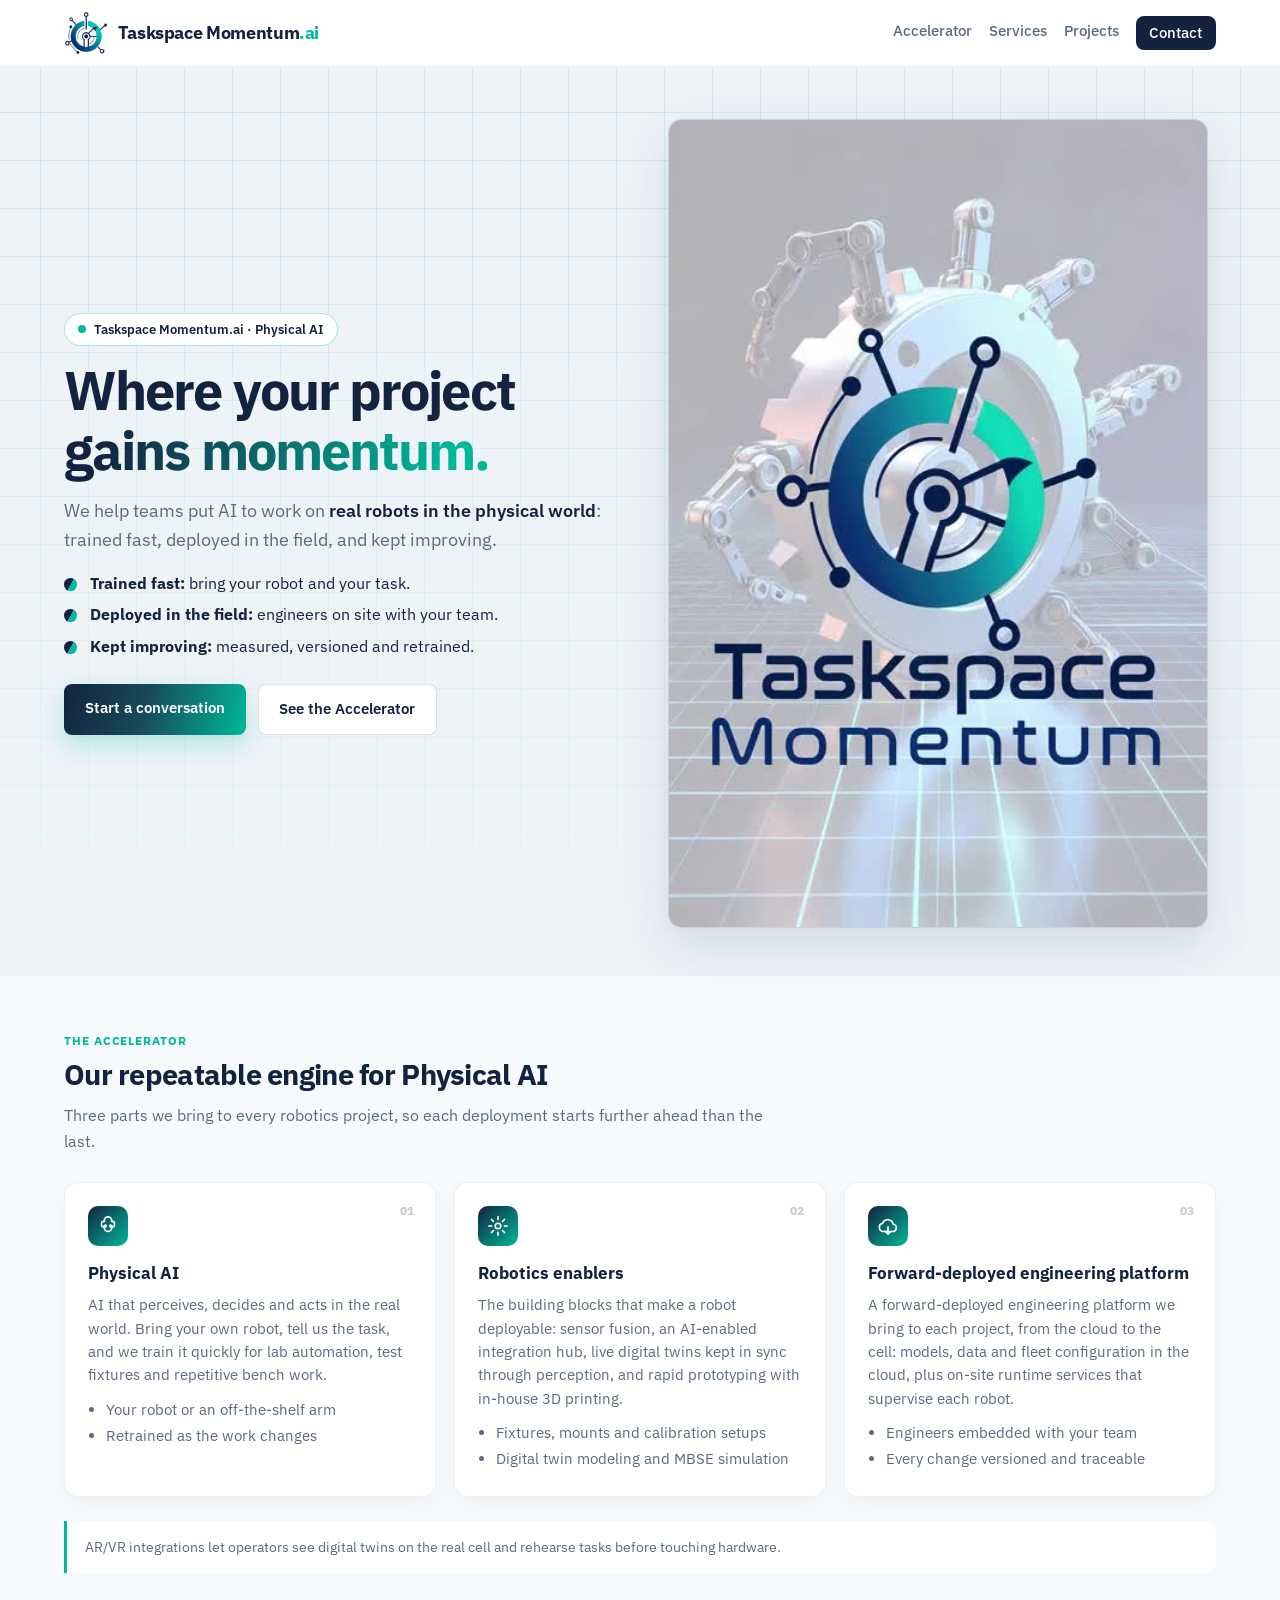
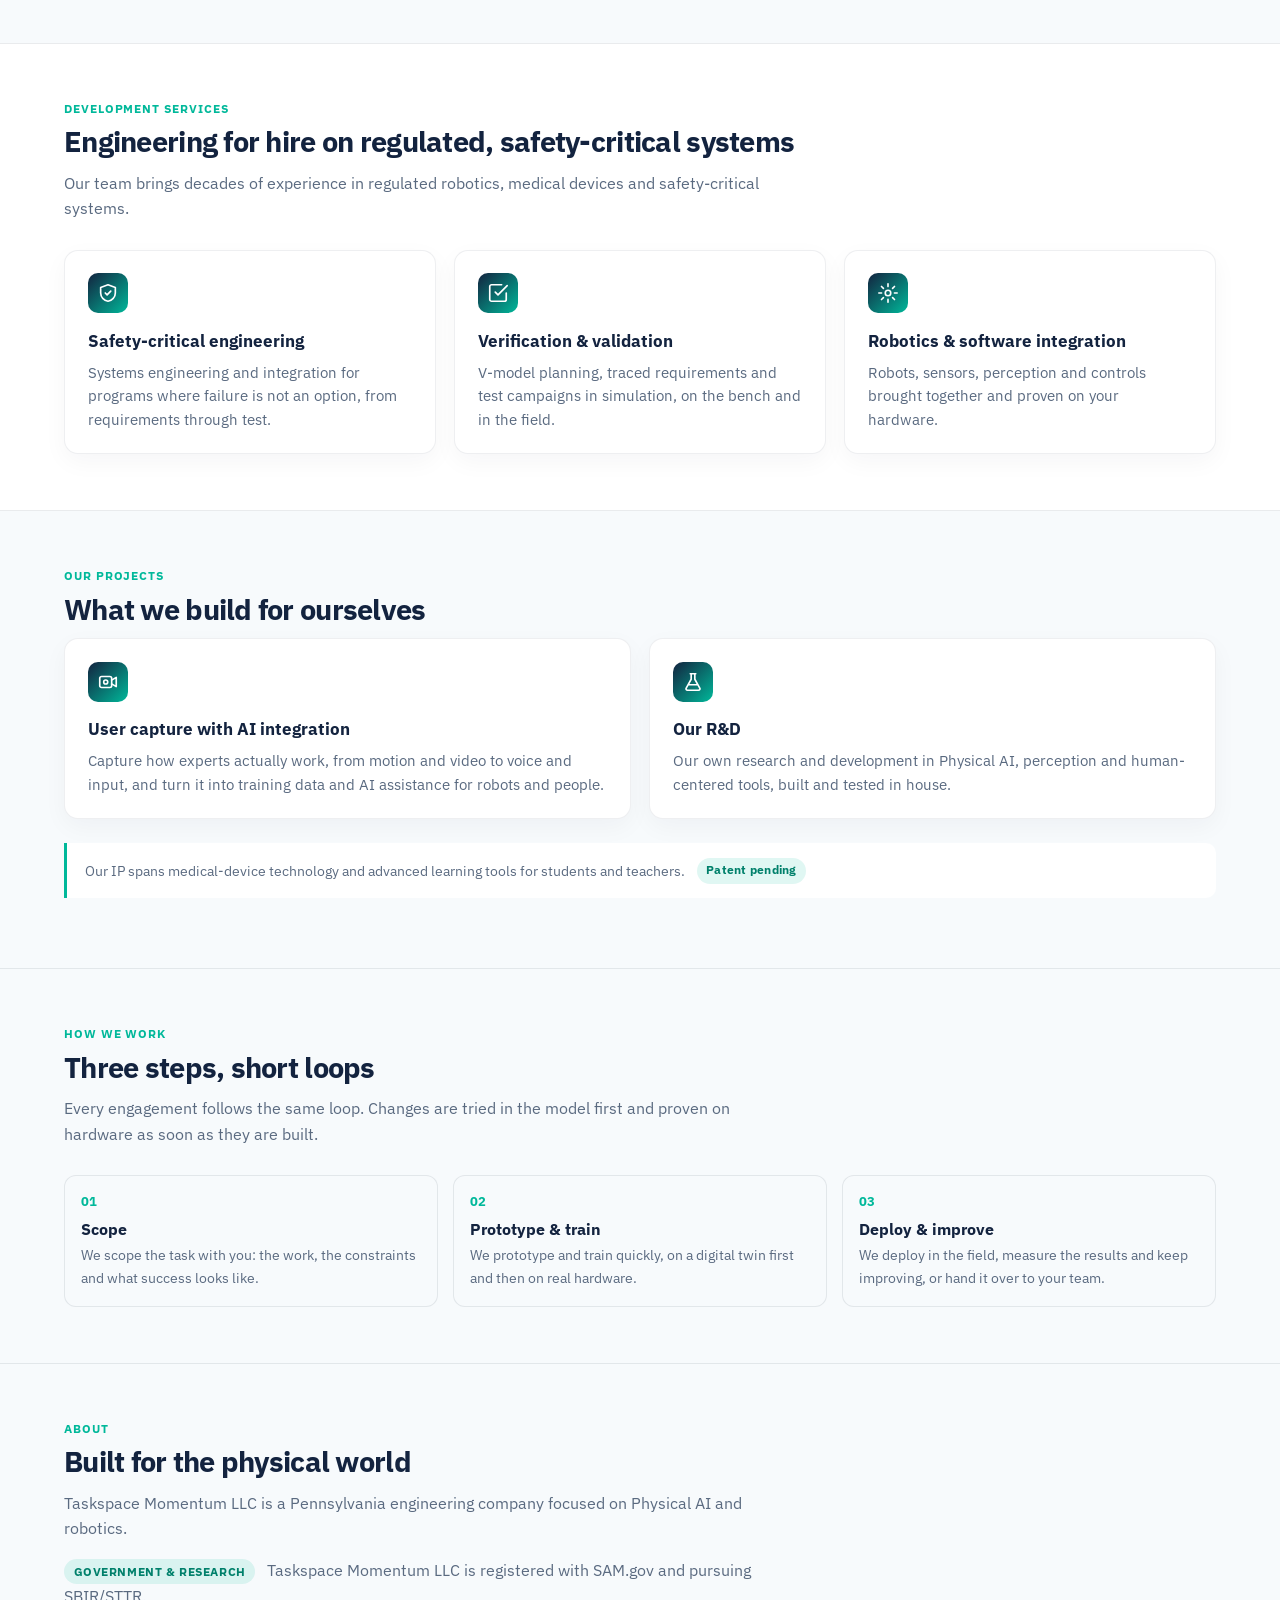
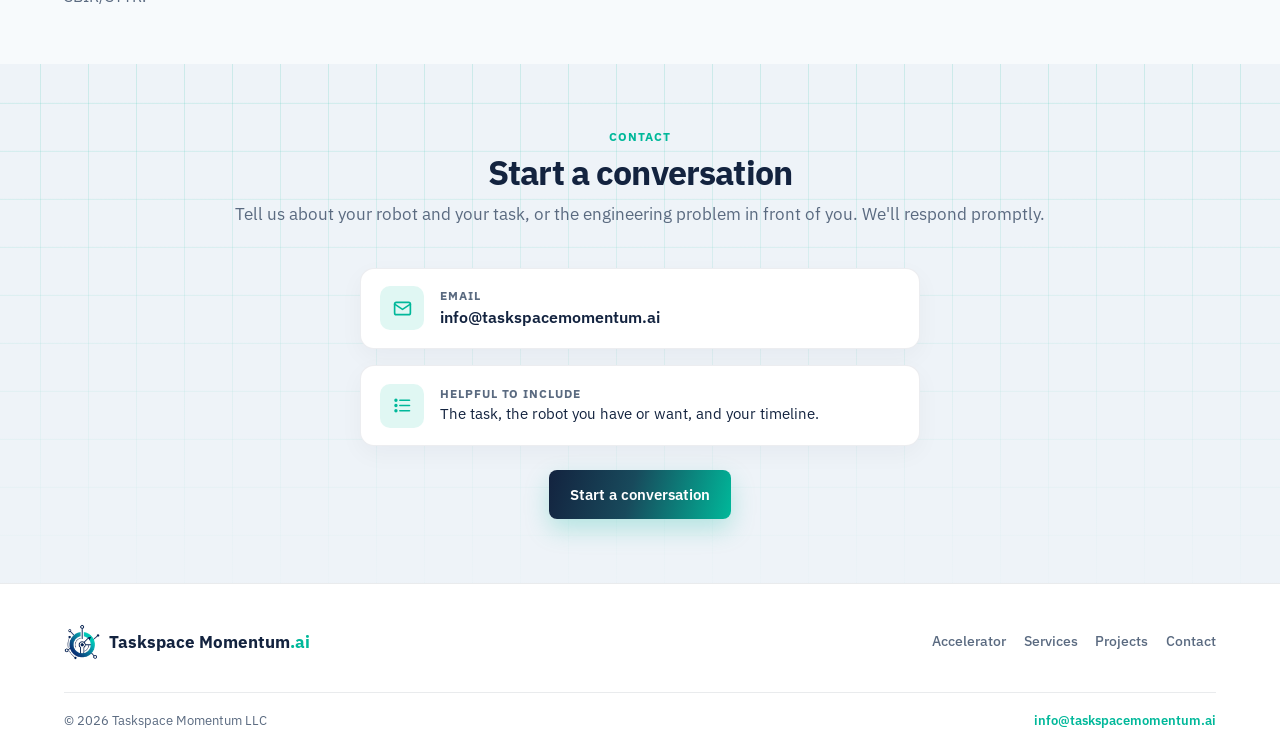
<file: index.html>
<!DOCTYPE html>
<html lang="en">
<head>
  <meta charset="utf-8" />
  <meta name="viewport" content="width=device-width, initial-scale=1" />
  <title>Taskspace Momentum.ai | Physical AI &amp; Robotics</title>
  <meta name="description" content="Where your project gains momentum. Taskspace Momentum puts AI to work on real robots in the physical world: trained fast, deployed in the field, and kept improving." />
  <link rel="canonical" href="https://taskspacemomentum.ai/" />
  <meta property="og:title" content="Taskspace Momentum.ai | Physical AI &amp; Robotics" />
  <meta property="og:description" content="Where your project gains momentum. Taskspace Momentum puts AI to work on real robots in the physical world: trained fast, deployed in the field, and kept improving." />
  <meta property="og:url" content="https://taskspacemomentum.ai/" />
  <meta property="og:image" content="https://taskspacemomentum.ai/assets/logo-icon.png" />
  <link rel="icon" href="assets/favicon.ico" sizes="any" />
  <link rel="icon" type="image/png" sizes="32x32" href="assets/favicon-32.png" />
  <link rel="icon" type="image/png" sizes="64x64" href="assets/logo-icon-64.png" />
  <link rel="apple-touch-icon" href="assets/apple-touch-icon.png" />
  <link rel="preconnect" href="https://fonts.googleapis.com" />
  <link rel="preconnect" href="https://fonts.gstatic.com" crossorigin />
  <link href="https://fonts.googleapis.com/css2?family=IBM+Plex+Sans:wght@400;500;600;700&amp;display=swap" rel="stylesheet" />
  <link rel="stylesheet" href="assets/site.css" />
</head>
<body>
  <header class="site-header">
    <a class="brand" href="#top" aria-label="Taskspace Momentum.ai home">
      <img class="brand-icon" src="assets/logo-icon-256.png" width="44" height="44" alt="" />
      <span>Taskspace Momentum<span class="dot-ai">.ai</span></span>
    </a>
    <nav class="site-nav" aria-label="Main">
      <a href="#accelerator">Accelerator</a>
      <a href="#services">Services</a>
      <a href="#projects">Projects</a>
      <a href="#contact" class="nav-cta">Contact</a>
    </nav>
  </header>
  <div class="hero grid-bg" id="top">
    <div>
      <span class="hero-badge">Taskspace Momentum.ai &middot; Physical AI</span>
      <h1>Where your project <span class="gradient-text">gains momentum.</span></h1>
      <p class="sub">We help teams put AI to work on <strong>real robots in the physical world</strong>: trained fast, deployed in the field, and kept improving.</p>
      <ul class="hero-points">
        <li><strong>Trained fast:</strong> bring your robot and your task.</li>
        <li><strong>Deployed in the field:</strong> engineers on site with your team.</li>
        <li><strong>Kept improving:</strong> measured, versioned and retrained.</li>
      </ul>
      <div class="cta-row">
        <a class="cta cta-primary" href="#contact">Start a conversation</a>
        <a class="cta cta-secondary" href="#accelerator">See the Accelerator</a>
      </div>
    </div>
    <div class="hero-media">
      <div class="media-card hero-video-card">
        <video autoplay muted loop playsinline preload="metadata" poster="assets/poster-physical-ai.jpg" aria-label="Taskspace Momentum logo over a rotating gear and robot-arm visualization">
          <source src="assets/hero-physical-ai.mp4" type="video/mp4" />
        </video>
      </div>
    </div>
  </div>
  <section id="accelerator" class="themes">
    <span class="section-tag">The Accelerator</span>
    <h2>Our repeatable engine for Physical AI</h2>
    <p class="lead">Three parts we bring to every robotics project, so each deployment starts further ahead than the last.</p>
    <div class="grid-3">
      <article class="card tile theme" id="physical-ai"><span id="robotics-raas" class="anchor-alias"></span><span class="tile-num">01</span><div class="ico"><svg viewBox="0 0 24 24" aria-hidden="true"><path d="M12 2a4 4 0 0 1 4 4v1h1a2 2 0 0 1 2 2v2a2 2 0 0 1-2 2h-1v1a4 4 0 0 1-8 0v-1H7a2 2 0 0 1-2-2V9a2 2 0 0 1 2-2h1V6a4 4 0 0 1 4-4z"/><circle cx="9" cy="12" r="1"/><circle cx="15" cy="12" r="1"/></svg></div><h3>Physical AI</h3><p>AI that perceives, decides and acts in the real world. Bring your own robot, tell us the task, and we train it quickly for lab automation, test fixtures and repetitive bench work.</p><ul><li>Your robot or an off-the-shelf arm</li><li>Retrained as the work changes</li></ul></article>
      <article class="card tile theme" id="enablers"><span id="tools" class="anchor-alias"></span><span class="tile-num">02</span><div class="ico"><svg viewBox="0 0 24 24" aria-hidden="true"><circle cx="12" cy="12" r="3"/><path d="M12 2v3M12 19v3M2 12h3M19 12h3M4.9 4.9 7 7M17 17l2.1 2.1M4.9 19.1 7 17M17 7l2.1-2.1"/></svg></div><h3>Robotics enablers</h3><p>The building blocks that make a robot deployable: sensor fusion, an AI-enabled integration hub, live digital twins kept in sync through perception, and rapid prototyping with in-house 3D printing.</p><ul><li>Fixtures, mounts and calibration setups</li><li>Digital twin modeling and MBSE simulation</li></ul></article>
      <article class="card tile theme" id="platform"><span class="tile-num">03</span><div class="ico"><svg viewBox="0 0 24 24" aria-hidden="true"><path d="M7 18h10a4 4 0 0 0 .6-7.96A6 6 0 0 0 6.1 9.1 4.5 4.5 0 0 0 7 18z"/><path d="M12 13v8M9 18l3 3 3-3"/></svg></div><h3>Forward-deployed engineering platform</h3><p>A forward-deployed engineering platform we bring to each project, from the cloud to the cell: models, data and fleet configuration in the cloud, plus on-site runtime services that supervise each robot.</p><ul><li>Engineers embedded with your team</li><li>Every change versioned and traceable</li></ul></article>
    </div>
    <p class="note" id="ar-vr">AR/VR integrations let operators see digital twins on the real cell and rehearse tasks before touching hardware.</p>
  </section>
  <section id="services" class="services-short">
    <span class="section-tag">Development Services</span>
    <h2>Engineering for hire on regulated, safety-critical systems</h2>
    <p class="lead">Our team brings decades of experience in regulated robotics, medical devices and safety-critical systems.</p>
    <div class="grid-3">
      <article class="card tile theme"><div class="ico"><svg viewBox="0 0 24 24" aria-hidden="true"><path d="M12 3 4 6v6c0 4.5 3.4 8.2 8 9 4.6-.8 8-4.5 8-9V6l-8-3z"/><path d="m9 12 2 2 4-4"/></svg></div><h3>Safety-critical engineering</h3><p>Systems engineering and integration for programs where failure is not an option, from requirements through test.</p></article>
      <article class="card tile theme"><div class="ico"><svg viewBox="0 0 24 24" aria-hidden="true"><path d="M9 11l3 3L22 4"/><path d="M21 12v7a2 2 0 0 1-2 2H5a2 2 0 0 1-2-2V5a2 2 0 0 1 2-2h11"/></svg></div><h3>Verification &amp; validation</h3><p>V-model planning, traced requirements and test campaigns in simulation, on the bench and in the field.</p></article>
      <article class="card tile theme"><div class="ico"><svg viewBox="0 0 24 24" aria-hidden="true"><circle cx="12" cy="12" r="3"/><path d="M12 2v3M12 19v3M2 12h3M19 12h3M4.9 4.9 7 7M17 17l2.1 2.1M4.9 19.1 7 17M17 7l2.1-2.1"/></svg></div><h3>Robotics &amp; software integration</h3><p>Robots, sensors, perception and controls brought together and proven on your hardware.</p></article>
    </div>
  </section>
  <section id="projects" class="themes">
    <span class="section-tag">Our Projects</span>
    <h2>What we build for ourselves</h2>
    <div class="grid-2">
      <article class="card tile theme" id="user-capture"><div class="ico"><svg viewBox="0 0 24 24" aria-hidden="true"><rect x="3" y="6" width="13" height="12" rx="2"/><path d="m16 10 5-3v10l-5-3"/><circle cx="9.5" cy="12" r="2.2"/></svg></div><h3>User capture with AI integration</h3><p>Capture how experts actually work, from motion and video to voice and input, and turn it into training data and AI assistance for robots and people.</p></article>
      <article class="card tile theme" id="research"><div class="ico"><svg viewBox="0 0 24 24" aria-hidden="true"><path d="M9 3h6M10 3v6L4.6 18.6A1.6 1.6 0 0 0 6 21h12a1.6 1.6 0 0 0 1.4-2.4L14 9V3"/><path d="M7.5 15h9"/></svg></div><h3>Our R&amp;D</h3><p>Our own research and development in Physical AI, perception and human-centered tools, built and tested in house.</p></article>
    </div>
    <p class="note ip-line">Our IP spans medical-device technology and advanced learning tools for students and teachers. <span class="status">Patent pending</span></p>
  </section>
  <section id="how" class="how">
    <span class="section-tag">How we work</span>
    <h2>Three steps, short loops</h2>
    <p class="lead">Every engagement follows the same loop. Changes are tried in the model first and proven on hardware as soon as they are built.</p>
    <ol class="accel-steps steps-3">
      <li><strong>Scope</strong>We scope the task with you: the work, the constraints and what success looks like.</li>
      <li><strong>Prototype &amp; train</strong>We prototype and train quickly, on a digital twin first and then on real hardware.</li>
      <li><strong>Deploy &amp; improve</strong>We deploy in the field, measure the results and keep improving, or hand it over to your team.</li>
    </ol>
  </section>
  <section id="about" class="about-short">
    <span class="section-tag">About</span>
    <h2>Built for the physical world</h2>
    <p class="lead">Taskspace Momentum LLC is a Pennsylvania engineering company focused on Physical AI and robotics.</p>
    <p class="gov-line"><span class="gov-tag">Government &amp; research</span> Taskspace Momentum LLC is registered with SAM.gov and pursuing SBIR/STTR.</p>
  </section>
  <section id="contact" class="contact grid-bg">
    <div class="contact-head">
      <span class="section-tag">Contact</span>
      <h2>Start a conversation</h2>
      <p>Tell us about your robot and your task, or the engineering problem in front of you. We'll respond promptly.</p>
    </div>
    <div class="contact-list contact-simple">
      <div class="contact-item"><div class="contact-ico"><svg viewBox="0 0 24 24" aria-hidden="true"><rect x="3" y="5" width="18" height="14" rx="2"/><path d="m3 7 9 6 9-6"/></svg></div><div><span class="contact-label">Email</span><a class="contact-value" href="mailto:info@taskspacemomentum.ai">info@taskspacemomentum.ai</a></div></div>
      <div class="contact-item"><div class="contact-ico"><svg viewBox="0 0 24 24" aria-hidden="true"><path d="M9 6h11M9 12h11M9 18h11"/><circle cx="4.5" cy="6" r="1"/><circle cx="4.5" cy="12" r="1"/><circle cx="4.5" cy="18" r="1"/></svg></div><div><span class="contact-label">Helpful to include</span><span class="contact-text">The task, the robot you have or want, and your timeline.</span></div></div>
      <div class="cta-row contact-cta"><a class="cta cta-primary" href="mailto:info@taskspacemomentum.ai">Start a conversation</a></div>
    </div>
  </section>
  <footer class="site-footer footer-simple">
    <div class="footer-row">
      <a class="footer-brand" href="#top"><img src="assets/logo-icon-64.png" width="36" height="36" alt="" /><span>Taskspace Momentum<span class="dot-ai">.ai</span></span></a>
      <nav class="footer-links" aria-label="Footer"><a href="#accelerator">Accelerator</a> <a href="#services">Services</a> <a href="#projects">Projects</a> <a href="#contact">Contact</a></nav>
    </div>
    <div class="footer-legal">
      <span>&copy; 2026 Taskspace Momentum LLC</span>
      <a class="footer-email" href="mailto:info@taskspacemomentum.ai">info@taskspacemomentum.ai</a>
    </div>
  </footer>
</body>
</html>
</file>
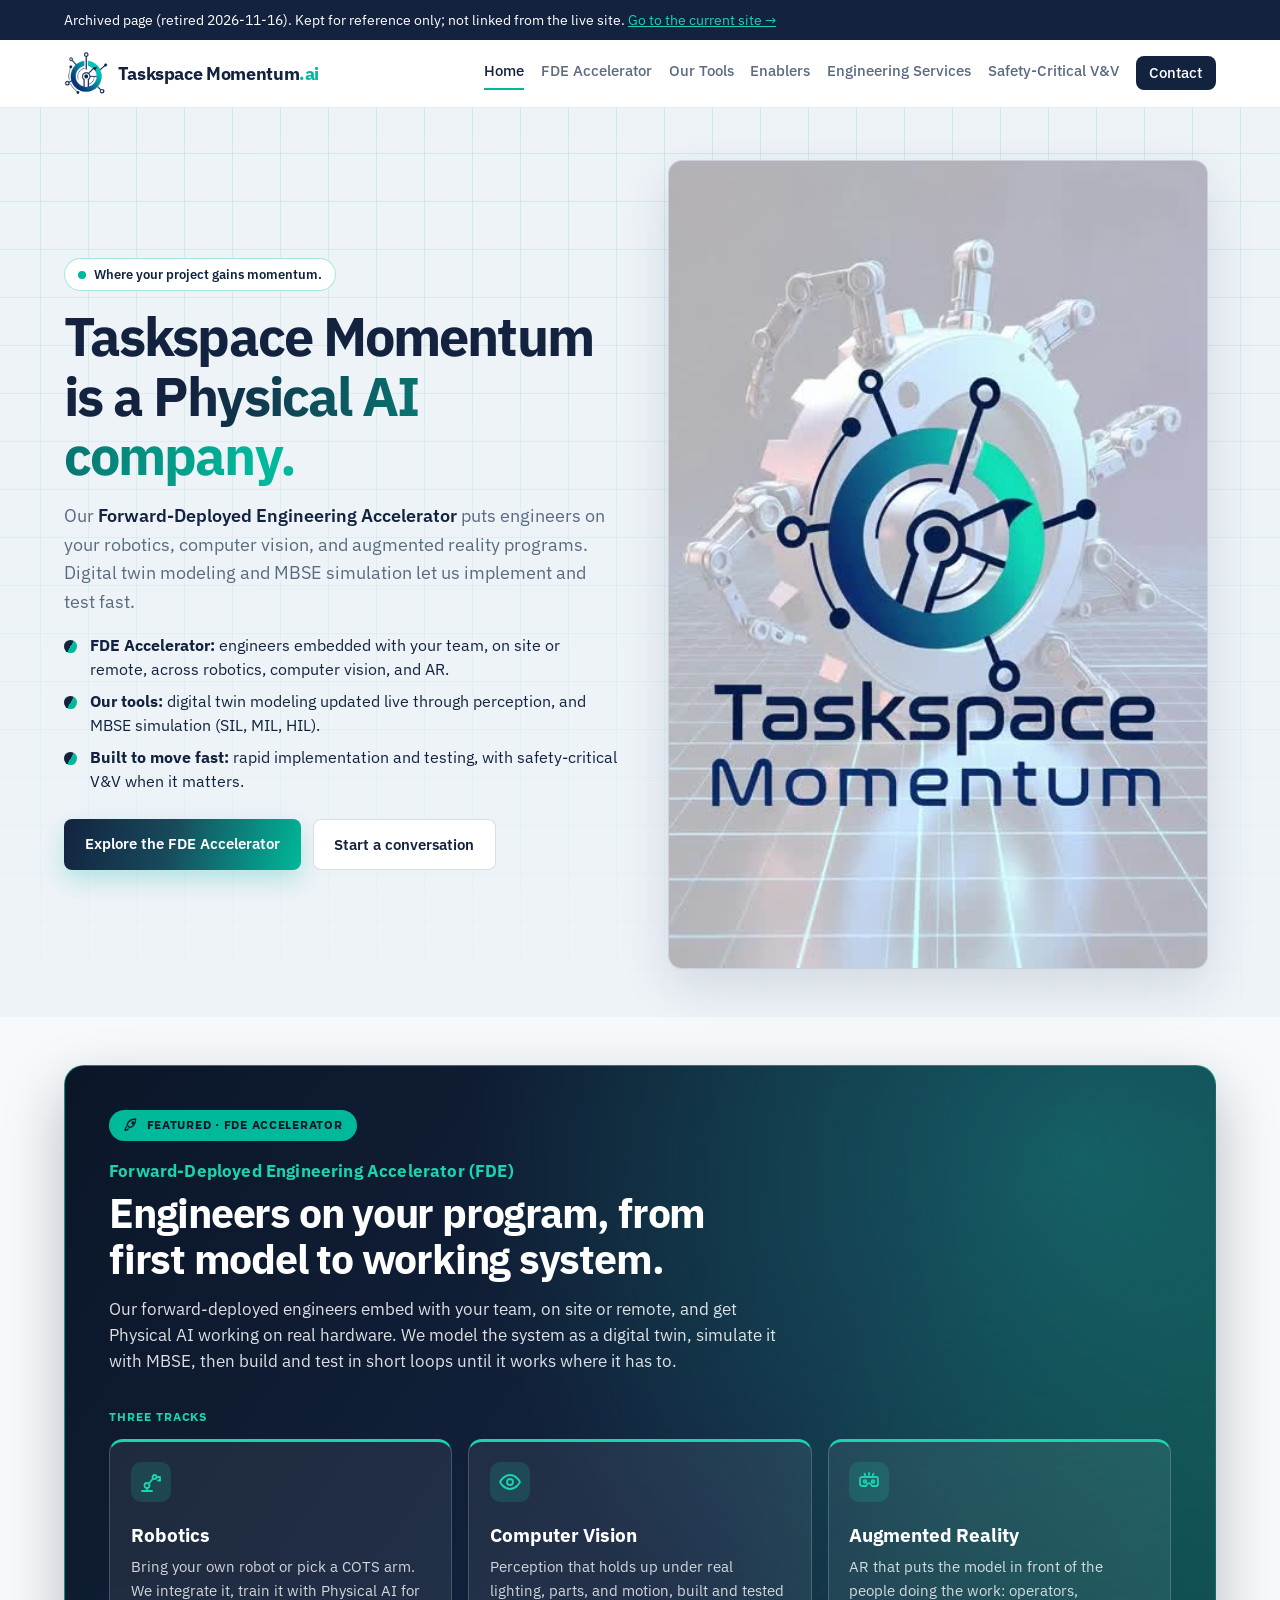
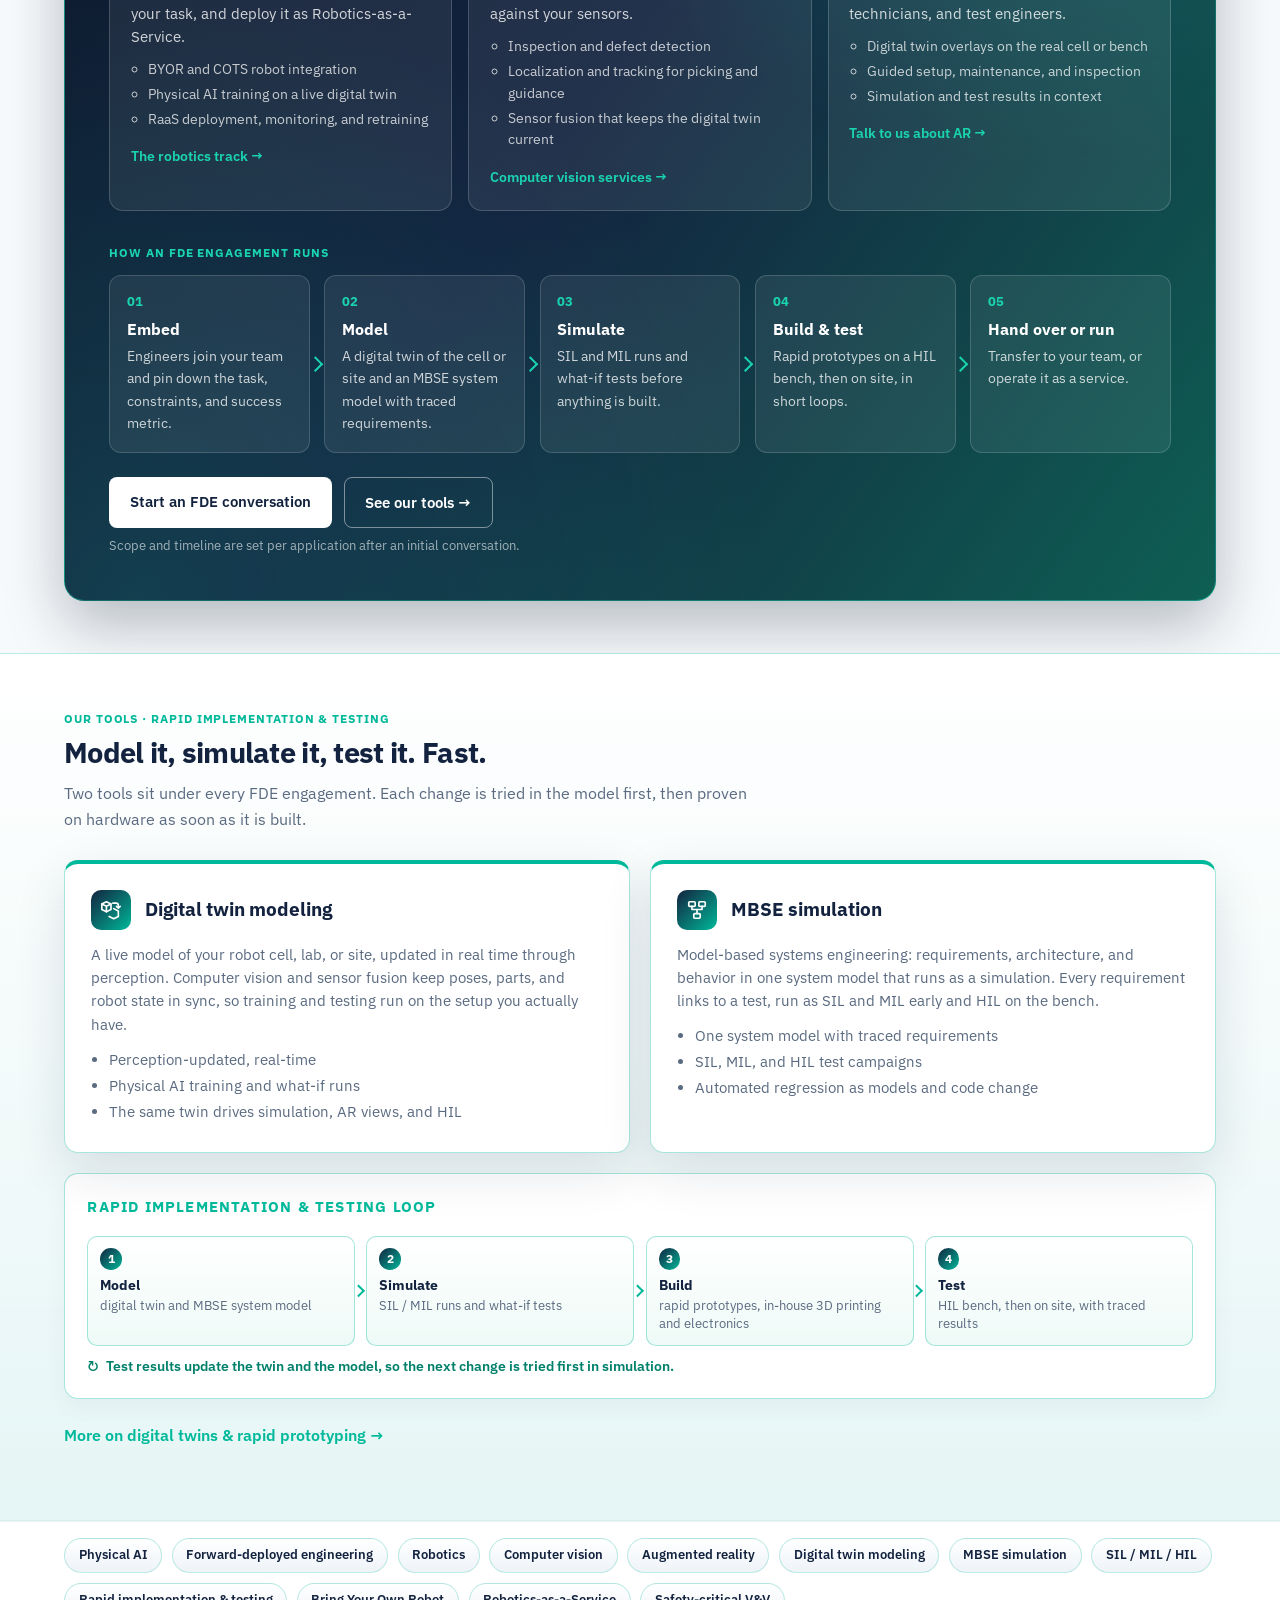
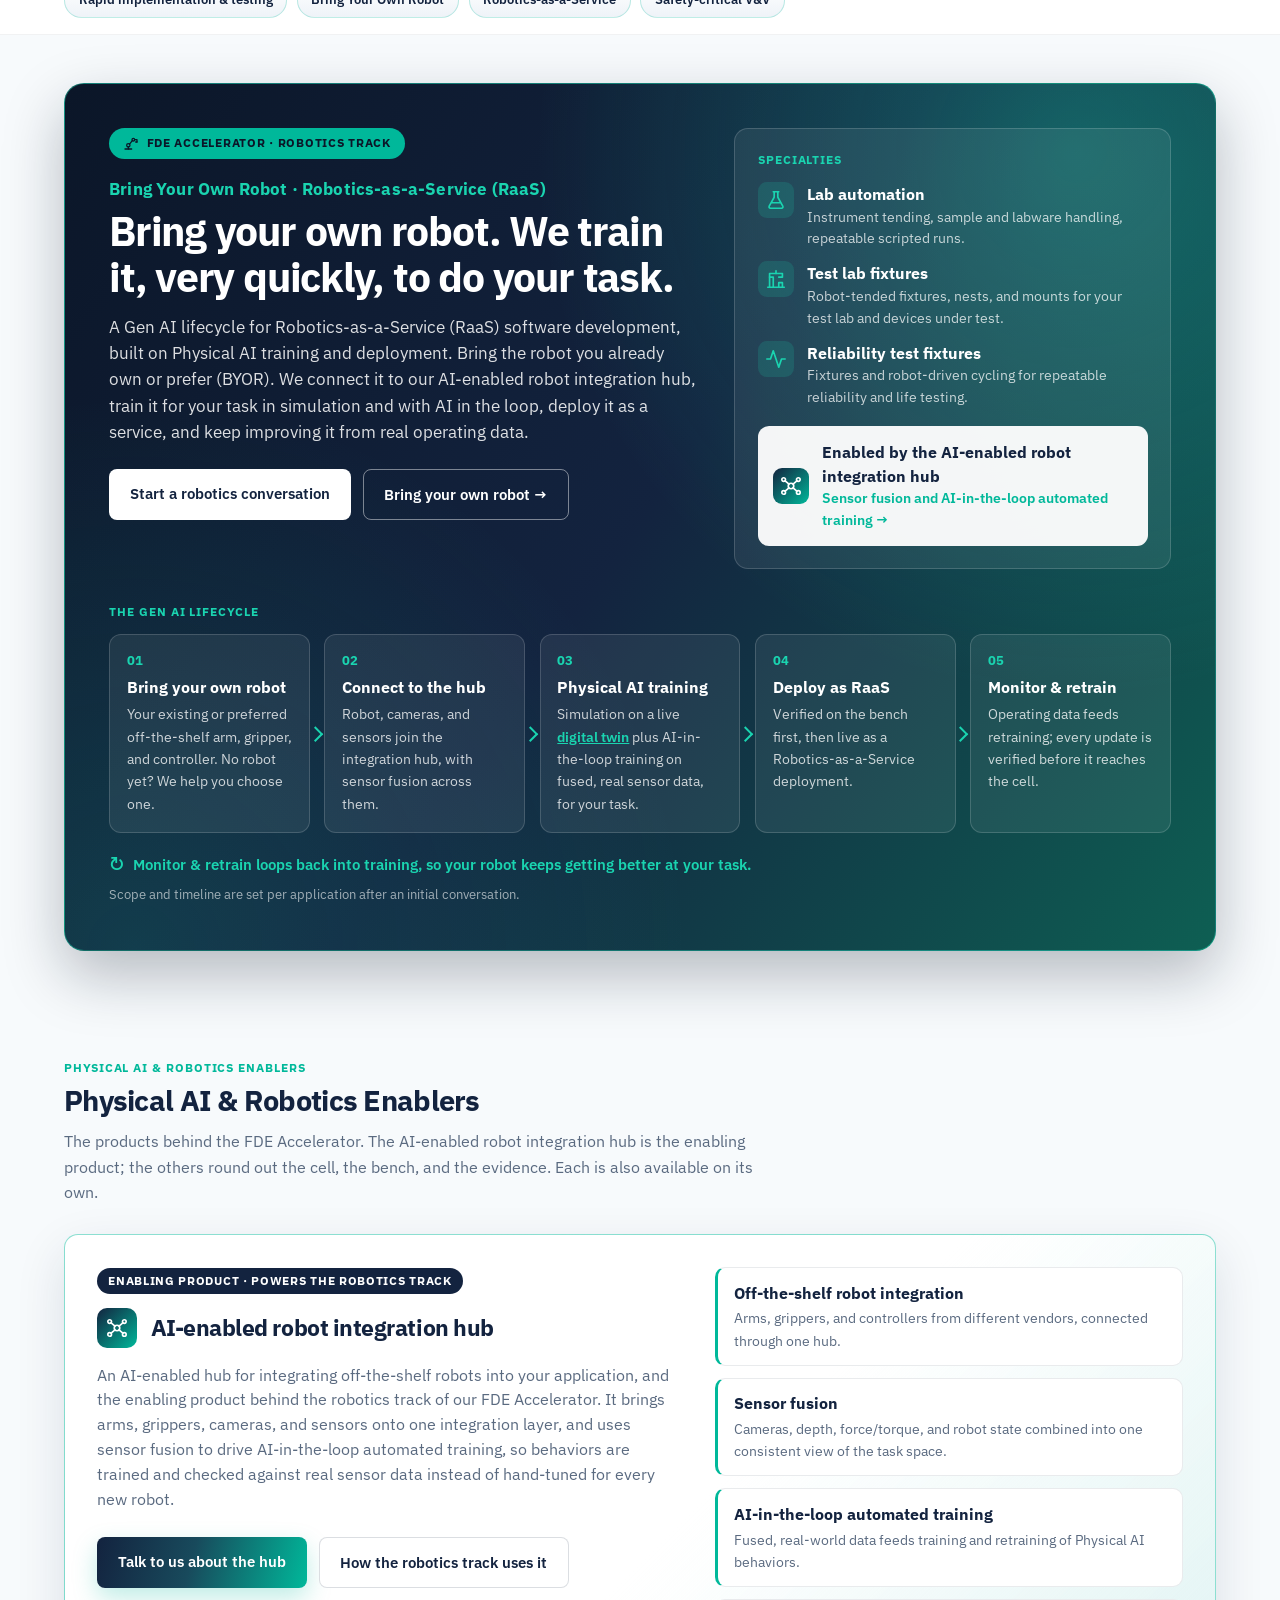
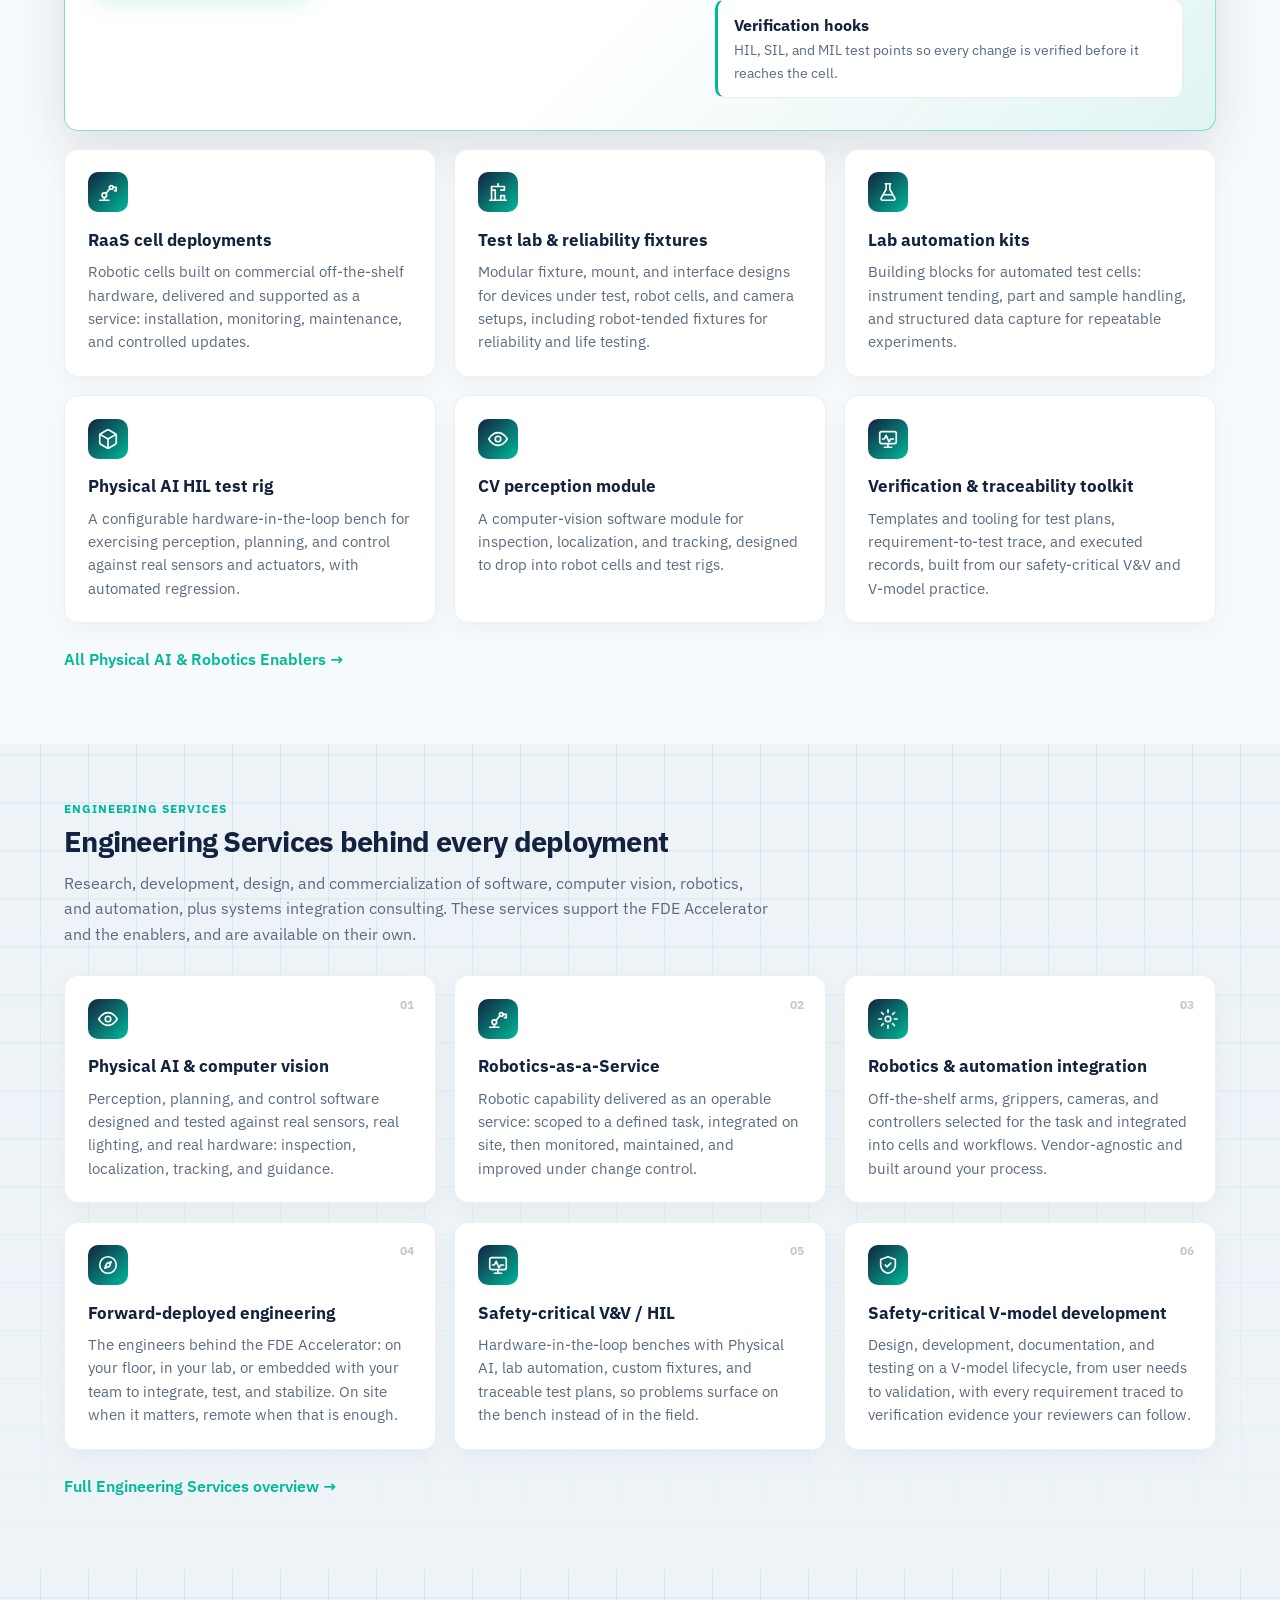
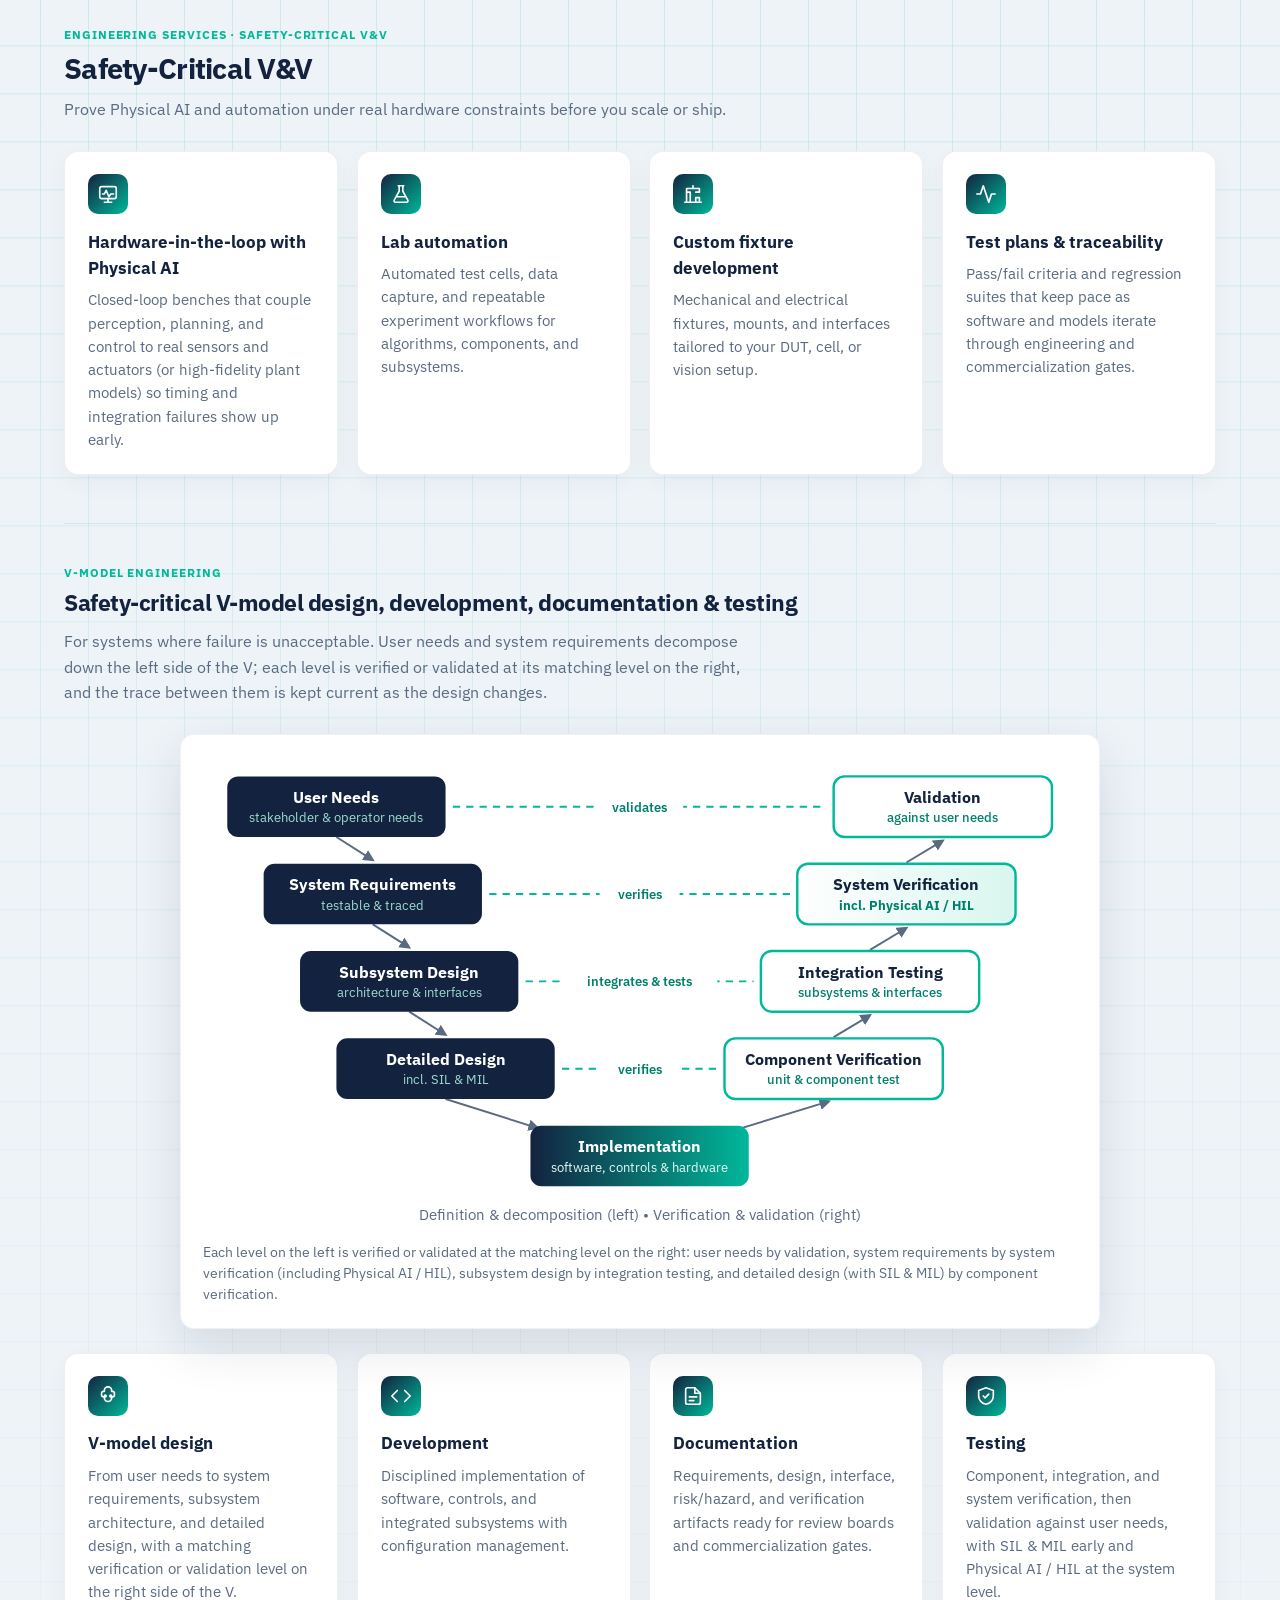
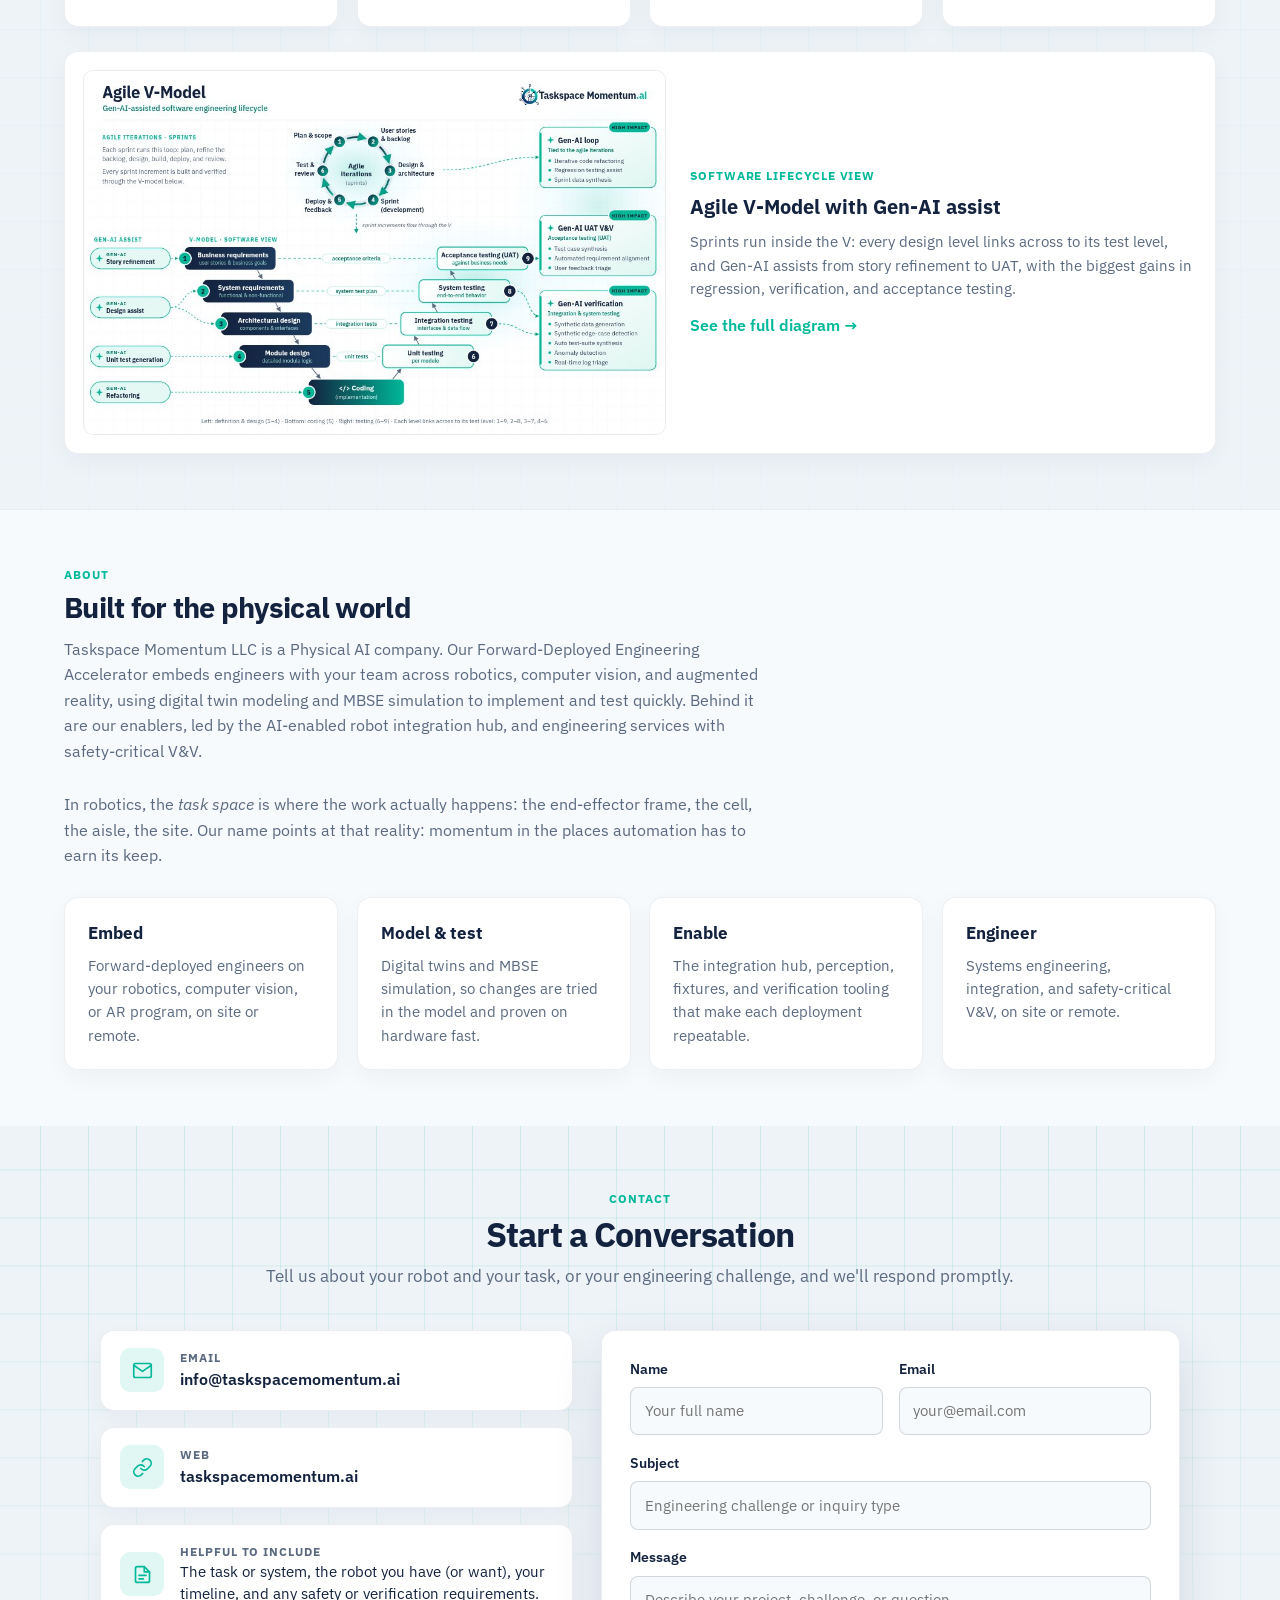
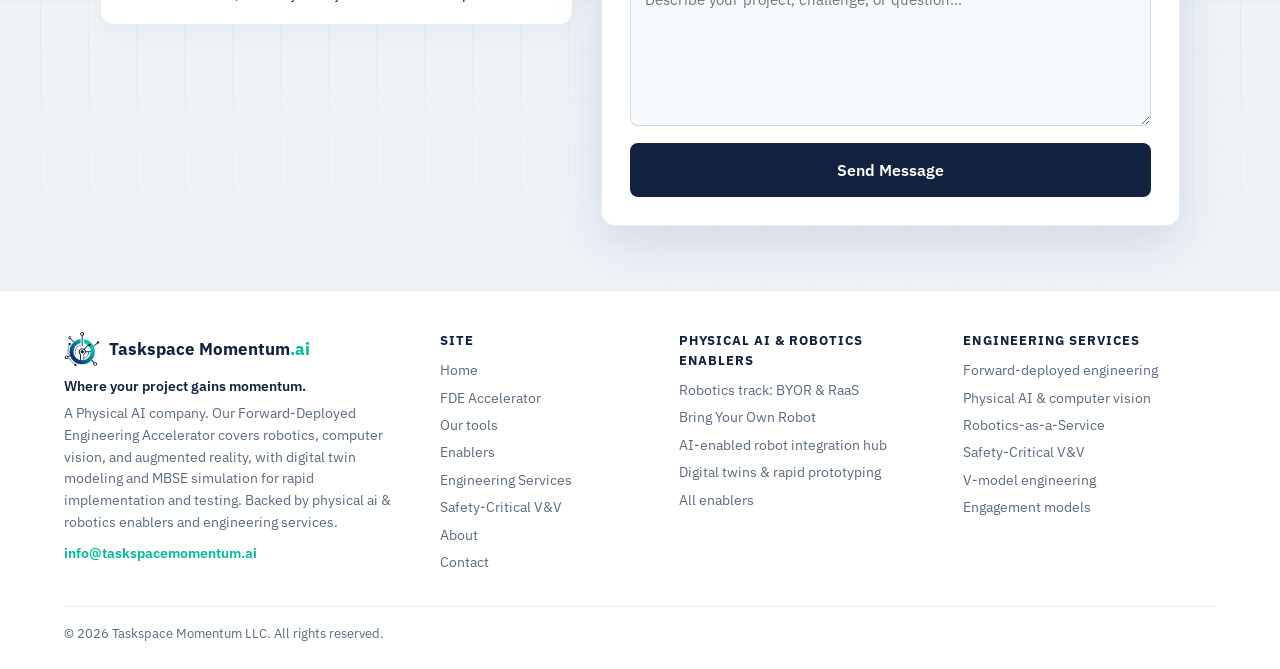
<file: archive/index.html>
<!DOCTYPE html>
<html lang="en">
<head>
  <meta charset="utf-8" />
  <meta name="robots" content="noindex, nofollow" />
  <meta name="viewport" content="width=device-width, initial-scale=1" />
  <title>Taskspace Momentum.ai | Physical AI Company &middot; Forward-Deployed Engineering Accelerator</title>
  <meta name="description" content="Where your project gains momentum. Taskspace Momentum is a Physical AI company. Our Forward-Deployed Engineering Accelerator covers robotics, computer vision, and augmented reality, with digital twin modeling and MBSE simulation for rapid implementation and testing." />
  <meta property="og:title" content="Taskspace Momentum.ai | Physical AI Company &middot; Forward-Deployed Engineering Accelerator" />
  <meta property="og:description" content="Where your project gains momentum. Taskspace Momentum is a Physical AI company. Our Forward-Deployed Engineering Accelerator covers robotics, computer vision, and augmented reality, with digital twin modeling and MBSE simulation for rapid implementation and testing." />
  <meta property="og:image" content="assets/logo-icon.png" />
  <link rel="icon" href="../assets/favicon.ico" sizes="any" />
  <link rel="icon" type="image/png" sizes="32x32" href="../assets/favicon-32.png" />
  <link rel="icon" type="image/png" sizes="64x64" href="../assets/logo-icon-64.png" />
  <link rel="apple-touch-icon" href="../assets/apple-touch-icon.png" />
  <link rel="preconnect" href="https://fonts.googleapis.com" />
  <link rel="preconnect" href="https://fonts.gstatic.com" crossorigin />
  <link href="https://fonts.googleapis.com/css2?family=IBM+Plex+Sans:wght@400;500;600;700&amp;display=swap" rel="stylesheet" />
  <link rel="stylesheet" href="../assets/site.css" />
</head>
<body>
<div style="background:#13233f;color:#fff;padding:.6rem 5%;font-size:.85rem">Archived page (retired 2026-11-16). Kept for reference only; not linked from the live site. <a href="../index.html" style="color:#1ad4b0">Go to the current site &rarr;</a></div>
  <header class="site-header">
    <a class="brand" href="index.html" aria-label="Taskspace Momentum.ai home">
      <img class="brand-icon" src="../assets/logo-icon-256.png" width="44" height="44" alt="" />
      <span>Taskspace Momentum<span class="dot-ai">.ai</span></span>
    </a>
    <nav class="site-nav" aria-label="Main">
      <a href="index.html" aria-current="page">Home</a>
      <a href="index.html#accelerator">FDE Accelerator</a>
      <a href="index.html#tools">Our Tools</a>
      <a href="products.html">Enablers</a>
      <a href="services.html">Engineering Services</a>
      <a href="index.html#vv">Safety-Critical V&amp;V</a>
      <a href="index.html#contact" class="nav-cta">Contact</a>
    </nav>
  </header>

  <div class="hero grid-bg">
    <div>
      <span class="hero-badge">Where your project gains momentum.</span>
      <h1>Taskspace Momentum is a <span class="gradient-text">Physical AI company.</span></h1>
      <p class="sub">Our <strong>Forward-Deployed Engineering Accelerator</strong> puts engineers on your robotics, computer vision, and augmented reality programs. Digital twin modeling and MBSE simulation let us implement and test fast.</p>
      <ul class="hero-points">
        <li><strong>FDE Accelerator:</strong> engineers embedded with your team, on site or remote, across robotics, computer vision, and AR.</li>
        <li><strong>Our tools:</strong> digital twin modeling updated live through perception, and MBSE simulation (SIL, MIL, HIL).</li>
        <li><strong>Built to move fast:</strong> rapid implementation and testing, with safety-critical V&amp;V when it matters.</li>
      </ul>
      <div class="cta-row">
        <a class="cta cta-primary" href="#accelerator">Explore the FDE Accelerator</a>
        <a class="cta cta-secondary" href="#contact">Start a conversation</a>
      </div>
    </div>
    <div class="hero-media">
      <div class="media-card hero-video-card">
        <video autoplay muted loop playsinline preload="metadata" poster="../assets/poster-physical-ai.jpg" aria-label="Taskspace Momentum logo over a rotating gear and robot-arm visualization">
          <source src="../assets/hero-physical-ai.mp4" type="video/mp4" />
        </video>
      </div>
    </div>
  </div>

  <section id="accelerator" class="af-wrap">
    <div class="af">
      <span class="af-badge"><svg viewBox="0 0 24 24" aria-hidden="true"><path d="M5 15c-1.5 1.5-2 5-2 5s3.5-.5 5-2"/><path d="M9 15 6 12c1.5-5 6-9 13-9 0 7-4 11.5-9 13l-1-1z"/><circle cx="15" cy="9" r="1.6"/></svg> Featured &middot; FDE Accelerator</span>
      <p class="af-name">Forward-Deployed Engineering Accelerator (FDE)</p>
      <h2>Engineers on your program, from first model to working system.</h2>
      <p class="af-lead">Our forward-deployed engineers embed with your team, on site or remote, and get Physical AI working on real hardware. We model the system as a digital twin, simulate it with MBSE, then build and test in short loops until it works where it has to.</p>
      <p class="af-steps-h">Three tracks</p>
      <ul class="fde-tracks">
          <li class="fde-track"><div class="fde-ico"><svg viewBox="0 0 24 24" aria-hidden="true"><path d="M3 21h10"/><path d="M8 21v-3"/><circle cx="8" cy="15.5" r="2.5"/><path d="M9.8 13.7 14 8.5"/><circle cx="15.5" cy="7" r="2"/><path d="M17.5 7H21v3.5"/><path d="M21 10.5h-2"/></svg></div><h3>Robotics</h3><p>Bring your own robot or pick a COTS arm. We integrate it, train it with Physical AI for your task, and deploy it as Robotics-as-a-Service.</p><ul><li>BYOR and COTS robot integration</li><li>Physical AI training on a live digital twin</li><li>RaaS deployment, monitoring, and retraining</li></ul><a class="af-link" href="#robotics-raas">The robotics track &rarr;</a></li>
          <li class="fde-track"><div class="fde-ico"><svg viewBox="0 0 24 24" aria-hidden="true"><path d="M2 12s3.6-7 10-7 10 7 10 7-3.6 7-10 7S2 12 2 12z"/><circle cx="12" cy="12" r="3"/></svg></div><h3>Computer Vision</h3><p>Perception that holds up under real lighting, parts, and motion, built and tested against your sensors.</p><ul><li>Inspection and defect detection</li><li>Localization and tracking for picking and guidance</li><li>Sensor fusion that keeps the digital twin current</li></ul><a class="af-link" href="services.html#offerings">Computer vision services &rarr;</a></li>
          <li class="fde-track"><div class="fde-ico"><svg viewBox="0 0 24 24" aria-hidden="true"><path d="M3 9a2 2 0 0 1 2-2h14a2 2 0 0 1 2 2v5a2 2 0 0 1-2 2h-4l-1.6-2.2a1.8 1.8 0 0 0-2.8 0L9 16H5a2 2 0 0 1-2-2V9z"/><circle cx="8" cy="11.5" r="1.4"/><circle cx="16" cy="11.5" r="1.4"/><path d="M12 3v2M7.5 3.8l.8 1.4M16.5 3.8l-.8 1.4"/></svg></div><h3>Augmented Reality</h3><p>AR that puts the model in front of the people doing the work: operators, technicians, and test engineers.</p><ul><li>Digital twin overlays on the real cell or bench</li><li>Guided setup, maintenance, and inspection</li><li>Simulation and test results in context</li></ul><a class="af-link" href="#contact">Talk to us about AR &rarr;</a></li>
      </ul>
      <p class="af-steps-h">How an FDE engagement runs</p>
      <ol class="af-steps">
        <li><strong>Embed</strong>Engineers join your team and pin down the task, constraints, and success metric.</li>
        <li><strong>Model</strong>A digital twin of the cell or site and an MBSE system model with traced requirements.</li>
        <li><strong>Simulate</strong>SIL and MIL runs and what-if tests before anything is built.</li>
        <li><strong>Build &amp; test</strong>Rapid prototypes on a HIL bench, then on site, in short loops.</li>
        <li><strong>Hand over or run</strong>Transfer to your team, or operate it as a service.</li>
      </ol>
      <div class="cta-row">
        <a class="cta cta-light" href="#contact">Start an FDE conversation</a>
        <a class="cta cta-ghost" href="#tools">See our tools &rarr;</a>
      </div>
      <p class="af-note">Scope and timeline are set per application after an initial conversation.</p>
    </div>
  </section>

  <section id="tools" class="dt-band">
    <span class="section-tag">Our tools &middot; rapid implementation &amp; testing</span>
    <h2>Model it, simulate it, test it. Fast.</h2>
    <p class="lead">Two tools sit under every FDE engagement. Each change is tried in the model first, then proven on hardware as soon as it is built.</p>
    <div class="dt-grid">
      <article class="card dt-card">
        <div class="dt-head"><div class="ico"><svg viewBox="0 0 24 24" aria-hidden="true"><path d="M7 3 2 5.5v6L7 14l5-2.5v-6L7 3z"/><path d="M2 5.5 7 8l5-2.5M7 8v6"/><path d="M15 10.5 20 13v6l-5 2.5-5-2.5"/><path d="M14 4.5h3.5A2.5 2.5 0 0 1 20 7v2.5"/><path d="m18 8 2 2 2-2"/></svg></div><h3>Digital twin modeling</h3></div>
        <p>A live model of your robot cell, lab, or site, updated in real time through perception. Computer vision and sensor fusion keep poses, parts, and robot state in sync, so training and testing run on the setup you actually have.</p>
        <ul><li>Perception-updated, real-time</li><li>Physical AI training and what-if runs</li><li>The same twin drives simulation, AR views, and HIL</li></ul>
      </article>
      <article class="card dt-card">
        <div class="dt-head"><div class="ico"><svg viewBox="0 0 24 24" aria-hidden="true"><rect x="3" y="3" width="7" height="5" rx="1"/><rect x="14" y="3" width="7" height="5" rx="1"/><rect x="8.5" y="16" width="7" height="5" rx="1"/><path d="M6.5 8v3.5h11V8M12 11.5V16"/></svg></div><h3>MBSE simulation</h3></div>
        <p>Model-based systems engineering: requirements, architecture, and behavior in one system model that runs as a simulation. Every requirement links to a test, run as SIL and MIL early and HIL on the bench.</p>
        <ul><li>One system model with traced requirements</li><li>SIL, MIL, and HIL test campaigns</li><li>Automated regression as models and code change</li></ul>
      </article>
    </div>
    <div class="card tools-loop"><p class="af-steps-h tools-loop-h">Rapid implementation &amp; testing loop</p><ol class="flow"><li><span class="flow-n">1</span><strong>Model</strong><span>digital twin and MBSE system model</span></li><li><span class="flow-n">2</span><strong>Simulate</strong><span>SIL / MIL runs and what-if tests</span></li><li><span class="flow-n">3</span><strong>Build</strong><span>rapid prototypes, in-house 3D printing and electronics</span></li><li><span class="flow-n">4</span><strong>Test</strong><span>HIL bench, then on site, with traced results</span></li></ol><p class="flow-loop"><span aria-hidden="true">&#8635;</span> Test results update the twin and the model, so the next change is tried first in simulation.</p></div>
    <p class="section-foot"><a class="text-link" href="products.html#digital-twin">More on digital twins &amp; rapid prototyping &rarr;</a></p>
  </section>

  <div class="strip">
    <span>Physical AI</span><span>Forward-deployed engineering</span><span>Robotics</span><span>Computer vision</span><span>Augmented reality</span><span>Digital twin modeling</span><span>MBSE simulation</span><span>SIL / MIL / HIL</span><span>Rapid implementation &amp; testing</span><span>Bring Your Own Robot</span><span>Robotics-as-a-Service</span><span>Safety-critical V&amp;V</span>
  </div>

  <section id="robotics-raas" class="af-wrap">
    <div class="af">
      <div class="af-top">
        <div class="af-intro">
          <span class="af-badge"><svg viewBox="0 0 24 24" aria-hidden="true"><path d="M3 21h10"/><path d="M8 21v-3"/><circle cx="8" cy="15.5" r="2.5"/><path d="M9.8 13.7 14 8.5"/><circle cx="15.5" cy="7" r="2"/><path d="M17.5 7H21v3.5"/><path d="M21 10.5h-2"/></svg> FDE Accelerator &middot; Robotics track</span>
          <p class="af-name">Bring Your Own Robot &middot; Robotics-as-a-Service (RaaS)</p>
          <h2>Bring your own robot. We train it, very quickly, to do your task.</h2>
          <p class="af-lead">A Gen AI lifecycle for Robotics-as-a-Service (RaaS) software development, built on Physical AI training and deployment. Bring the robot you already own or prefer (BYOR). We connect it to our AI-enabled robot integration hub, train it for your task in simulation and with AI in the loop, deploy it as a service, and keep improving it from real operating data.</p>
          <div class="cta-row">
            <a class="cta cta-light" href="#contact">Start a robotics conversation</a>
            <a class="cta cta-ghost" href="products.html#byor">Bring your own robot &rarr;</a>
          </div>
        </div>
        <aside class="af-side" aria-label="Robotics track specialties">
          <p class="af-side-h">Specialties</p>
          <ul class="af-spec">
            <li><svg viewBox="0 0 24 24" aria-hidden="true"><path d="M9 3h6M10 3v6L4.6 18.6A1.6 1.6 0 0 0 6 21h12a1.6 1.6 0 0 0 1.4-2.4L14 9V3"/><path d="M7.5 15h9"/></svg><div><strong>Lab automation</strong><span>Instrument tending, sample and labware handling, repeatable scripted runs.</span></div></li>
            <li><svg viewBox="0 0 24 24" aria-hidden="true"><path d="M3 21h18"/><path d="M5 21V10h4v11"/><path d="M15 21v-5h4v5"/><path d="M5 10V6h14v4h-4"/><path d="M12 6V3"/></svg><div><strong>Test lab fixtures</strong><span>Robot-tended fixtures, nests, and mounts for your test lab and devices under test.</span></div></li>
            <li><svg viewBox="0 0 24 24" aria-hidden="true"><path d="M22 12h-4l-3 9L9 3l-3 9H2"/></svg><div><strong>Reliability test fixtures</strong><span>Fixtures and robot-driven cycling for repeatable reliability and life testing.</span></div></li>
          </ul>
          <a class="af-hub" href="#integration-hub"><svg viewBox="0 0 24 24" aria-hidden="true"><circle cx="12" cy="12" r="3"/><circle cx="4" cy="5" r="2"/><circle cx="20" cy="5" r="2"/><circle cx="4" cy="19" r="2"/><circle cx="20" cy="19" r="2"/><path d="M5.6 6.4 9.8 10M18.4 6.4 14.2 10M5.6 17.6l4.2-3.6M18.4 17.6l-4.2-3.6"/></svg><div><strong>Enabled by the AI-enabled robot integration hub</strong><span>Sensor fusion and AI-in-the-loop automated training &rarr;</span></div></a>
        </aside>
      </div>
      <p class="af-steps-h">The Gen AI lifecycle</p>
      <ol class="af-steps">
        <li><strong>Bring your own robot</strong>Your existing or preferred off-the-shelf arm, gripper, and controller. No robot yet? We help you choose one.</li>
        <li><strong>Connect to the hub</strong>Robot, cameras, and sensors join the integration hub, with sensor fusion across them.</li>
        <li><strong>Physical AI training</strong>Simulation on a live <a class="af-link" href="#tools">digital twin</a> plus AI-in-the-loop training on fused, real sensor data, for your task.</li>
        <li><strong>Deploy as RaaS</strong>Verified on the bench first, then live as a Robotics-as-a-Service deployment.</li>
        <li><strong>Monitor &amp; retrain</strong>Operating data feeds retraining; every update is verified before it reaches the cell.</li>
      </ol>
      <p class="af-loop"><span aria-hidden="true">&#8635;</span> Monitor &amp; retrain loops back into training, so your robot keeps getting better at your task.</p>
      <p class="af-note">Scope and timeline are set per application after an initial conversation.</p>
    </div>
  </section>

  <section id="enablers">
    <span class="section-tag">Physical AI &amp; Robotics Enablers</span>
    <h2>Physical AI &amp; Robotics Enablers</h2>
    <p class="lead">The products behind the FDE Accelerator. The AI-enabled robot integration hub is the enabling product; the others round out the cell, the bench, and the evidence. Each is also available on its own.</p>
    <article class="card product-featured" id="integration-hub">
      <div class="pf-main">
        <span class="pf-badge">Enabling product &middot; powers the robotics track</span>
        <div class="pf-title"><div class="ico"><svg viewBox="0 0 24 24" aria-hidden="true"><circle cx="12" cy="12" r="3"/><circle cx="4" cy="5" r="2"/><circle cx="20" cy="5" r="2"/><circle cx="4" cy="19" r="2"/><circle cx="20" cy="19" r="2"/><path d="M5.6 6.4 9.8 10M18.4 6.4 14.2 10M5.6 17.6l4.2-3.6M18.4 17.6l-4.2-3.6"/></svg></div><h3>AI-enabled robot integration hub</h3></div>
        <p class="pf-lead">An AI-enabled hub for integrating off-the-shelf robots into your application, and the enabling product behind the robotics track of our FDE Accelerator. It brings arms, grippers, cameras, and sensors onto one integration layer, and uses sensor fusion to drive AI-in-the-loop automated training, so behaviors are trained and checked against real sensor data instead of hand-tuned for every new robot.</p>
        <div class="cta-row">
          <a class="cta cta-primary" href="#contact">Talk to us about the hub</a>
          <a class="cta cta-secondary" href="#robotics-raas">How the robotics track uses it</a>
        </div>
      </div>
      <ul class="pf-points">
        <li><strong>Off-the-shelf robot integration</strong>Arms, grippers, and controllers from different vendors, connected through one hub.</li>
        <li><strong>Sensor fusion</strong>Cameras, depth, force/torque, and robot state combined into one consistent view of the task space.</li>
        <li><strong>AI-in-the-loop automated training</strong>Fused, real-world data feeds training and retraining of Physical AI behaviors.</li>
        <li><strong>Verification hooks</strong>HIL, SIL, and MIL test points so every change is verified before it reaches the cell.</li>
      </ul>
    </article>
    <div class="grid-3" style="margin-top:1.15rem">
      <a class="card tile enabler-tile" href="products.html#product-lines"><div class="ico"><svg viewBox="0 0 24 24" aria-hidden="true"><path d="M3 21h10"/><path d="M8 21v-3"/><circle cx="8" cy="15.5" r="2.5"/><path d="M9.8 13.7 14 8.5"/><circle cx="15.5" cy="7" r="2"/><path d="M17.5 7H21v3.5"/><path d="M21 10.5h-2"/></svg></div><h3>RaaS cell deployments</h3><p>Robotic cells built on commercial off-the-shelf hardware, delivered and supported as a service: installation, monitoring, maintenance, and controlled updates.</p></a>
      <a class="card tile enabler-tile" href="products.html#product-lines"><div class="ico"><svg viewBox="0 0 24 24" aria-hidden="true"><path d="M3 21h18"/><path d="M5 21V10h4v11"/><path d="M15 21v-5h4v5"/><path d="M5 10V6h14v4h-4"/><path d="M12 6V3"/></svg></div><h3>Test lab &amp; reliability fixtures</h3><p>Modular fixture, mount, and interface designs for devices under test, robot cells, and camera setups, including robot-tended fixtures for reliability and life testing.</p></a>
      <a class="card tile enabler-tile" href="products.html#product-lines"><div class="ico"><svg viewBox="0 0 24 24" aria-hidden="true"><path d="M9 3h6M10 3v6L4.6 18.6A1.6 1.6 0 0 0 6 21h12a1.6 1.6 0 0 0 1.4-2.4L14 9V3"/><path d="M7.5 15h9"/></svg></div><h3>Lab automation kits</h3><p>Building blocks for automated test cells: instrument tending, part and sample handling, and structured data capture for repeatable experiments.</p></a>
      <a class="card tile enabler-tile" href="products.html#product-lines"><div class="ico"><svg viewBox="0 0 24 24" aria-hidden="true"><path d="M21 16V8a2 2 0 0 0-1-1.73l-7-4a2 2 0 0 0-2 0l-7 4A2 2 0 0 0 3 8v8a2 2 0 0 0 1 1.73l7 4a2 2 0 0 0 2 0l7-4A2 2 0 0 0 21 16z"/><polyline points="3.27 6.96 12 12.01 20.73 6.96"/><line x1="12" y1="22.08" x2="12" y2="12"/></svg></div><h3>Physical AI HIL test rig</h3><p>A configurable hardware-in-the-loop bench for exercising perception, planning, and control against real sensors and actuators, with automated regression.</p></a>
      <a class="card tile enabler-tile" href="products.html#product-lines"><div class="ico"><svg viewBox="0 0 24 24" aria-hidden="true"><path d="M2 12s3.6-7 10-7 10 7 10 7-3.6 7-10 7S2 12 2 12z"/><circle cx="12" cy="12" r="3"/></svg></div><h3>CV perception module</h3><p>A computer-vision software module for inspection, localization, and tracking, designed to drop into robot cells and test rigs.</p></a>
      <a class="card tile enabler-tile" href="products.html#product-lines"><div class="ico"><svg viewBox="0 0 24 24" aria-hidden="true"><rect x="3" y="4" width="18" height="13" rx="2"/><path d="M6 12h2l2-4 3 7 2-3h3"/><path d="M8 21h8M12 17v4"/></svg></div><h3>Verification &amp; traceability toolkit</h3><p>Templates and tooling for test plans, requirement-to-test trace, and executed records, built from our safety-critical V&amp;V and V-model practice.</p></a>
    </div>
    <p class="section-foot"><a class="text-link" href="products.html">All Physical AI &amp; Robotics Enablers &rarr;</a></p>
  </section>

  <section id="services" class="grid-bg">
    <span class="section-tag">Engineering Services</span>
    <h2>Engineering Services behind every deployment</h2>
    <p class="lead">Research, development, design, and commercialization of software, computer vision, robotics, and automation, plus systems integration consulting. These services support the FDE Accelerator and the enablers, and are available on their own.</p>
    <div class="grid-3">
      <div class="card tile"><span class="tile-num">01</span><div class="ico"><svg viewBox="0 0 24 24" aria-hidden="true"><path d="M2 12s3.6-7 10-7 10 7 10 7-3.6 7-10 7S2 12 2 12z"/><circle cx="12" cy="12" r="3"/></svg></div><h3>Physical AI &amp; computer vision</h3><p>Perception, planning, and control software designed and tested against real sensors, real lighting, and real hardware: inspection, localization, tracking, and guidance.</p></div>
      <div class="card tile"><span class="tile-num">02</span><div class="ico"><svg viewBox="0 0 24 24" aria-hidden="true"><path d="M3 21h10"/><path d="M8 21v-3"/><circle cx="8" cy="15.5" r="2.5"/><path d="M9.8 13.7 14 8.5"/><circle cx="15.5" cy="7" r="2"/><path d="M17.5 7H21v3.5"/><path d="M21 10.5h-2"/></svg></div><h3>Robotics-as-a-Service</h3><p>Robotic capability delivered as an operable service: scoped to a defined task, integrated on site, then monitored, maintained, and improved under change control.</p></div>
      <div class="card tile"><span class="tile-num">03</span><div class="ico"><svg viewBox="0 0 24 24" aria-hidden="true"><circle cx="12" cy="12" r="3"/><path d="M12 2v3M12 19v3M2 12h3M19 12h3M4.9 4.9 7 7M17 17l2.1 2.1M4.9 19.1 7 17M17 7l2.1-2.1"/></svg></div><h3>Robotics &amp; automation integration</h3><p>Off-the-shelf arms, grippers, cameras, and controllers selected for the task and integrated into cells and workflows. Vendor-agnostic and built around your process.</p></div>
      <div class="card tile"><span class="tile-num">04</span><div class="ico"><svg viewBox="0 0 24 24" aria-hidden="true"><circle cx="12" cy="12" r="9"/><path d="m15.5 8.5-2 5-5 2 2-5 5-2z"/></svg></div><h3>Forward-deployed engineering</h3><p>The engineers behind the FDE Accelerator: on your floor, in your lab, or embedded with your team to integrate, test, and stabilize. On site when it matters, remote when that is enough.</p></div>
      <div class="card tile"><span class="tile-num">05</span><div class="ico"><svg viewBox="0 0 24 24" aria-hidden="true"><rect x="3" y="4" width="18" height="13" rx="2"/><path d="M6 12h2l2-4 3 7 2-3h3"/><path d="M8 21h8M12 17v4"/></svg></div><h3>Safety-critical V&amp;V / HIL</h3><p>Hardware-in-the-loop benches with Physical AI, lab automation, custom fixtures, and traceable test plans, so problems surface on the bench instead of in the field.</p></div>
      <div class="card tile"><span class="tile-num">06</span><div class="ico"><svg viewBox="0 0 24 24" aria-hidden="true"><path d="M12 3 4 6v6c0 4.5 3.4 8.2 8 9 4.6-.8 8-4.5 8-9V6l-8-3z"/><path d="m9 12 2 2 4-4"/></svg></div><h3>Safety-critical V-model development</h3><p>Design, development, documentation, and testing on a V-model lifecycle, from user needs to validation, with every requirement traced to verification evidence your reviewers can follow.</p></div>
    </div>
    <p class="section-foot"><a class="text-link" href="services.html">Full Engineering Services overview &rarr;</a></p>
  </section>

  <section id="vv" class="grid-bg">
    <span class="section-tag">Engineering Services &middot; Safety-critical V&amp;V</span>
    <h2>Safety-Critical V&amp;V</h2>
    <p class="lead">Prove Physical AI and automation under real hardware constraints before you scale or ship.</p>
    <div class="grid">
      <div class="card"><div class="ico"><svg viewBox="0 0 24 24" aria-hidden="true"><rect x="3" y="4" width="18" height="13" rx="2"/><path d="M6 12h2l2-4 3 7 2-3h3"/><path d="M8 21h8M12 17v4"/></svg></div><h3>Hardware-in-the-loop with Physical AI</h3><p>Closed-loop benches that couple perception, planning, and control to real sensors and actuators (or high-fidelity plant models) so timing and integration failures show up early.</p></div>
      <div class="card"><div class="ico"><svg viewBox="0 0 24 24" aria-hidden="true"><path d="M9 3h6M10 3v6L4.6 18.6A1.6 1.6 0 0 0 6 21h12a1.6 1.6 0 0 0 1.4-2.4L14 9V3"/><path d="M7.5 15h9"/></svg></div><h3>Lab automation</h3><p>Automated test cells, data capture, and repeatable experiment workflows for algorithms, components, and subsystems.</p></div>
      <div class="card"><div class="ico"><svg viewBox="0 0 24 24" aria-hidden="true"><path d="M3 21h18"/><path d="M5 21V10h4v11"/><path d="M15 21v-5h4v5"/><path d="M5 10V6h14v4h-4"/><path d="M12 6V3"/></svg></div><h3>Custom fixture development</h3><p>Mechanical and electrical fixtures, mounts, and interfaces tailored to your DUT, cell, or vision setup.</p></div>
      <div class="card"><div class="ico"><svg viewBox="0 0 24 24" aria-hidden="true"><path d="M22 12h-4l-3 9L9 3l-3 9H2"/></svg></div><h3>Test plans &amp; traceability</h3><p>Pass/fail criteria and regression suites that keep pace as software and models iterate through engineering and commercialization gates.</p></div>
    </div>
    <div id="safety" class="subsection">
      <span class="section-tag">V-model engineering</span>
      <h3 class="sub-h">Safety-critical V-model design, development, documentation &amp; testing</h3>
      <p class="lead">For systems where failure is unacceptable. User needs and system requirements decompose down the left side of the V; each level is verified or validated at its matching level on the right, and the trace between them is kept current as the design changes.</p>
      <div class="vmodel-wrap"><figure class="media-card diagram-card" style="margin:0"><svg viewBox="0 0 720 392" role="img" aria-label="V-model. Left side, top to bottom: User Needs, System Requirements, Subsystem Design, Detailed Design including SIL and MIL, down to Implementation. Right side, bottom to top: Component Verification, Integration Testing, System Verification including Physical AI and HIL, and Validation against user needs. Each left level is linked across to its matching right level.">
  <defs>
    <linearGradient id="vg" x1="0" x2="1"><stop offset="0" stop-color="#13233f"/><stop offset="1" stop-color="#00b89a"/></linearGradient>
    <linearGradient id="vgh" x1="0" x2="1"><stop offset="0" stop-color="#ffffff"/><stop offset="1" stop-color="#d9f6ef"/></linearGradient>
    <marker id="ah" viewBox="0 0 10 10" refX="8" refY="5" markerWidth="6" markerHeight="6" orient="auto"><path d="M0 0 10 5 0 10z" fill="#5a6a80"/></marker>
  </defs>
  <g stroke="#00b89a" stroke-width="1.6" stroke-dasharray="6 5"><line x1="206" y1="41" x2="514" y2="41"/><line x1="236" y1="113" x2="484" y2="113"/><line x1="266" y1="185" x2="454" y2="185"/><line x1="296" y1="257" x2="424" y2="257"/></g>
  <g stroke="#5a6a80" stroke-width="1.6" fill="none" marker-end="url(#ah)"><path d="M110 66 L140 85"/><path d="M580 87 L610 69"/><path d="M140 138 L170 157"/><path d="M550 159 L580 141"/><path d="M170 210 L200 229"/><path d="M520 231 L550 213"/><path d="M200 282 L276 306"/><path d="M444 306 L516 284"/></g>
  <g font-family="IBM Plex Sans, sans-serif" font-size="11" font-weight="600" fill="#00806b" text-anchor="middle"><rect x="324" y="32" width="72" height="18" rx="9" fill="#fff"/><text x="360" y="45">validates</text><rect x="327" y="104" width="66" height="18" rx="9" fill="#fff"/><text x="360" y="117">verifies</text><rect x="296" y="176" width="128" height="18" rx="9" fill="#fff"/><text x="360" y="189">integrates &amp; tests</text><rect x="327" y="248" width="66" height="18" rx="9" fill="#fff"/><text x="360" y="261">verifies</text></g>
  <g font-family="IBM Plex Sans, sans-serif" text-anchor="middle"><rect x="20" y="16" width="180" height="50" rx="9" fill="#13233f"/><text x="110" y="38" fill="#fff" font-size="13.5" font-weight="700">User Needs</text><text x="110" y="54" fill="#9fdccf" font-size="11">stakeholder &amp; operator needs</text><rect x="520" y="16" width="180" height="50" rx="9" fill="#fff" stroke="#00b89a" stroke-width="2"/><text x="610" y="38" fill="#13233f" font-size="13.5" font-weight="700">Validation</text><text x="610" y="54" fill="#00806b" font-size="11" font-weight="500">against user needs</text><rect x="50" y="88" width="180" height="50" rx="9" fill="#13233f"/><text x="140" y="110" fill="#fff" font-size="13.5" font-weight="700">System Requirements</text><text x="140" y="126" fill="#9fdccf" font-size="11">testable &amp; traced</text><rect x="490" y="88" width="180" height="50" rx="9" fill="url(#vgh)" stroke="#00b89a" stroke-width="2"/><text x="580" y="110" fill="#13233f" font-size="13.5" font-weight="700">System Verification</text><text x="580" y="126" fill="#00806b" font-size="11" font-weight="700">incl. Physical AI / HIL</text><rect x="80" y="160" width="180" height="50" rx="9" fill="#13233f"/><text x="170" y="182" fill="#fff" font-size="13.5" font-weight="700">Subsystem Design</text><text x="170" y="198" fill="#9fdccf" font-size="11">architecture &amp; interfaces</text><rect x="460" y="160" width="180" height="50" rx="9" fill="#fff" stroke="#00b89a" stroke-width="2"/><text x="550" y="182" fill="#13233f" font-size="13.5" font-weight="700">Integration Testing</text><text x="550" y="198" fill="#00806b" font-size="11" font-weight="500">subsystems &amp; interfaces</text><rect x="110" y="232" width="180" height="50" rx="9" fill="#13233f"/><text x="200" y="254" fill="#fff" font-size="13.5" font-weight="700">Detailed Design</text><text x="200" y="270" fill="#9fdccf" font-size="11">incl. SIL &amp; MIL</text><rect x="430" y="232" width="180" height="50" rx="9" fill="#fff" stroke="#00b89a" stroke-width="2"/><text x="520" y="254" fill="#13233f" font-size="13.5" font-weight="700">Component Verification</text><text x="520" y="270" fill="#00806b" font-size="11" font-weight="500">unit &amp; component test</text><rect x="270" y="304" width="180" height="50" rx="9" fill="url(#vg)"/><text x="360" y="326" fill="#fff" font-size="13.5" font-weight="700">Implementation</text><text x="360" y="342" fill="#e6fbf6" font-size="11">software, controls &amp; hardware</text></g>
  <text x="360" y="382" font-family="IBM Plex Sans, sans-serif" font-size="12" fill="#5a6a80" text-anchor="middle">Definition &amp; decomposition (left) &#8226; Verification &amp; validation (right)</text>
</svg><figcaption>Each level on the left is verified or validated at the matching level on the right: user needs by validation, system requirements by system verification (including Physical AI / HIL), subsystem design by integration testing, and detailed design (with SIL &amp; MIL) by component verification.</figcaption></figure></div>
      <div style="margin-top:1.5rem">
    <div class="grid">
      <div class="card"><div class="ico"><svg viewBox="0 0 24 24" aria-hidden="true"><path d="M12 2a4 4 0 0 1 4 4v1h1a2 2 0 0 1 2 2v2a2 2 0 0 1-2 2h-1v1a4 4 0 0 1-8 0v-1H7a2 2 0 0 1-2-2V9a2 2 0 0 1 2-2h1V6a4 4 0 0 1 4-4z"/><circle cx="9" cy="12" r="1"/><circle cx="15" cy="12" r="1"/></svg></div><h3>V-model design</h3><p>From user needs to system requirements, subsystem architecture, and detailed design, with a matching verification or validation level on the right side of the V.</p></div>
      <div class="card"><div class="ico"><svg viewBox="0 0 24 24" aria-hidden="true"><polyline points="16 18 22 12 16 6"/><polyline points="8 6 2 12 8 18"/></svg></div><h3>Development</h3><p>Disciplined implementation of software, controls, and integrated subsystems with configuration management.</p></div>
      <div class="card"><div class="ico"><svg viewBox="0 0 24 24" aria-hidden="true"><path d="M14 3H6a2 2 0 0 0-2 2v14a2 2 0 0 0 2 2h12a2 2 0 0 0 2-2V9l-6-6z"/><path d="M14 3v6h6"/><path d="M8 13h8M8 17h5"/></svg></div><h3>Documentation</h3><p>Requirements, design, interface, risk/hazard, and verification artifacts ready for review boards and commercialization gates.</p></div>
      <div class="card"><div class="ico"><svg viewBox="0 0 24 24" aria-hidden="true"><path d="M12 3 4 6v6c0 4.5 3.4 8.2 8 9 4.6-.8 8-4.5 8-9V6l-8-3z"/><path d="m9 12 2 2 4-4"/></svg></div><h3>Testing</h3><p>Component, integration, and system verification, then validation against user needs, with SIL &amp; MIL early and Physical AI / HIL at the system level.</p></div>
    </div>
      </div>
      <a class="card agile-teaser" href="services.html#agile-v-model">
        <img src="assets/agile-v-model-960.jpg" width="960" height="600" loading="lazy" alt="Agile V-Model with Gen-AI assist: sprint loop feeding a software V-model with Gen-AI callouts" />
        <div>
          <span class="section-tag">Software lifecycle view</span>
          <h3>Agile V-Model with Gen-AI assist</h3>
          <p>Sprints run inside the V: every design level links across to its test level, and Gen-AI assists from story refinement to UAT, with the biggest gains in regression, verification, and acceptance testing.</p>
          <span class="text-link">See the full diagram &rarr;</span>
        </div>
      </a>
    </div>
  </section>

  <section id="about">
    <span class="section-tag">About</span>
    <h2>Built for the physical world</h2>
    <p class="lead">Taskspace Momentum LLC is a Physical AI company. Our Forward-Deployed Engineering Accelerator embeds engineers with your team across robotics, computer vision, and augmented reality, using digital twin modeling and MBSE simulation to implement and test quickly. Behind it are our enablers, led by the AI-enabled robot integration hub, and engineering services with safety-critical V&amp;V.</p>
    <p class="lead">In robotics, the <em>task space</em> is where the work actually happens: the end-effector frame, the cell, the aisle, the site. Our name points at that reality: momentum in the places automation has to earn its keep.</p>
    <div class="grid">
      <div class="card"><h3>Embed</h3><p>Forward-deployed engineers on your robotics, computer vision, or AR program, on site or remote.</p></div>
      <div class="card"><h3>Model &amp; test</h3><p>Digital twins and MBSE simulation, so changes are tried in the model and proven on hardware fast.</p></div>
      <div class="card"><h3>Enable</h3><p>The integration hub, perception, fixtures, and verification tooling that make each deployment repeatable.</p></div>
      <div class="card"><h3>Engineer</h3><p>Systems engineering, integration, and safety-critical V&amp;V, on site or remote.</p></div>
    </div>
  </section>

  <section id="contact" class="contact grid-bg">
    <div class="contact-head">
      <span class="section-tag">Contact</span>
      <h2>Start a Conversation</h2>
      <p>Tell us about your robot and your task, or your engineering challenge, and we'll respond promptly.</p>
    </div>
    <div class="contact-grid">
      <div class="contact-list">
        <div class="contact-item"><div class="contact-ico"><svg viewBox="0 0 24 24" aria-hidden="true"><path d="M4 4h16c1.1 0 2 .9 2 2v12c0 1.1-.9 2-2 2H4c-1.1 0-2-.9-2-2V6c0-1.1.9-2 2-2z"/><polyline points="22,6 12,13 2,6"/></svg></div><div><span class="contact-label">Email</span><a class="contact-value" href="mailto:info@taskspacemomentum.ai">info@taskspacemomentum.ai</a></div></div>
        <div class="contact-item"><div class="contact-ico"><svg viewBox="0 0 24 24" aria-hidden="true"><path d="M10 13a5 5 0 0 0 7.54.54l3-3a5 5 0 0 0-7.07-7.07l-1.72 1.71"/><path d="M14 11a5 5 0 0 0-7.54-.54l-3 3a5 5 0 0 0 7.07 7.07l1.71-1.71"/></svg></div><div><span class="contact-label">Web</span><a class="contact-value" href="index.html">taskspacemomentum.ai</a></div></div>
        <div class="contact-item contact-tips"><div class="contact-ico"><svg viewBox="0 0 24 24" aria-hidden="true"><path d="M14 3H6a2 2 0 0 0-2 2v14a2 2 0 0 0 2 2h12a2 2 0 0 0 2-2V9l-6-6z"/><path d="M14 3v6h6"/><path d="M8 13h8M8 17h5"/></svg></div><div><span class="contact-label">Helpful to include</span><span class="contact-text">The task or system, the robot you have (or want), your timeline, and any safety or verification requirements.</span></div></div>
        <!-- Placeholder contact cards: uncomment and fill in when the details are confirmed.
        <div class="contact-item"><div class="contact-ico">(phone icon)</div><div><span class="contact-label">Phone</span><span class="contact-value">[PLACEHOLDER phone number]</span></div></div>
        <div class="contact-item"><div class="contact-ico">(pin icon)</div><div><span class="contact-label">Location</span><span class="contact-value">[PLACEHOLDER address / city, state]</span></div></div>
        <div class="contact-item"><div class="contact-ico">(linkedin icon)</div><div><span class="contact-label">LinkedIn</span><span class="contact-value">[PLACEHOLDER LinkedIn URL]</span></div></div>
        -->
      </div>
      <!-- Static site: this form opens the visitor's mail client via mailto:.
           A form backend is needed before launch; no third-party form service is wired in. -->
      <form class="form-card" action="mailto:info@taskspacemomentum.ai" method="post" enctype="text/plain">
        <div class="field-row">
          <div class="field"><label for="name">Name</label><input id="name" name="name" type="text" placeholder="Your full name" autocomplete="name" required /></div>
          <div class="field"><label for="email">Email</label><input id="email" name="email" type="email" placeholder="your@email.com" autocomplete="email" required /></div>
        </div>
        <div class="field"><label for="subject">Subject</label><input id="subject" name="subject" type="text" placeholder="Engineering challenge or inquiry type" required /></div>
        <div class="field"><label for="message">Message</label><textarea id="message" name="message" placeholder="Describe your project, challenge, or question..." required></textarea></div>
        <button class="btn-submit" type="submit">Send Message</button>
      </form>
    </div>
  </section>
  <footer class="site-footer">
    <div class="footer-grid">
      <div>
        <a class="footer-brand" href="index.html"><img src="../assets/logo-icon-64.png" width="36" height="36" alt="" /><span>Taskspace Momentum<span class="dot-ai">.ai</span></span></a>
        <p class="footer-tagline">Where your project gains momentum.</p>
        <p style="margin:0">A Physical AI company. Our Forward-Deployed Engineering Accelerator covers robotics, computer vision, and augmented reality, with digital twin modeling and MBSE simulation for rapid implementation and testing. Backed by physical ai &amp; robotics enablers and engineering services.</p>
        <p style="margin:0.6rem 0 0"><a class="footer-email" href="mailto:info@taskspacemomentum.ai">info@taskspacemomentum.ai</a></p>
      </div>
      <div>
        <h4>Site</h4>
        <ul>
          <li><a href="index.html">Home</a></li>
          <li><a href="index.html#accelerator">FDE Accelerator</a></li>
          <li><a href="index.html#tools">Our tools</a></li>
          <li><a href="products.html">Enablers</a></li>
          <li><a href="services.html">Engineering Services</a></li>
          <li><a href="index.html#vv">Safety-Critical V&amp;V</a></li>
          <li><a href="index.html#about">About</a></li>
          <li><a href="index.html#contact">Contact</a></li>
        </ul>
      </div>
      <div>
        <h4>Physical AI &amp; Robotics Enablers</h4>
        <ul>
          <li><a href="products.html#robotics-raas">Robotics track: BYOR &amp; RaaS</a></li>
          <li><a href="products.html#byor">Bring Your Own Robot</a></li>
          <li><a href="products.html#integration-hub">AI-enabled robot integration hub</a></li>
          <li><a href="products.html#digital-twin">Digital twins &amp; rapid prototyping</a></li>
          <li><a href="products.html#product-lines">All enablers</a></li>
        </ul>
      </div>
      <div>
        <h4>Engineering Services</h4>
        <ul>
          <li><a href="services.html#offerings">Forward-deployed engineering</a></li>
          <li><a href="services.html#offerings">Physical AI &amp; computer vision</a></li>
          <li><a href="services.html#offerings">Robotics-as-a-Service</a></li>
          <li><a href="services.html#vv">Safety-Critical V&amp;V</a></li>
          <li><a href="services.html#safety">V-model engineering</a></li>
          <li><a href="services.html#engagement">Engagement models</a></li>
        </ul>
      </div>
    </div>
    <div class="footer-legal">
      <span>&copy; 2026 Taskspace Momentum LLC. All rights reserved.</span>
      <!-- Placeholder: add links once drafted. <span>Privacy policy · Terms</span> -->
    </div>
  </footer>
</body>
</html>
</file>
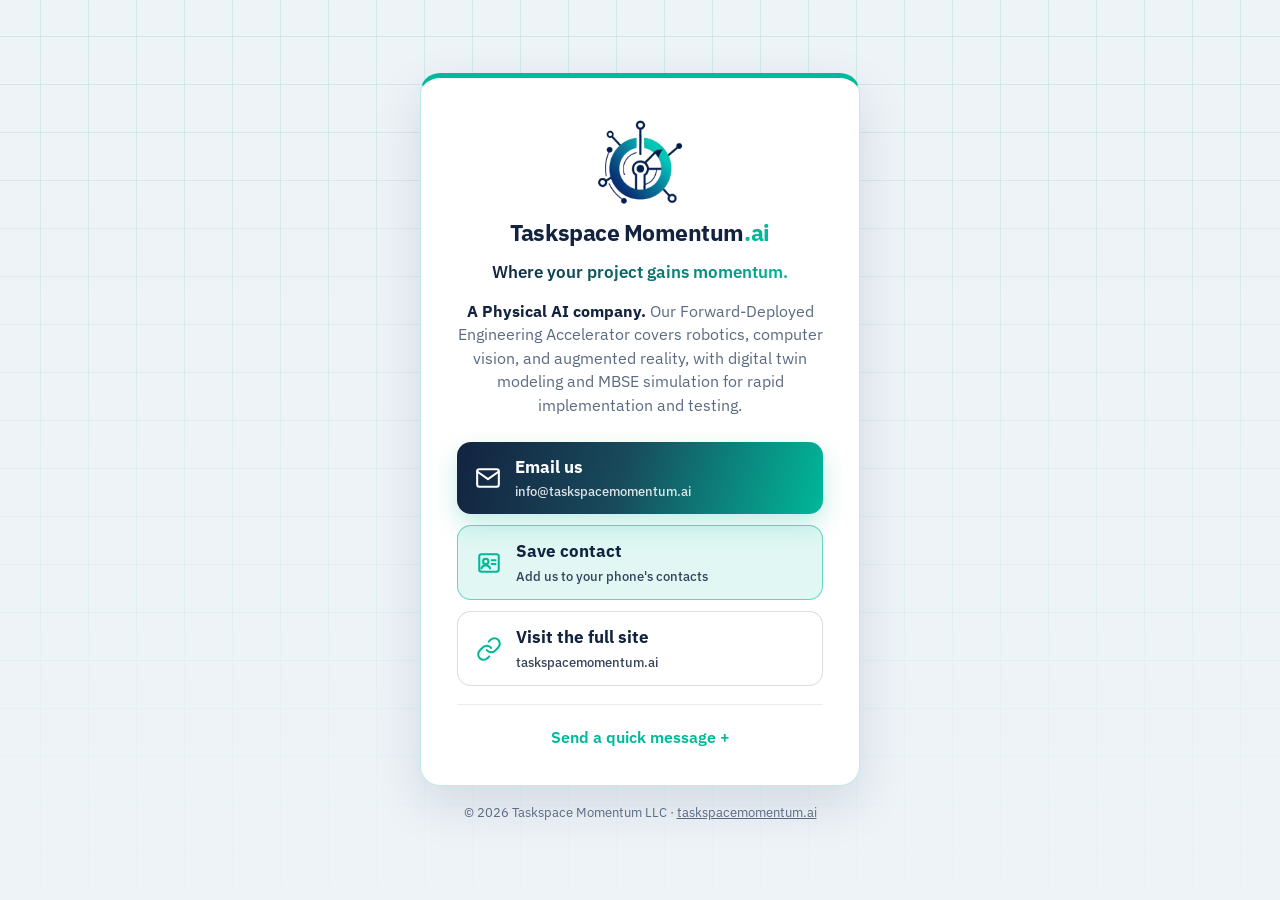
<file: connect/index.html>
<!DOCTYPE html>
<html lang="en">
<head>
  <meta charset="utf-8" />
  <meta name="viewport" content="width=device-width, initial-scale=1" />
  <title>Connect | Taskspace Momentum.ai</title>
  <meta name="description" content="Contact Taskspace Momentum.ai, a Physical AI company. Our Forward-Deployed Engineering Accelerator covers robotics, computer vision, and augmented reality. Email info@taskspacemomentum.ai." />
  <meta property="og:title" content="Connect | Taskspace Momentum.ai" />
  <meta property="og:description" content="Contact Taskspace Momentum.ai, a Physical AI company. Our Forward-Deployed Engineering Accelerator covers robotics, computer vision, and augmented reality. Email info@taskspacemomentum.ai." />
  <meta property="og:image" content="../assets/logo-icon.png" />
  <link rel="icon" href="../assets/favicon.ico" sizes="any" />
  <link rel="icon" type="image/png" sizes="32x32" href="../assets/favicon-32.png" />
  <link rel="icon" type="image/png" sizes="64x64" href="../assets/logo-icon-64.png" />
  <link rel="apple-touch-icon" href="../assets/apple-touch-icon.png" />
  <link rel="preconnect" href="https://fonts.googleapis.com" />
  <link rel="preconnect" href="https://fonts.gstatic.com" crossorigin />
  <link href="https://fonts.googleapis.com/css2?family=IBM+Plex+Sans:wght@400;500;600;700&amp;display=swap" rel="stylesheet" />
  <link rel="stylesheet" href="../assets/site.css" />
</head>
<body class="connect-body">
  <main class="connect grid-bg">
    <div class="connect-card">
      <a class="connect-brand" href="../index.html" aria-label="Taskspace Momentum.ai home">
        <img src="../assets/logo-icon-256.png" width="88" height="88" alt="" />
        <span>Taskspace Momentum<span class="dot-ai">.ai</span></span>
      </a>
      <p class="connect-tagline">Where your project gains momentum.</p>
      <p class="connect-value"><strong>A Physical AI company.</strong> Our Forward-Deployed Engineering Accelerator covers robotics, computer vision, and augmented reality, with digital twin modeling and MBSE simulation for rapid implementation and testing.</p>
      <div class="connect-actions">
        <a class="cbtn cbtn-primary" href="mailto:info@taskspacemomentum.ai"><svg viewBox="0 0 24 24" aria-hidden="true"><path d="M4 4h16c1.1 0 2 .9 2 2v12c0 1.1-.9 2-2 2H4c-1.1 0-2-.9-2-2V6c0-1.1.9-2 2-2z"/><polyline points="22,6 12,13 2,6"/></svg><span>Email us<small>info@taskspacemomentum.ai</small></span></a>
        <a class="cbtn cbtn-secondary" href="taskspace-momentum.vcf" download="Taskspace-Momentum.vcf" type="text/vcard"><svg viewBox="0 0 24 24" aria-hidden="true"><rect x="3" y="4" width="18" height="16" rx="2"/><circle cx="9" cy="10.5" r="2.5"/><path d="M5 17c.6-2 2.1-3 4-3s3.4 1 4 3"/><path d="M14.5 9.5H18M14.5 13H18"/></svg><span>Save contact<small>Add us to your phone's contacts</small></span></a>
        <a class="cbtn cbtn-ghost" href="../index.html"><svg viewBox="0 0 24 24" aria-hidden="true"><path d="M10 13a5 5 0 0 0 7.54.54l3-3a5 5 0 0 0-7.07-7.07l-1.72 1.71"/><path d="M14 11a5 5 0 0 0-7.54-.54l-3 3a5 5 0 0 0 7.07 7.07l1.71-1.71"/></svg><span>Visit the full site<small>taskspacemomentum.ai</small></span></a>
      </div>
      <details class="connect-form">
        <summary>Send a quick message</summary>
        <!-- Static site: this form opens the visitor's mail client via mailto: (same approach as the main site). -->
        <form action="mailto:info@taskspacemomentum.ai" method="post" enctype="text/plain">
          <div class="field"><label for="c-name">Name</label><input id="c-name" name="name" type="text" autocomplete="name" placeholder="Your name" required /></div>
          <div class="field"><label for="c-email">Email</label><input id="c-email" name="email" type="email" autocomplete="email" placeholder="your@email.com" required /></div>
          <div class="field"><label for="c-msg">Message</label><textarea id="c-msg" name="message" placeholder="Your robot, your task, or your engineering challenge" required></textarea></div>
          <button class="btn-submit" type="submit">Send message</button>
        </form>
      </details>
    </div>
    <p class="connect-foot">&copy; 2026 Taskspace Momentum LLC &middot; <a href="../index.html">taskspacemomentum.ai</a></p>
  </main>
</body>
</html>
</file>
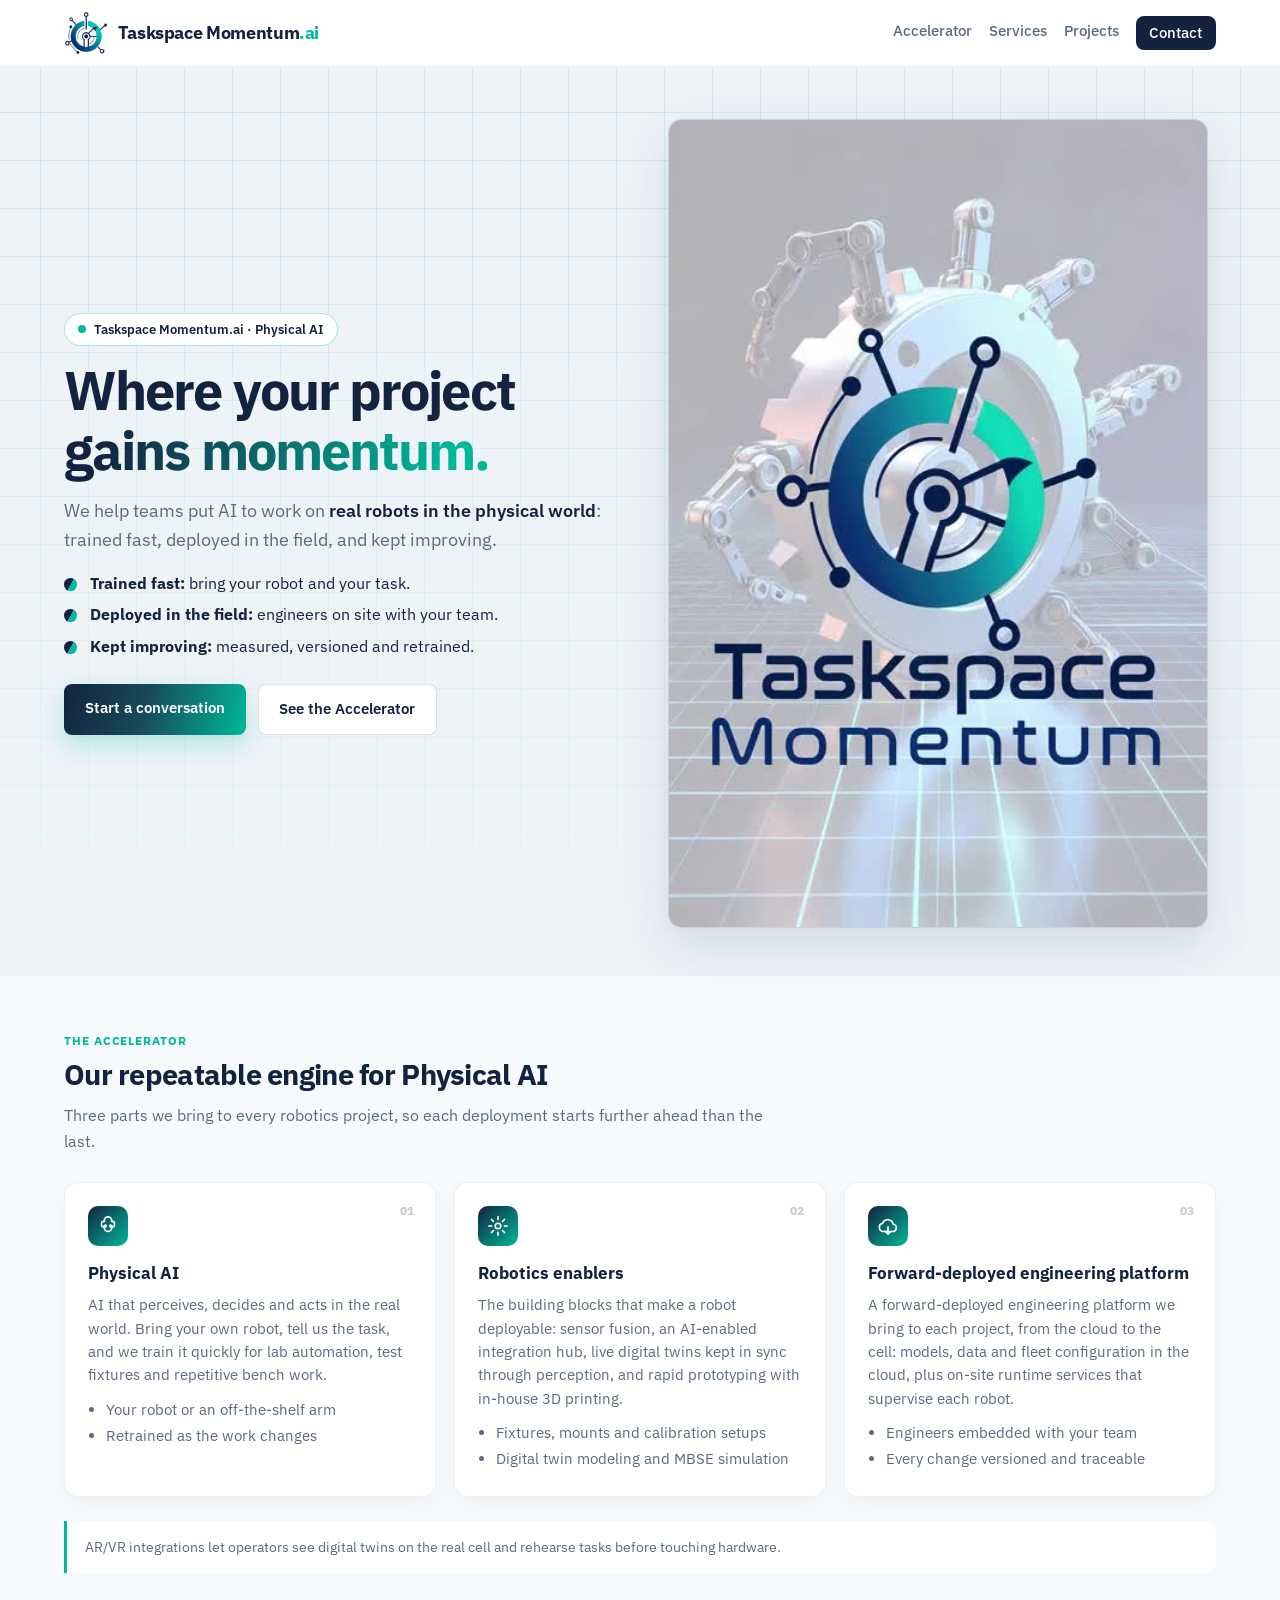
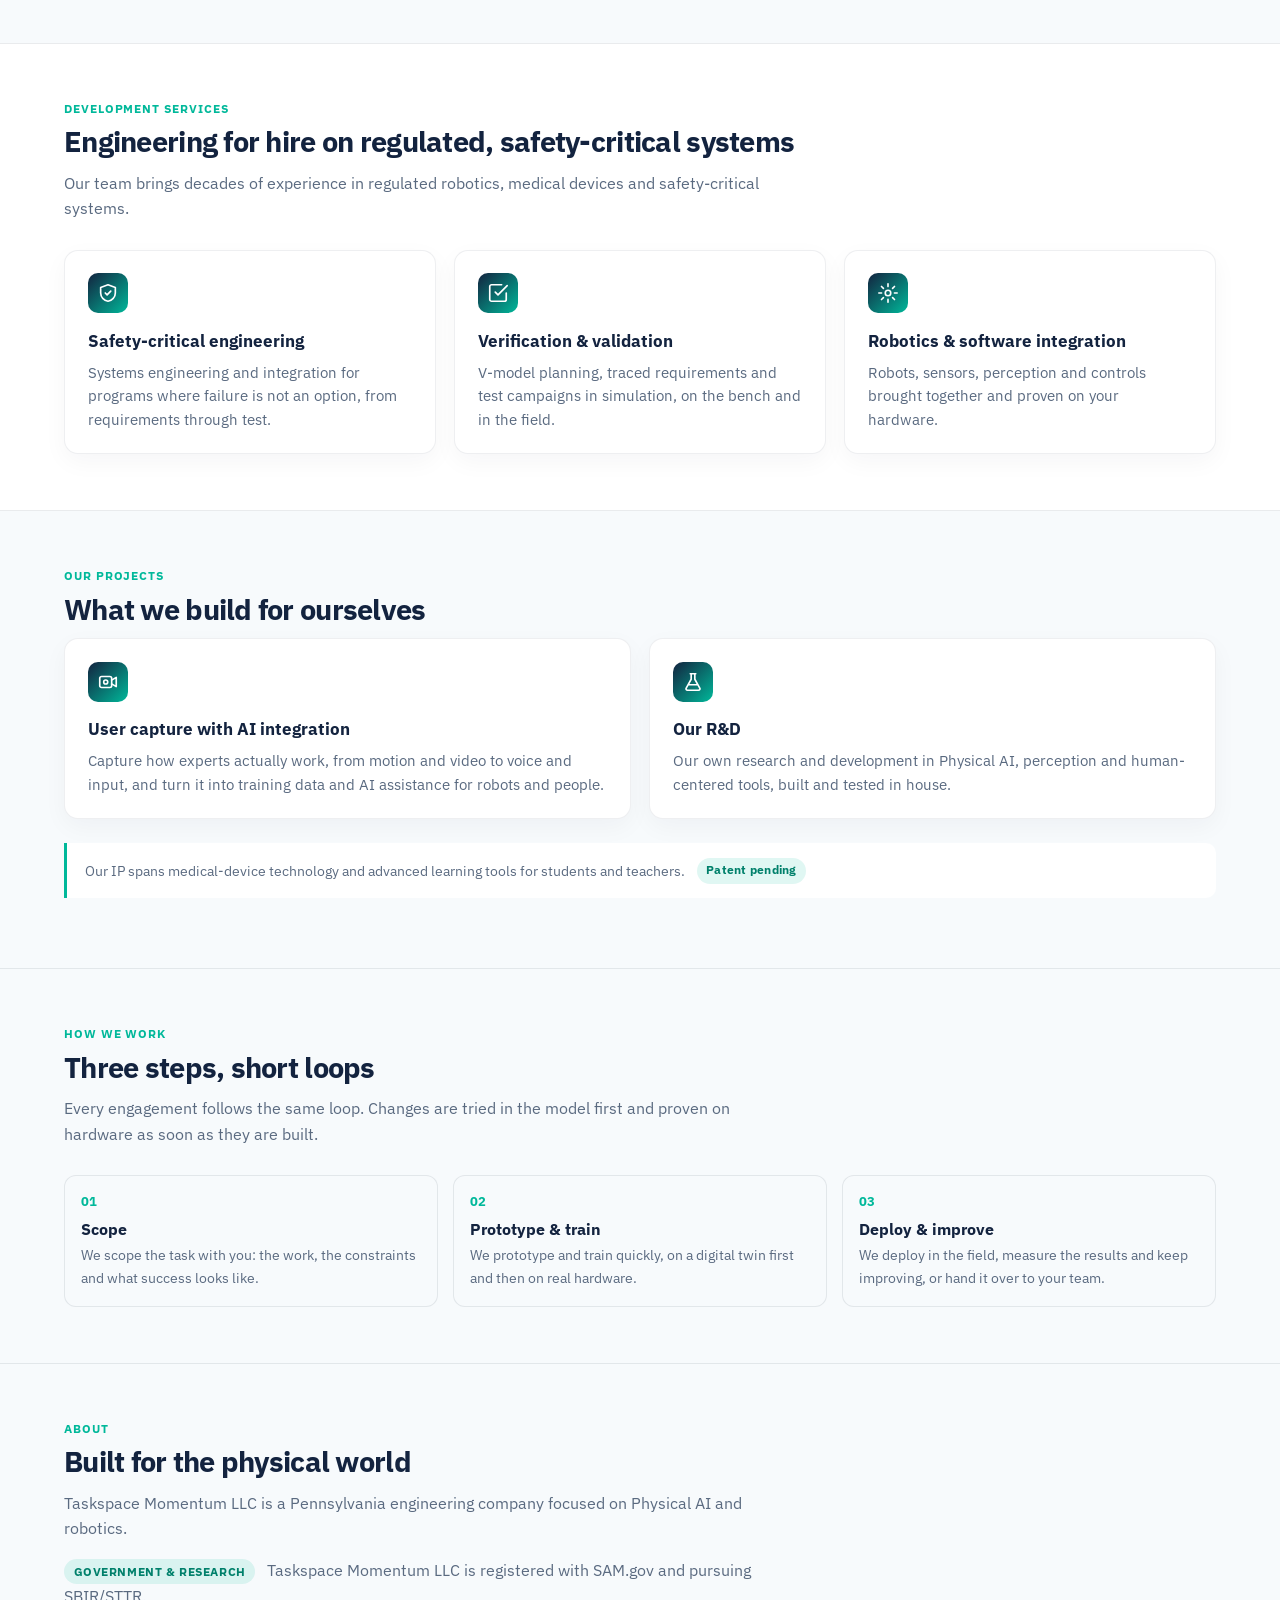
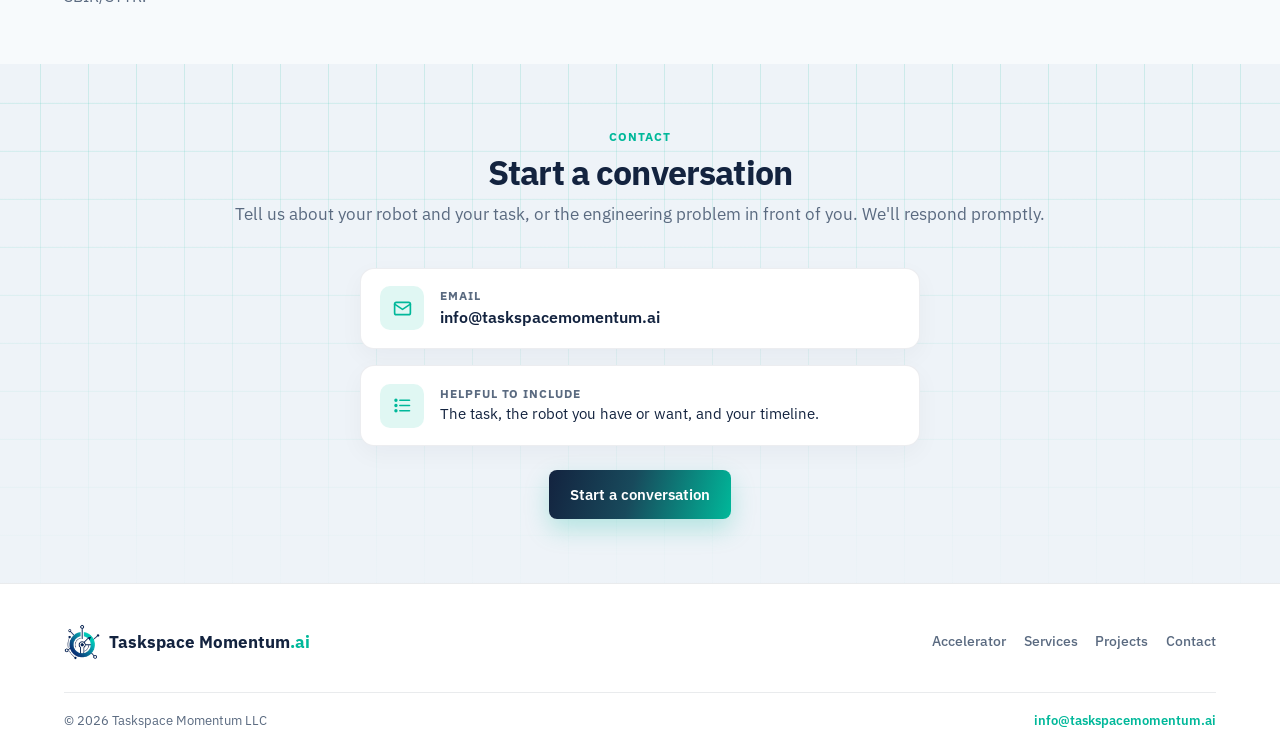
<file: products.html>
<!DOCTYPE html>
<html lang="en">
<head>
  <meta charset="utf-8" />
  <meta name="viewport" content="width=device-width, initial-scale=1" />
  <title>Taskspace Momentum.ai | Moved</title>
  <meta name="robots" content="noindex, follow" />
  <link rel="canonical" href="https://taskspacemomentum.ai/#accelerator" />
  <meta http-equiv="refresh" content="0; url=index.html#accelerator" />
  <link rel="icon" href="assets/favicon.ico" sizes="any" />
  <link rel="stylesheet" href="assets/site.css" />
  <script>
    (function () {
      var map = {"robotics-raas": "physical-ai", "byor": "physical-ai", "integration-hub": "enablers", "digital-twin": "enablers", "product-lines": "accelerator"};
      var h = (location.hash || "").replace("#", "");
      location.replace("index.html#" + (map[h] || "accelerator"));
    })();
  </script>
</head>
<body>
  <main class="redirect-stub">
    <p>This page has moved. <a href="index.html#accelerator">Continue to Taskspace Momentum.ai &rarr;</a></p>
  </main>
</body>
</html>
</file>
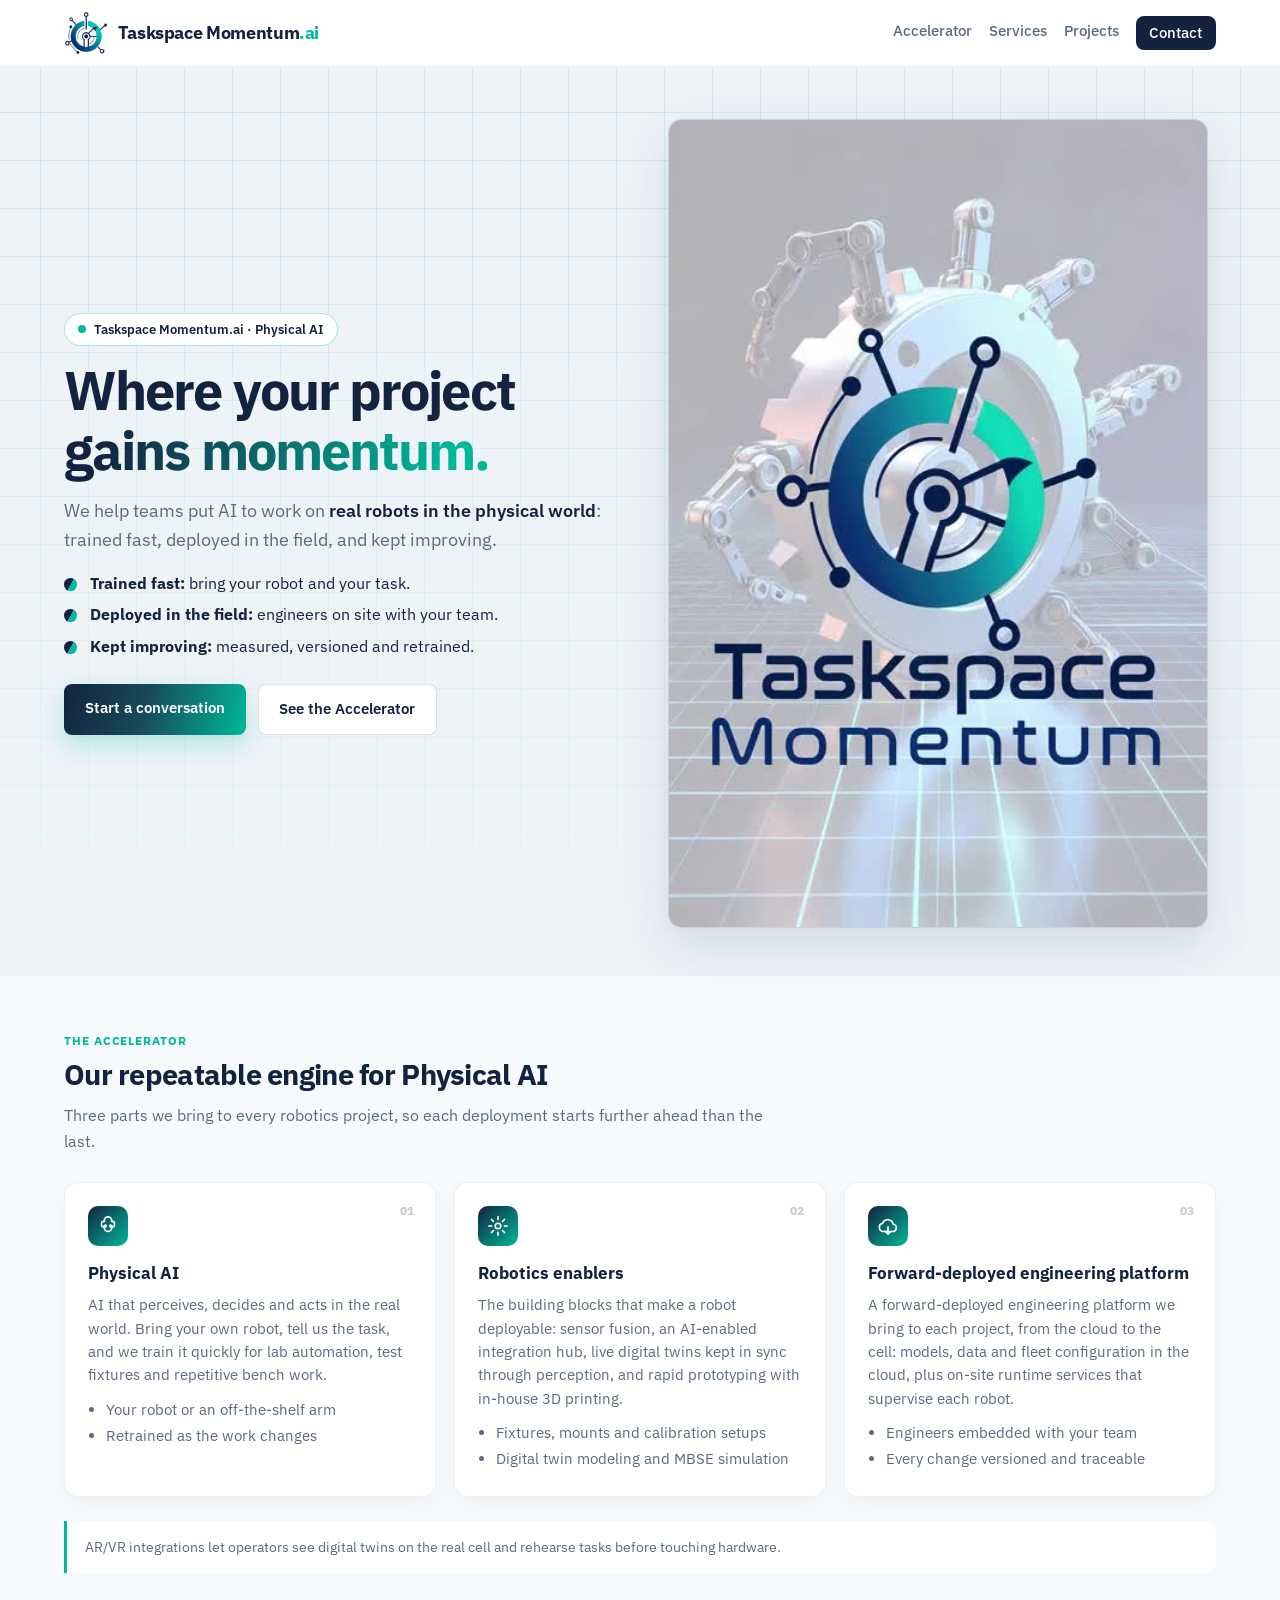
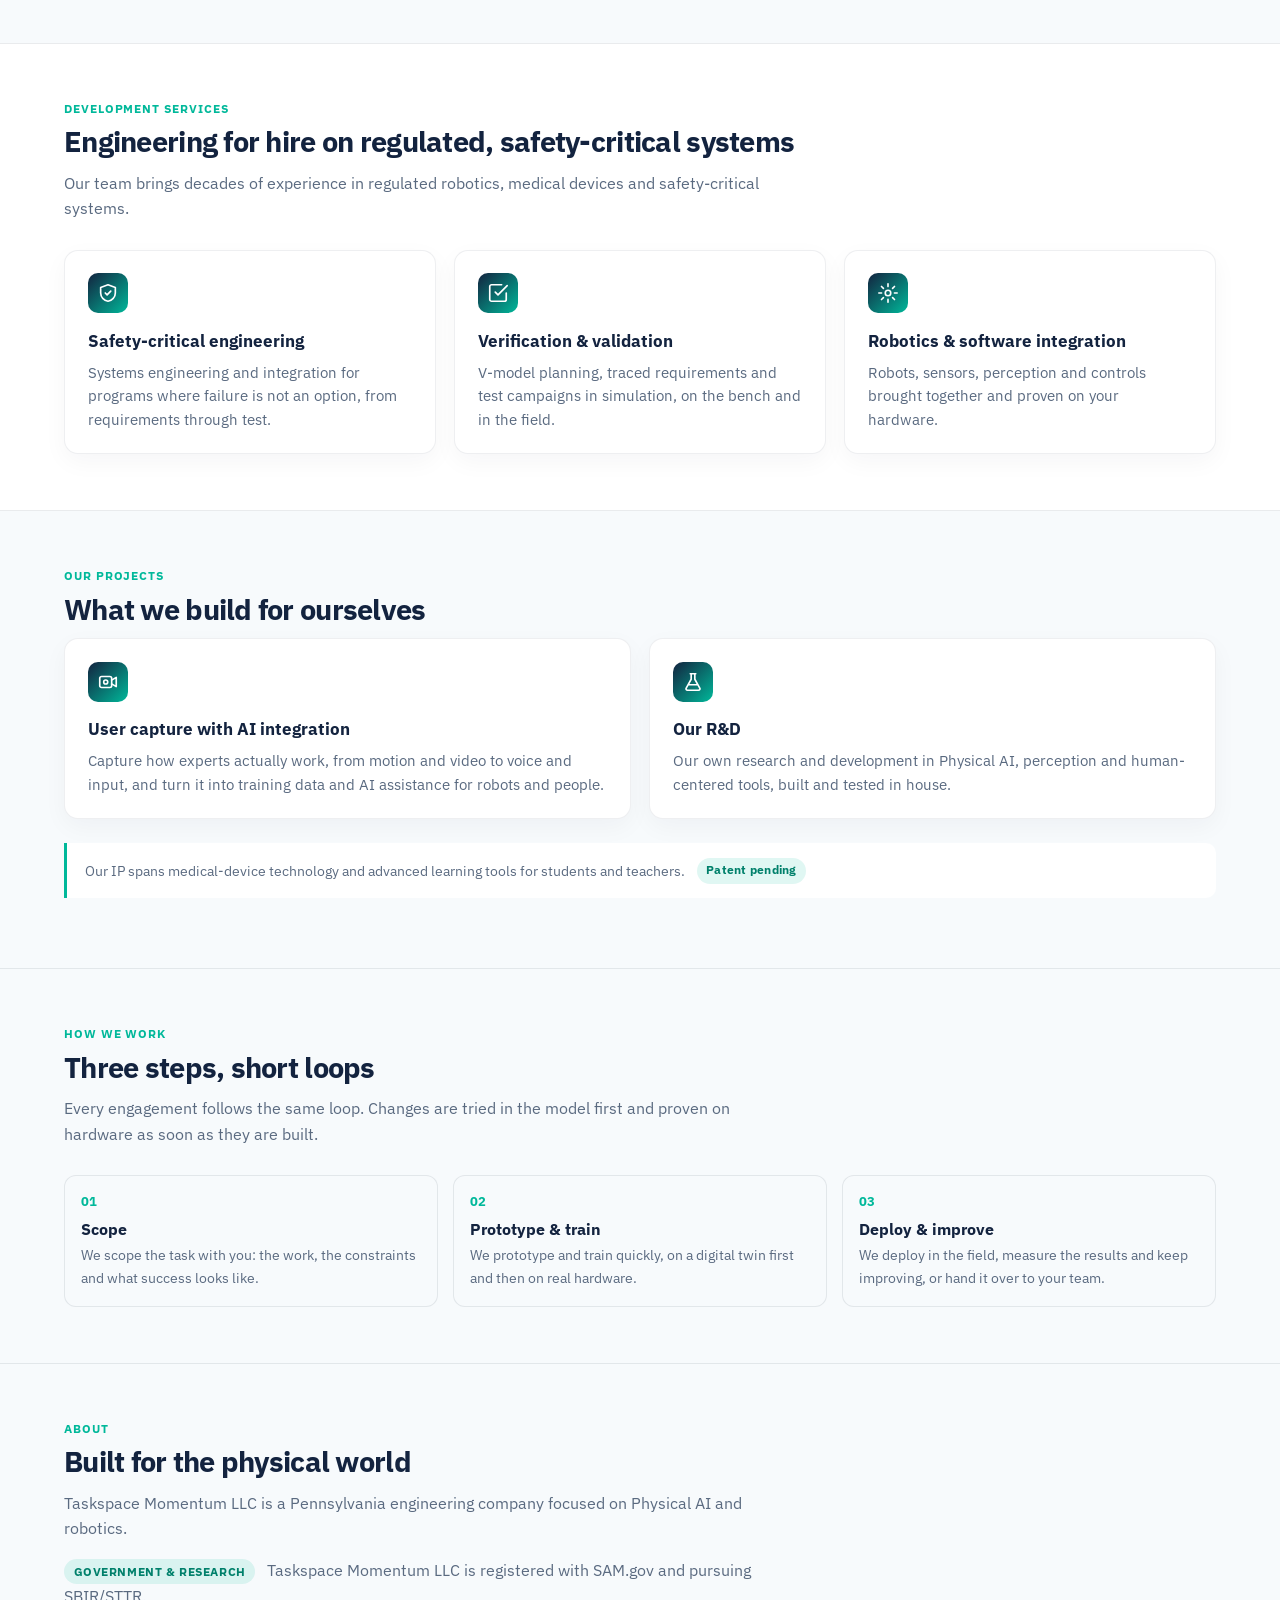
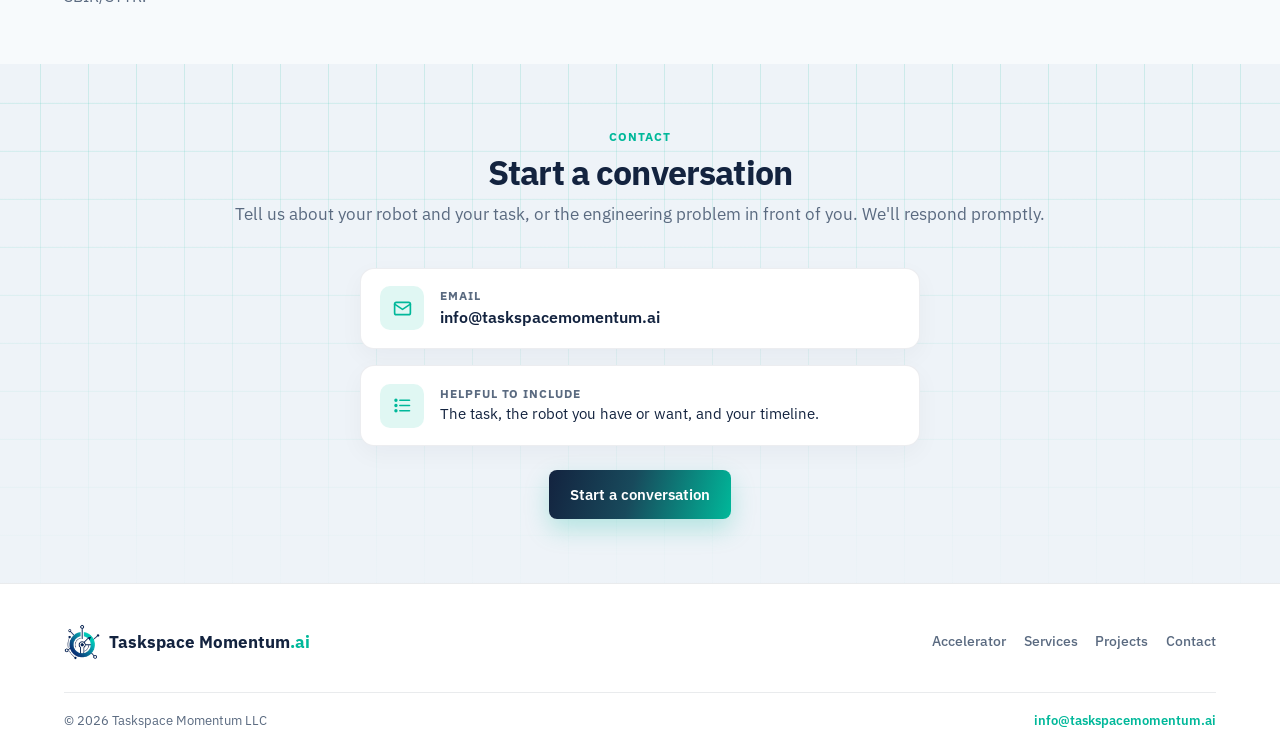
<file: services.html>
<!DOCTYPE html>
<html lang="en">
<head>
  <meta charset="utf-8" />
  <meta name="viewport" content="width=device-width, initial-scale=1" />
  <title>Taskspace Momentum.ai | Moved</title>
  <meta name="robots" content="noindex, follow" />
  <link rel="canonical" href="https://taskspacemomentum.ai/#services" />
  <meta http-equiv="refresh" content="0; url=index.html#services" />
  <link rel="icon" href="assets/favicon.ico" sizes="any" />
  <link rel="stylesheet" href="assets/site.css" />
  <script>
    (function () {
      var map = {"offerings": "services", "vv": "services", "safety": "services", "engagement": "how"};
      var h = (location.hash || "").replace("#", "");
      location.replace("index.html#" + (map[h] || "services"));
    })();
  </script>
</head>
<body>
  <main class="redirect-stub">
    <p>This page has moved. <a href="index.html#services">Continue to Taskspace Momentum.ai &rarr;</a></p>
  </main>
</body>
</html>
</file>
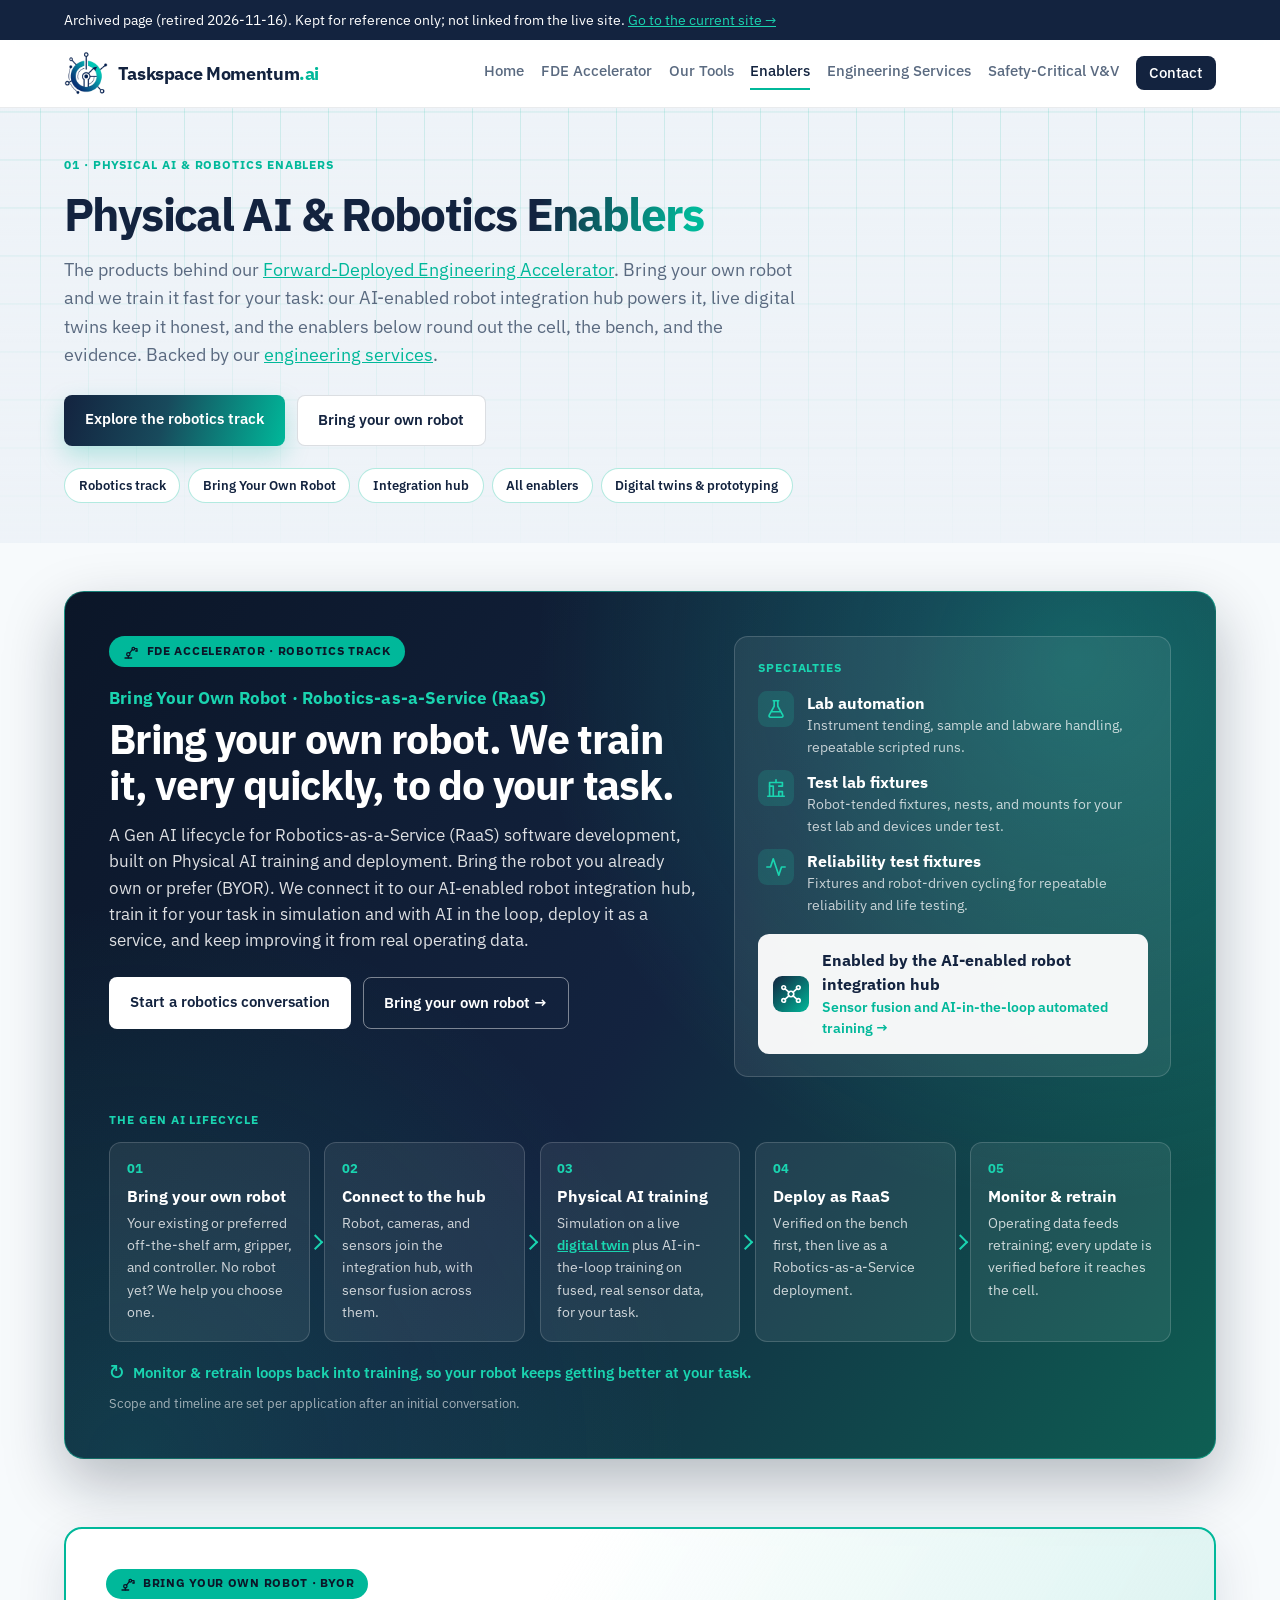
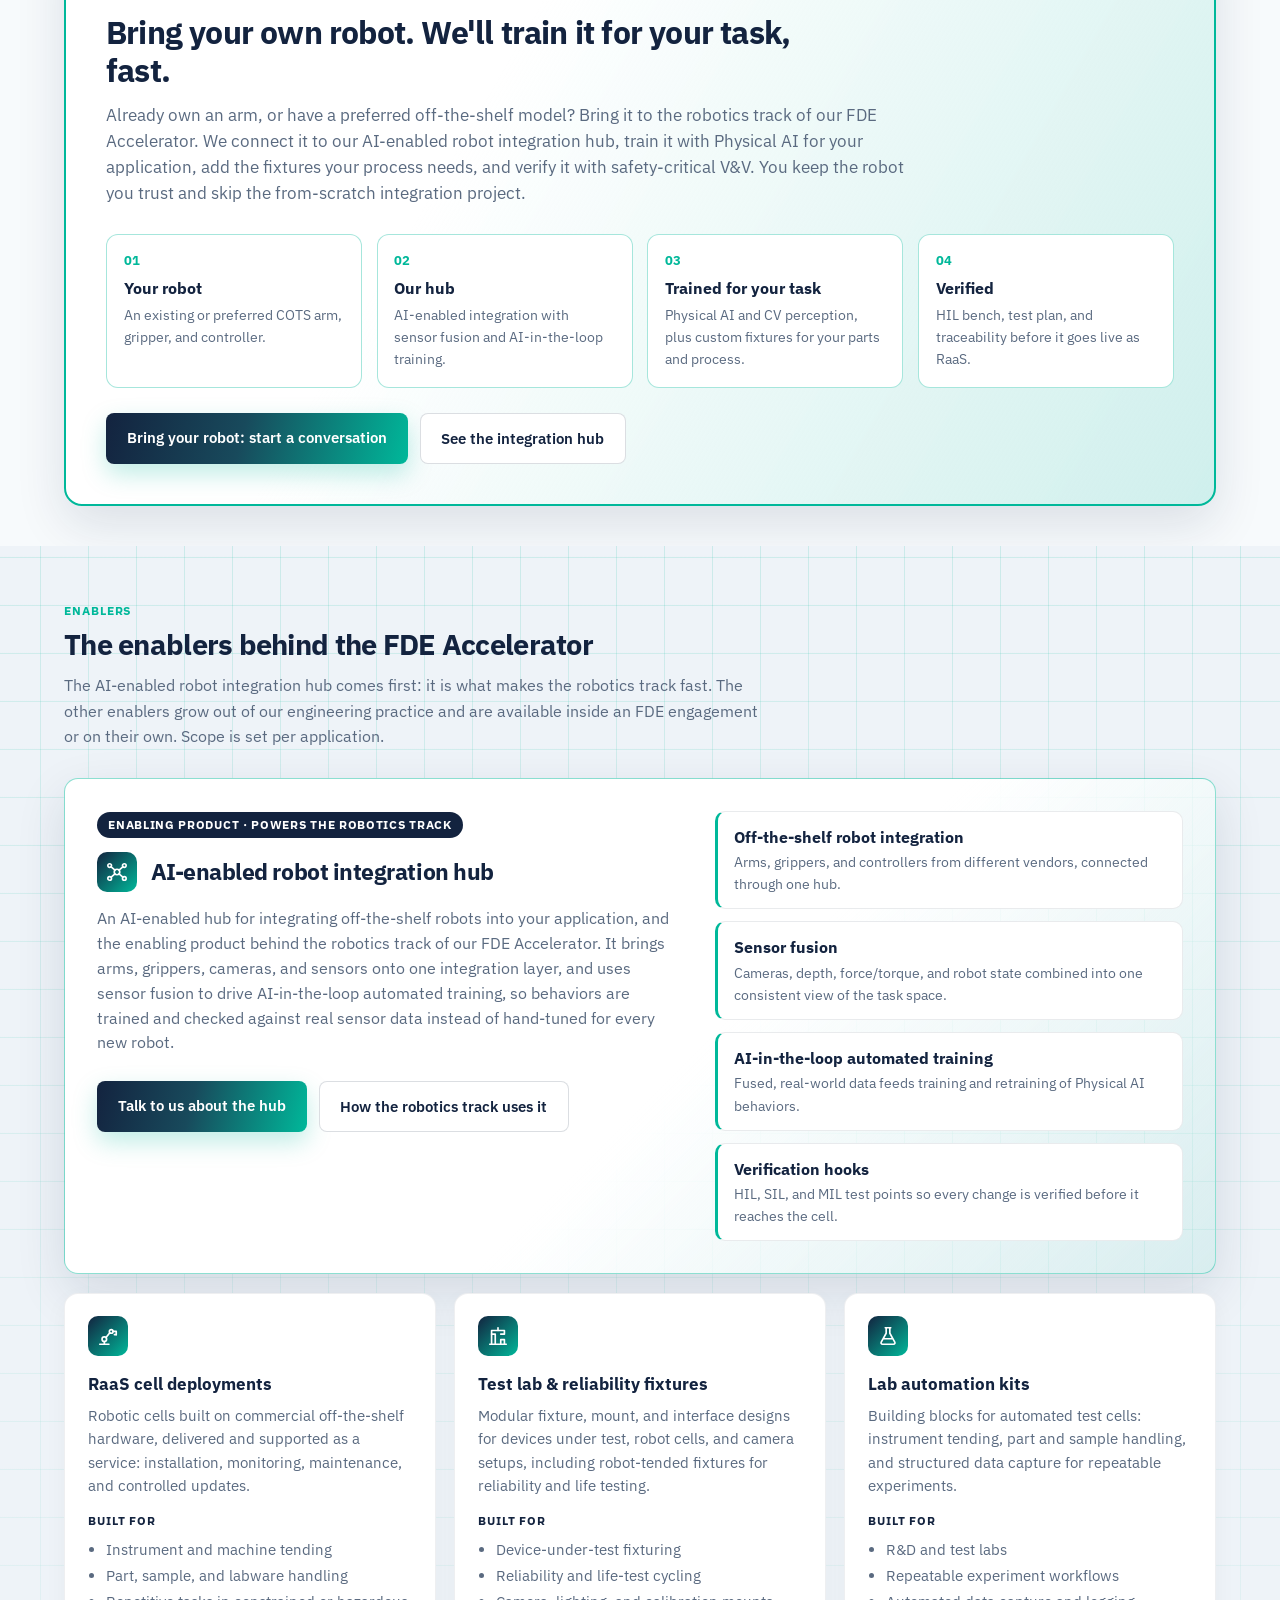
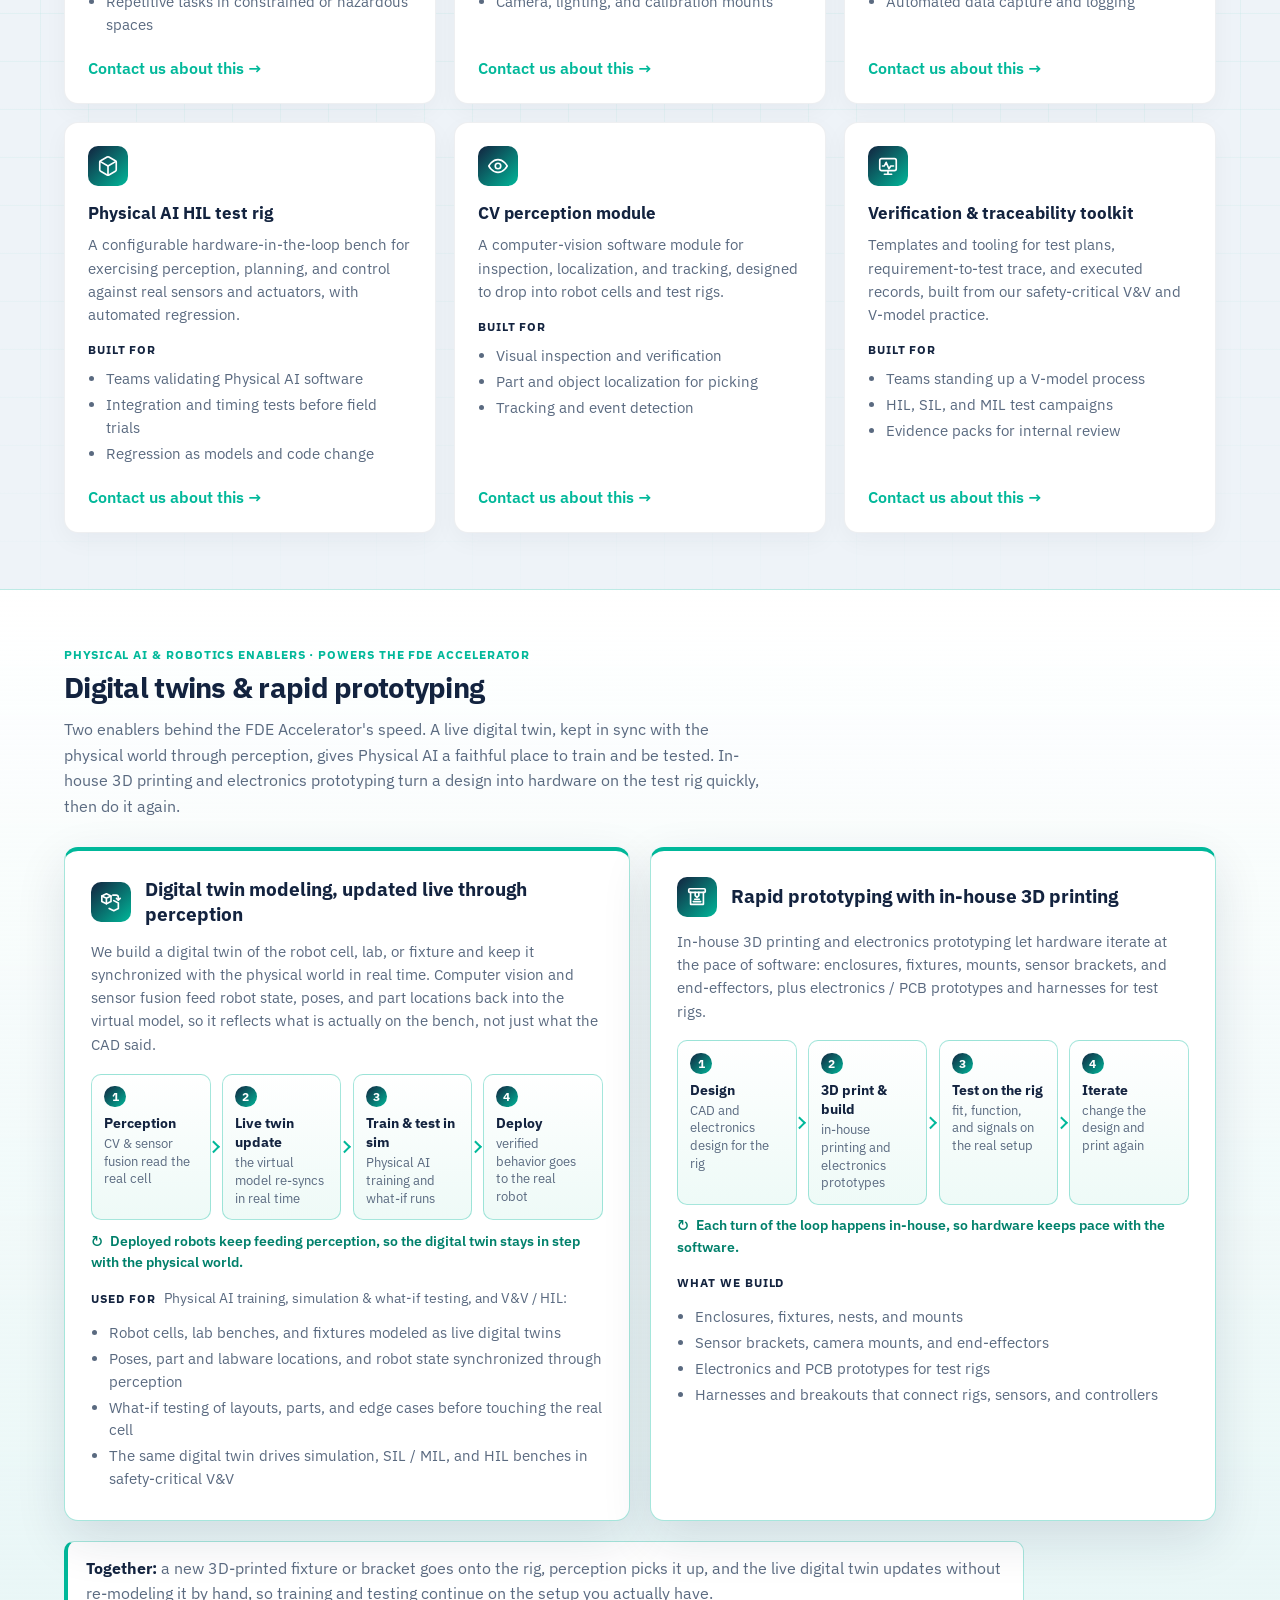
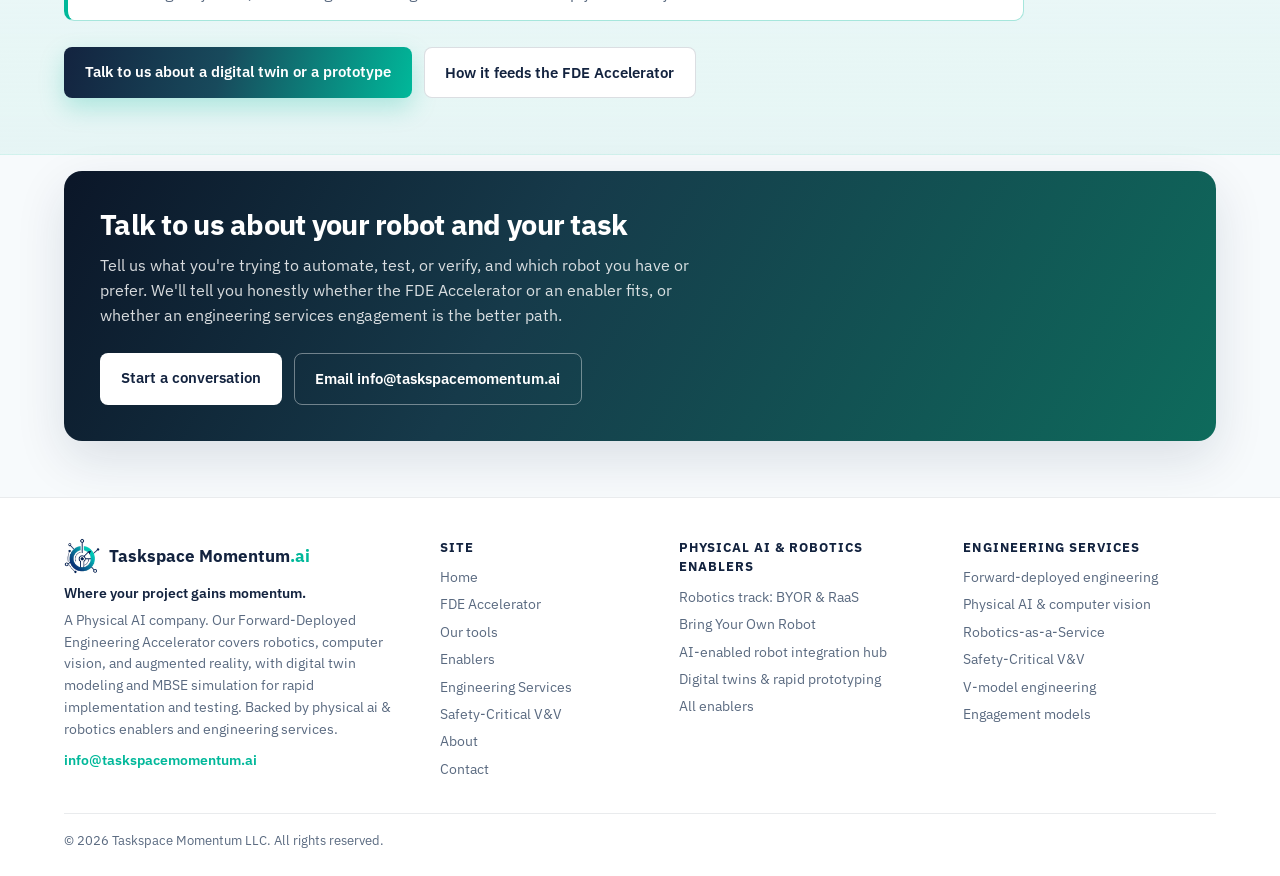
<file: archive/products.html>
<!DOCTYPE html>
<html lang="en">
<head>
  <meta charset="utf-8" />
  <meta name="robots" content="noindex, nofollow" />
  <meta name="viewport" content="width=device-width, initial-scale=1" />
  <title>Physical AI &amp; Robotics Enablers | Taskspace Momentum.ai</title>
  <meta name="description" content="Where your project gains momentum. Physical AI &amp; Robotics Enablers from Taskspace Momentum.ai, a Physical AI company: the products behind our Forward-Deployed Engineering Accelerator. The robotics track (bring your own robot and we train it fast for your task), the AI-enabled robot integration hub with sensor fusion for AI-in-the-loop automated training, live digital twins updated through perception, rapid prototyping with in-house 3D printing, RaaS cell deployments, test lab and reliability fixtures, lab automation kits, HIL test rigs, and a computer-vision perception module." />
  <meta property="og:title" content="Physical AI &amp; Robotics Enablers | Taskspace Momentum.ai" />
  <meta property="og:description" content="Where your project gains momentum. Physical AI &amp; Robotics Enablers from Taskspace Momentum.ai, a Physical AI company: the products behind our Forward-Deployed Engineering Accelerator. The robotics track (bring your own robot and we train it fast for your task), the AI-enabled robot integration hub with sensor fusion for AI-in-the-loop automated training, live digital twins updated through perception, rapid prototyping with in-house 3D printing, RaaS cell deployments, test lab and reliability fixtures, lab automation kits, HIL test rigs, and a computer-vision perception module." />
  <meta property="og:image" content="assets/logo-icon.png" />
  <link rel="icon" href="../assets/favicon.ico" sizes="any" />
  <link rel="icon" type="image/png" sizes="32x32" href="../assets/favicon-32.png" />
  <link rel="icon" type="image/png" sizes="64x64" href="../assets/logo-icon-64.png" />
  <link rel="apple-touch-icon" href="../assets/apple-touch-icon.png" />
  <link rel="preconnect" href="https://fonts.googleapis.com" />
  <link rel="preconnect" href="https://fonts.gstatic.com" crossorigin />
  <link href="https://fonts.googleapis.com/css2?family=IBM+Plex+Sans:wght@400;500;600;700&amp;display=swap" rel="stylesheet" />
  <link rel="stylesheet" href="../assets/site.css" />
</head>
<body>
<div style="background:#13233f;color:#fff;padding:.6rem 5%;font-size:.85rem">Archived page (retired 2026-11-16). Kept for reference only; not linked from the live site. <a href="../index.html" style="color:#1ad4b0">Go to the current site &rarr;</a></div>
  <header class="site-header">
    <a class="brand" href="index.html" aria-label="Taskspace Momentum.ai home">
      <img class="brand-icon" src="../assets/logo-icon-256.png" width="44" height="44" alt="" />
      <span>Taskspace Momentum<span class="dot-ai">.ai</span></span>
    </a>
    <nav class="site-nav" aria-label="Main">
      <a href="index.html">Home</a>
      <a href="index.html#accelerator">FDE Accelerator</a>
      <a href="index.html#tools">Our Tools</a>
      <a href="products.html" aria-current="page">Enablers</a>
      <a href="services.html">Engineering Services</a>
      <a href="index.html#vv">Safety-Critical V&amp;V</a>
      <a href="index.html#contact" class="nav-cta">Contact</a>
    </nav>
  </header>

  <div class="page-hero grid-bg">
    <span class="section-tag">01 &middot; Physical AI &amp; Robotics Enablers</span>
    <h1>Physical AI &amp; Robotics <span class="gradient-text">Enablers</span></h1>
    <p class="sub">The products behind our <a href="index.html#accelerator">Forward-Deployed Engineering Accelerator</a>. Bring your own robot and we train it fast for your task: our AI-enabled robot integration hub powers it, live digital twins keep it honest, and the enablers below round out the cell, the bench, and the evidence. Backed by our <a href="services.html">engineering services</a>.</p>
    <div class="cta-row">
      <a class="cta cta-primary" href="#robotics-raas">Explore the robotics track</a>
      <a class="cta cta-secondary" href="#byor">Bring your own robot</a>
    </div>
    <nav class="chip-nav" aria-label="On this page">
      <a href="#robotics-raas">Robotics track</a><a href="#byor">Bring Your Own Robot</a><a href="#integration-hub">Integration hub</a><a href="#product-lines">All enablers</a><a href="#digital-twin">Digital twins &amp; prototyping</a>
    </nav>
  </div>

  <section id="robotics-raas" class="af-wrap">
    <div class="af">
      <div class="af-top">
        <div class="af-intro">
          <span class="af-badge"><svg viewBox="0 0 24 24" aria-hidden="true"><path d="M3 21h10"/><path d="M8 21v-3"/><circle cx="8" cy="15.5" r="2.5"/><path d="M9.8 13.7 14 8.5"/><circle cx="15.5" cy="7" r="2"/><path d="M17.5 7H21v3.5"/><path d="M21 10.5h-2"/></svg> FDE Accelerator &middot; Robotics track</span>
          <p class="af-name">Bring Your Own Robot &middot; Robotics-as-a-Service (RaaS)</p>
          <h2>Bring your own robot. We train it, very quickly, to do your task.</h2>
          <p class="af-lead">A Gen AI lifecycle for Robotics-as-a-Service (RaaS) software development, built on Physical AI training and deployment. Bring the robot you already own or prefer (BYOR). We connect it to our AI-enabled robot integration hub, train it for your task in simulation and with AI in the loop, deploy it as a service, and keep improving it from real operating data.</p>
          <div class="cta-row">
            <a class="cta cta-light" href="index.html#contact">Start a robotics conversation</a>
            <a class="cta cta-ghost" href="#byor">Bring your own robot &rarr;</a>
          </div>
        </div>
        <aside class="af-side" aria-label="Robotics track specialties">
          <p class="af-side-h">Specialties</p>
          <ul class="af-spec">
            <li><svg viewBox="0 0 24 24" aria-hidden="true"><path d="M9 3h6M10 3v6L4.6 18.6A1.6 1.6 0 0 0 6 21h12a1.6 1.6 0 0 0 1.4-2.4L14 9V3"/><path d="M7.5 15h9"/></svg><div><strong>Lab automation</strong><span>Instrument tending, sample and labware handling, repeatable scripted runs.</span></div></li>
            <li><svg viewBox="0 0 24 24" aria-hidden="true"><path d="M3 21h18"/><path d="M5 21V10h4v11"/><path d="M15 21v-5h4v5"/><path d="M5 10V6h14v4h-4"/><path d="M12 6V3"/></svg><div><strong>Test lab fixtures</strong><span>Robot-tended fixtures, nests, and mounts for your test lab and devices under test.</span></div></li>
            <li><svg viewBox="0 0 24 24" aria-hidden="true"><path d="M22 12h-4l-3 9L9 3l-3 9H2"/></svg><div><strong>Reliability test fixtures</strong><span>Fixtures and robot-driven cycling for repeatable reliability and life testing.</span></div></li>
          </ul>
          <a class="af-hub" href="#integration-hub"><svg viewBox="0 0 24 24" aria-hidden="true"><circle cx="12" cy="12" r="3"/><circle cx="4" cy="5" r="2"/><circle cx="20" cy="5" r="2"/><circle cx="4" cy="19" r="2"/><circle cx="20" cy="19" r="2"/><path d="M5.6 6.4 9.8 10M18.4 6.4 14.2 10M5.6 17.6l4.2-3.6M18.4 17.6l-4.2-3.6"/></svg><div><strong>Enabled by the AI-enabled robot integration hub</strong><span>Sensor fusion and AI-in-the-loop automated training &rarr;</span></div></a>
        </aside>
      </div>
      <p class="af-steps-h">The Gen AI lifecycle</p>
      <ol class="af-steps">
        <li><strong>Bring your own robot</strong>Your existing or preferred off-the-shelf arm, gripper, and controller. No robot yet? We help you choose one.</li>
        <li><strong>Connect to the hub</strong>Robot, cameras, and sensors join the integration hub, with sensor fusion across them.</li>
        <li><strong>Physical AI training</strong>Simulation on a live <a class="af-link" href="#digital-twin">digital twin</a> plus AI-in-the-loop training on fused, real sensor data, for your task.</li>
        <li><strong>Deploy as RaaS</strong>Verified on the bench first, then live as a Robotics-as-a-Service deployment.</li>
        <li><strong>Monitor &amp; retrain</strong>Operating data feeds retraining; every update is verified before it reaches the cell.</li>
      </ol>
      <p class="af-loop"><span aria-hidden="true">&#8635;</span> Monitor &amp; retrain loops back into training, so your robot keeps getting better at your task.</p>
      <p class="af-note">Scope and timeline are set per application after an initial conversation.</p>
    </div>
  </section>

  <section id="byor" class="byor-wrap">
    <div class="byor byor-light">
      <div class="byor-head">
        <span class="byor-badge"><svg viewBox="0 0 24 24" aria-hidden="true"><path d="M3 21h10"/><path d="M8 21v-3"/><circle cx="8" cy="15.5" r="2.5"/><path d="M9.8 13.7 14 8.5"/><circle cx="15.5" cy="7" r="2"/><path d="M17.5 7H21v3.5"/><path d="M21 10.5h-2"/></svg> Bring Your Own Robot &middot; BYOR</span>
        <h2>Bring your own robot. We'll train it for your task, fast.</h2>
        <p>Already own an arm, or have a preferred off-the-shelf model? Bring it to the robotics track of our FDE Accelerator. We connect it to our AI-enabled robot integration hub, train it with Physical AI for your application, add the fixtures your process needs, and verify it with safety-critical V&amp;V. You keep the robot you trust and skip the from-scratch integration project.</p>
      </div>
      <ol class="byor-steps">
        <li><strong>Your robot</strong>An existing or preferred COTS arm, gripper, and controller.</li>
        <li><strong>Our hub</strong>AI-enabled integration with sensor fusion and AI-in-the-loop training.</li>
        <li><strong>Trained for your task</strong>Physical AI and CV perception, plus custom fixtures for your parts and process.</li>
        <li><strong>Verified</strong>HIL bench, test plan, and traceability before it goes live as RaaS.</li>
      </ol>
      <div class="cta-row">
        <a class="cta cta-primary" href="index.html#contact">Bring your robot: start a conversation</a>
        <a class="cta cta-secondary" href="#integration-hub">See the integration hub</a>
      </div>
    </div>
  </section>

  <section id="product-lines" class="grid-bg">
    <span class="section-tag">Enablers</span>
    <h2>The enablers behind the FDE Accelerator</h2>
    <p class="lead">The AI-enabled robot integration hub comes first: it is what makes the robotics track fast. The other enablers grow out of our engineering practice and are available inside an FDE engagement or on their own. Scope is set per application.</p>
    <article class="card product-featured" id="integration-hub">
      <div class="pf-main">
        <span class="pf-badge">Enabling product &middot; powers the robotics track</span>
        <div class="pf-title"><div class="ico"><svg viewBox="0 0 24 24" aria-hidden="true"><circle cx="12" cy="12" r="3"/><circle cx="4" cy="5" r="2"/><circle cx="20" cy="5" r="2"/><circle cx="4" cy="19" r="2"/><circle cx="20" cy="19" r="2"/><path d="M5.6 6.4 9.8 10M18.4 6.4 14.2 10M5.6 17.6l4.2-3.6M18.4 17.6l-4.2-3.6"/></svg></div><h3>AI-enabled robot integration hub</h3></div>
        <p class="pf-lead">An AI-enabled hub for integrating off-the-shelf robots into your application, and the enabling product behind the robotics track of our FDE Accelerator. It brings arms, grippers, cameras, and sensors onto one integration layer, and uses sensor fusion to drive AI-in-the-loop automated training, so behaviors are trained and checked against real sensor data instead of hand-tuned for every new robot.</p>
        <div class="cta-row">
          <a class="cta cta-primary" href="index.html#contact">Talk to us about the hub</a>
          <a class="cta cta-secondary" href="#robotics-raas">How the robotics track uses it</a>
        </div>
      </div>
      <ul class="pf-points">
        <li><strong>Off-the-shelf robot integration</strong>Arms, grippers, and controllers from different vendors, connected through one hub.</li>
        <li><strong>Sensor fusion</strong>Cameras, depth, force/torque, and robot state combined into one consistent view of the task space.</li>
        <li><strong>AI-in-the-loop automated training</strong>Fused, real-world data feeds training and retraining of Physical AI behaviors.</li>
        <li><strong>Verification hooks</strong>HIL, SIL, and MIL test points so every change is verified before it reaches the cell.</li>
      </ul>
    </article>
    <div class="grid-3" style="margin-top:1.15rem">
      <div class="card product"><div class="ico"><svg viewBox="0 0 24 24" aria-hidden="true"><path d="M3 21h10"/><path d="M8 21v-3"/><circle cx="8" cy="15.5" r="2.5"/><path d="M9.8 13.7 14 8.5"/><circle cx="15.5" cy="7" r="2"/><path d="M17.5 7H21v3.5"/><path d="M21 10.5h-2"/></svg></div><h3>RaaS cell deployments</h3><p>Robotic cells built on commercial off-the-shelf hardware, delivered and supported as a service: installation, monitoring, maintenance, and controlled updates.</p>
        <p class="product-for">Built for</p><ul><li>Instrument and machine tending</li><li>Part, sample, and labware handling</li><li>Repetitive tasks in constrained or hazardous spaces</li></ul>
        <div class="product-cta"><a class="text-link" href="index.html#contact">Contact us about this &rarr;</a></div></div>
      <div class="card product"><div class="ico"><svg viewBox="0 0 24 24" aria-hidden="true"><path d="M3 21h18"/><path d="M5 21V10h4v11"/><path d="M15 21v-5h4v5"/><path d="M5 10V6h14v4h-4"/><path d="M12 6V3"/></svg></div><h3>Test lab &amp; reliability fixtures</h3><p>Modular fixture, mount, and interface designs for devices under test, robot cells, and camera setups, including robot-tended fixtures for reliability and life testing.</p>
        <p class="product-for">Built for</p><ul><li>Device-under-test fixturing</li><li>Reliability and life-test cycling</li><li>Camera, lighting, and calibration mounts</li></ul>
        <div class="product-cta"><a class="text-link" href="index.html#contact">Contact us about this &rarr;</a></div></div>
      <div class="card product"><div class="ico"><svg viewBox="0 0 24 24" aria-hidden="true"><path d="M9 3h6M10 3v6L4.6 18.6A1.6 1.6 0 0 0 6 21h12a1.6 1.6 0 0 0 1.4-2.4L14 9V3"/><path d="M7.5 15h9"/></svg></div><h3>Lab automation kits</h3><p>Building blocks for automated test cells: instrument tending, part and sample handling, and structured data capture for repeatable experiments.</p>
        <p class="product-for">Built for</p><ul><li>R&amp;D and test labs</li><li>Repeatable experiment workflows</li><li>Automated data capture and logging</li></ul>
        <div class="product-cta"><a class="text-link" href="index.html#contact">Contact us about this &rarr;</a></div></div>
      <div class="card product"><div class="ico"><svg viewBox="0 0 24 24" aria-hidden="true"><path d="M21 16V8a2 2 0 0 0-1-1.73l-7-4a2 2 0 0 0-2 0l-7 4A2 2 0 0 0 3 8v8a2 2 0 0 0 1 1.73l7 4a2 2 0 0 0 2 0l7-4A2 2 0 0 0 21 16z"/><polyline points="3.27 6.96 12 12.01 20.73 6.96"/><line x1="12" y1="22.08" x2="12" y2="12"/></svg></div><h3>Physical AI HIL test rig</h3><p>A configurable hardware-in-the-loop bench for exercising perception, planning, and control against real sensors and actuators, with automated regression.</p>
        <p class="product-for">Built for</p><ul><li>Teams validating Physical AI software</li><li>Integration and timing tests before field trials</li><li>Regression as models and code change</li></ul>
        <div class="product-cta"><a class="text-link" href="index.html#contact">Contact us about this &rarr;</a></div></div>
      <div class="card product"><div class="ico"><svg viewBox="0 0 24 24" aria-hidden="true"><path d="M2 12s3.6-7 10-7 10 7 10 7-3.6 7-10 7S2 12 2 12z"/><circle cx="12" cy="12" r="3"/></svg></div><h3>CV perception module</h3><p>A computer-vision software module for inspection, localization, and tracking, designed to drop into robot cells and test rigs.</p>
        <p class="product-for">Built for</p><ul><li>Visual inspection and verification</li><li>Part and object localization for picking</li><li>Tracking and event detection</li></ul>
        <div class="product-cta"><a class="text-link" href="index.html#contact">Contact us about this &rarr;</a></div></div>
      <div class="card product"><div class="ico"><svg viewBox="0 0 24 24" aria-hidden="true"><rect x="3" y="4" width="18" height="13" rx="2"/><path d="M6 12h2l2-4 3 7 2-3h3"/><path d="M8 21h8M12 17v4"/></svg></div><h3>Verification &amp; traceability toolkit</h3><p>Templates and tooling for test plans, requirement-to-test trace, and executed records, built from our safety-critical V&amp;V and V-model practice.</p>
        <p class="product-for">Built for</p><ul><li>Teams standing up a V-model process</li><li>HIL, SIL, and MIL test campaigns</li><li>Evidence packs for internal review</li></ul>
        <div class="product-cta"><a class="text-link" href="index.html#contact">Contact us about this &rarr;</a></div></div>
    </div>
  </section>

  <section id="digital-twin" class="dt-band">
    <span class="section-tag">Physical AI &amp; Robotics Enablers &middot; powers the FDE Accelerator</span>
    <h2>Digital twins &amp; rapid prototyping</h2>
    <p class="lead">Two enablers behind the FDE Accelerator's speed. A live digital twin, kept in sync with the physical world through perception, gives Physical AI a faithful place to train and be tested. In-house 3D printing and electronics prototyping turn a design into hardware on the test rig quickly, then do it again.</p>
    <div class="dt-grid">
      <article class="card dt-card" id="digital-twin-modeling">
        <div class="dt-head"><div class="ico"><svg viewBox="0 0 24 24" aria-hidden="true"><path d="M7 3 2 5.5v6L7 14l5-2.5v-6L7 3z"/><path d="M2 5.5 7 8l5-2.5M7 8v6"/><path d="M15 10.5 20 13v6l-5 2.5-5-2.5"/><path d="M14 4.5h3.5A2.5 2.5 0 0 1 20 7v2.5"/><path d="m18 8 2 2 2-2"/></svg></div><h3>Digital twin modeling, updated live through perception</h3></div>
        <p>We build a digital twin of the robot cell, lab, or fixture and keep it synchronized with the physical world in real time. Computer vision and sensor fusion feed robot state, poses, and part locations back into the virtual model, so it reflects what is actually on the bench, not just what the CAD said.</p>
        <ol class="flow"><li><span class="flow-n">1</span><strong>Perception</strong><span>CV &amp; sensor fusion read the real cell</span></li><li><span class="flow-n">2</span><strong>Live twin update</strong><span>the virtual model re-syncs in real time</span></li><li><span class="flow-n">3</span><strong>Train &amp; test in sim</strong><span>Physical AI training and what-if runs</span></li><li><span class="flow-n">4</span><strong>Deploy</strong><span>verified behavior goes to the real robot</span></li></ol><p class="flow-loop"><span aria-hidden="true">&#8635;</span> Deployed robots keep feeding perception, so the digital twin stays in step with the physical world.</p>
        
        <p class="dt-used"><strong>Used for</strong> Physical AI training, simulation &amp; what-if testing, and V&amp;V / HIL:</p><ul class="dt-list"><li>Robot cells, lab benches, and fixtures modeled as live digital twins</li><li>Poses, part and labware locations, and robot state synchronized through perception</li><li>What-if testing of layouts, parts, and edge cases before touching the real cell</li><li>The same digital twin drives simulation, SIL / MIL, and HIL benches in safety-critical V&amp;V</li></ul>
      </article>
      <article class="card dt-card" id="rapid-prototyping">
        <div class="dt-head"><div class="ico"><svg viewBox="0 0 24 24" aria-hidden="true"><rect x="3" y="3" width="18" height="4" rx="1"/><path d="M5 7v13h14V7"/><path d="M10 7v3.5l2 2 2-2V7"/><path d="M8 17h8"/><path d="M9.5 14.5h5"/></svg></div><h3>Rapid prototyping with in-house 3D printing</h3></div>
        <p>In-house 3D printing and electronics prototyping let hardware iterate at the pace of software: enclosures, fixtures, mounts, sensor brackets, and end-effectors, plus electronics / PCB prototypes and harnesses for test rigs.</p>
        <ol class="flow"><li><span class="flow-n">1</span><strong>Design</strong><span>CAD and electronics design for the rig</span></li><li><span class="flow-n">2</span><strong>3D print &amp; build</strong><span>in-house printing and electronics prototypes</span></li><li><span class="flow-n">3</span><strong>Test on the rig</strong><span>fit, function, and signals on the real setup</span></li><li><span class="flow-n">4</span><strong>Iterate</strong><span>change the design and print again</span></li></ol><p class="flow-loop"><span aria-hidden="true">&#8635;</span> Each turn of the loop happens in-house, so hardware keeps pace with the software.</p>
        
        <p class="dt-used"><strong>What we build</strong></p><ul class="dt-list"><li>Enclosures, fixtures, nests, and mounts</li><li>Sensor brackets, camera mounts, and end-effectors</li><li>Electronics and PCB prototypes for test rigs</li><li>Harnesses and breakouts that connect rigs, sensors, and controllers</li></ul>
      </article>
    </div>
    <p class="dt-together"><strong>Together:</strong> a new 3D-printed fixture or bracket goes onto the rig, perception picks it up, and the live digital twin updates without re-modeling it by hand, so training and testing continue on the setup you actually have.</p>
    <div class="cta-row">
      <a class="cta cta-primary" href="index.html#contact">Talk to us about a digital twin or a prototype</a>
      <a class="cta cta-secondary" href="index.html#accelerator">How it feeds the FDE Accelerator</a>
    </div>
  </section>

  <div class="cta-band">
    <h2>Talk to us about your robot and your task</h2>
    <p>Tell us what you're trying to automate, test, or verify, and which robot you have or prefer. We'll tell you honestly whether the FDE Accelerator or an enabler fits, or whether an engineering services engagement is the better path.</p>
    <div class="cta-row">
      <a class="cta cta-primary" href="index.html#contact">Start a conversation</a>
      <a class="cta cta-secondary" href="mailto:info@taskspacemomentum.ai">Email info@taskspacemomentum.ai</a>
    </div>
  </div>
  <footer class="site-footer">
    <div class="footer-grid">
      <div>
        <a class="footer-brand" href="index.html"><img src="../assets/logo-icon-64.png" width="36" height="36" alt="" /><span>Taskspace Momentum<span class="dot-ai">.ai</span></span></a>
        <p class="footer-tagline">Where your project gains momentum.</p>
        <p style="margin:0">A Physical AI company. Our Forward-Deployed Engineering Accelerator covers robotics, computer vision, and augmented reality, with digital twin modeling and MBSE simulation for rapid implementation and testing. Backed by physical ai &amp; robotics enablers and engineering services.</p>
        <p style="margin:0.6rem 0 0"><a class="footer-email" href="mailto:info@taskspacemomentum.ai">info@taskspacemomentum.ai</a></p>
      </div>
      <div>
        <h4>Site</h4>
        <ul>
          <li><a href="index.html">Home</a></li>
          <li><a href="index.html#accelerator">FDE Accelerator</a></li>
          <li><a href="index.html#tools">Our tools</a></li>
          <li><a href="products.html">Enablers</a></li>
          <li><a href="services.html">Engineering Services</a></li>
          <li><a href="index.html#vv">Safety-Critical V&amp;V</a></li>
          <li><a href="index.html#about">About</a></li>
          <li><a href="index.html#contact">Contact</a></li>
        </ul>
      </div>
      <div>
        <h4>Physical AI &amp; Robotics Enablers</h4>
        <ul>
          <li><a href="products.html#robotics-raas">Robotics track: BYOR &amp; RaaS</a></li>
          <li><a href="products.html#byor">Bring Your Own Robot</a></li>
          <li><a href="products.html#integration-hub">AI-enabled robot integration hub</a></li>
          <li><a href="products.html#digital-twin">Digital twins &amp; rapid prototyping</a></li>
          <li><a href="products.html#product-lines">All enablers</a></li>
        </ul>
      </div>
      <div>
        <h4>Engineering Services</h4>
        <ul>
          <li><a href="services.html#offerings">Forward-deployed engineering</a></li>
          <li><a href="services.html#offerings">Physical AI &amp; computer vision</a></li>
          <li><a href="services.html#offerings">Robotics-as-a-Service</a></li>
          <li><a href="services.html#vv">Safety-Critical V&amp;V</a></li>
          <li><a href="services.html#safety">V-model engineering</a></li>
          <li><a href="services.html#engagement">Engagement models</a></li>
        </ul>
      </div>
    </div>
    <div class="footer-legal">
      <span>&copy; 2026 Taskspace Momentum LLC. All rights reserved.</span>
      <!-- Placeholder: add links once drafted. <span>Privacy policy · Terms</span> -->
    </div>
  </footer>
</body>
</html>
</file>
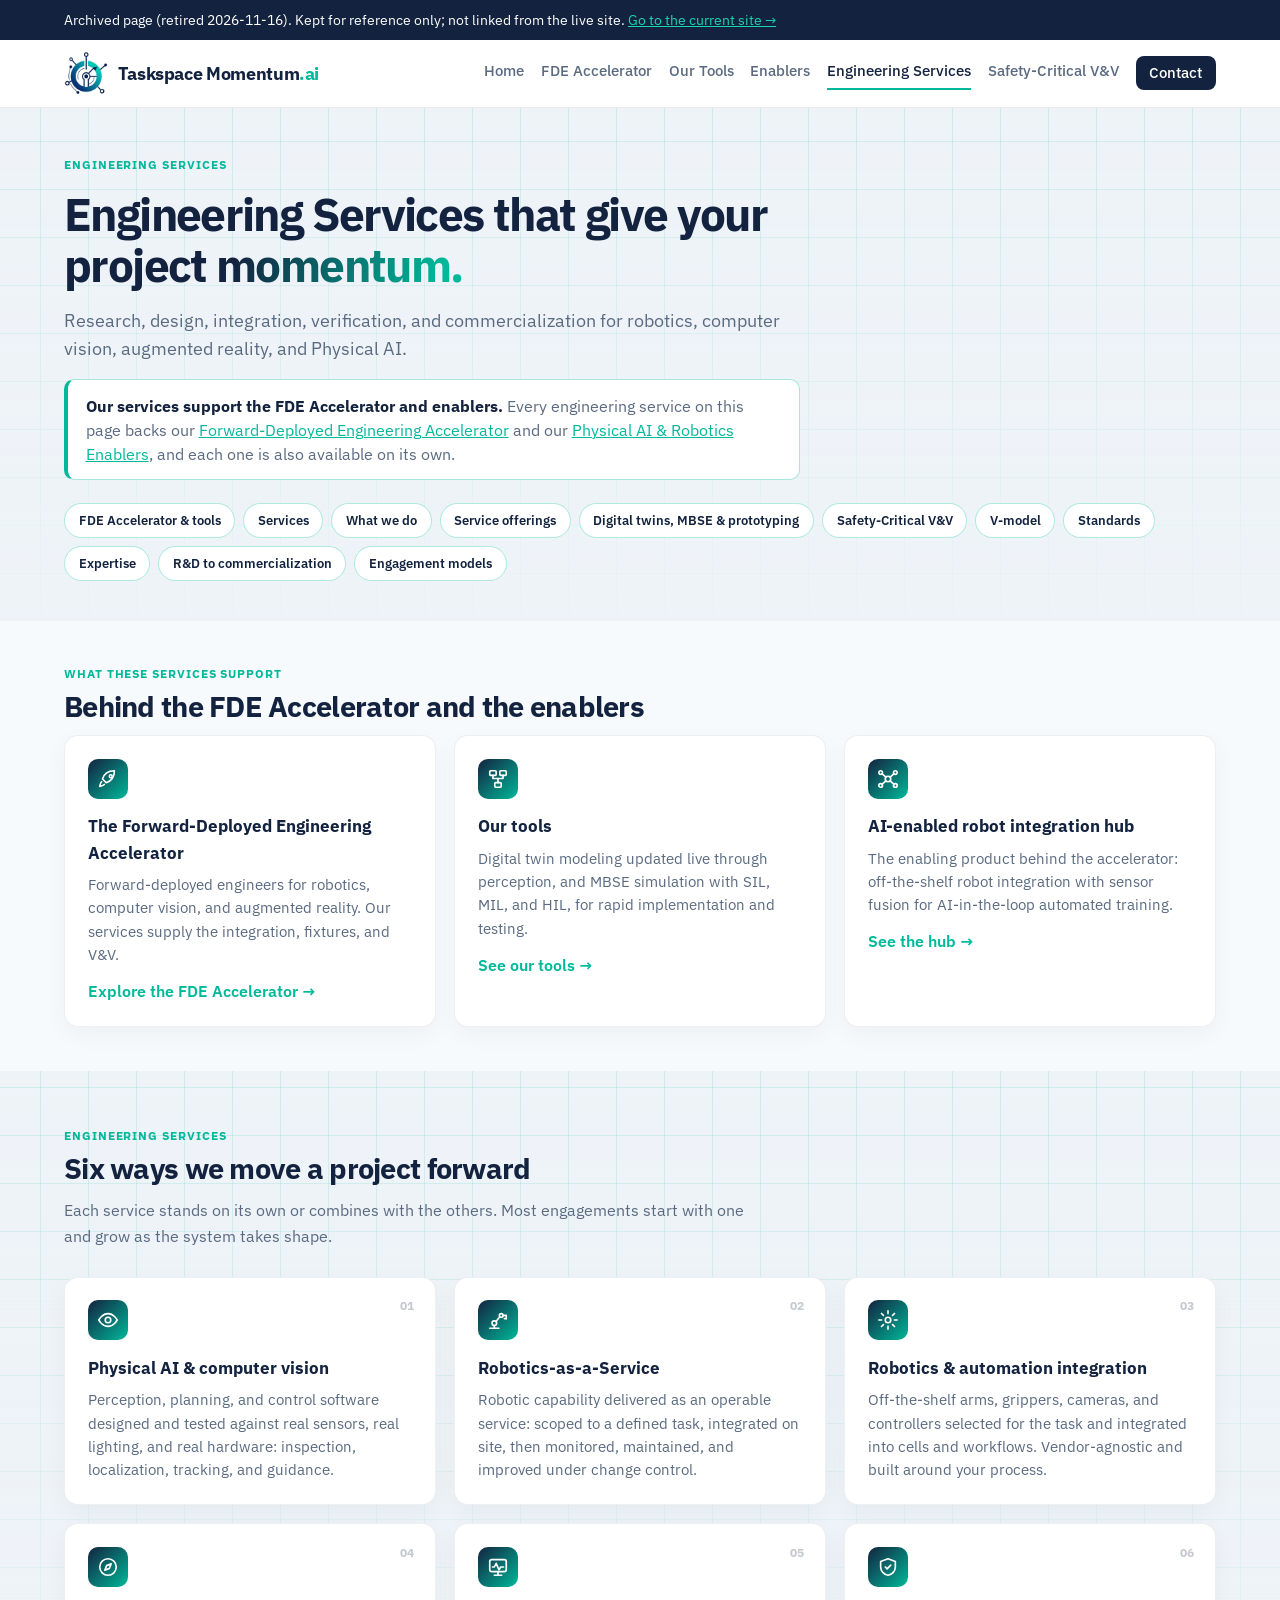
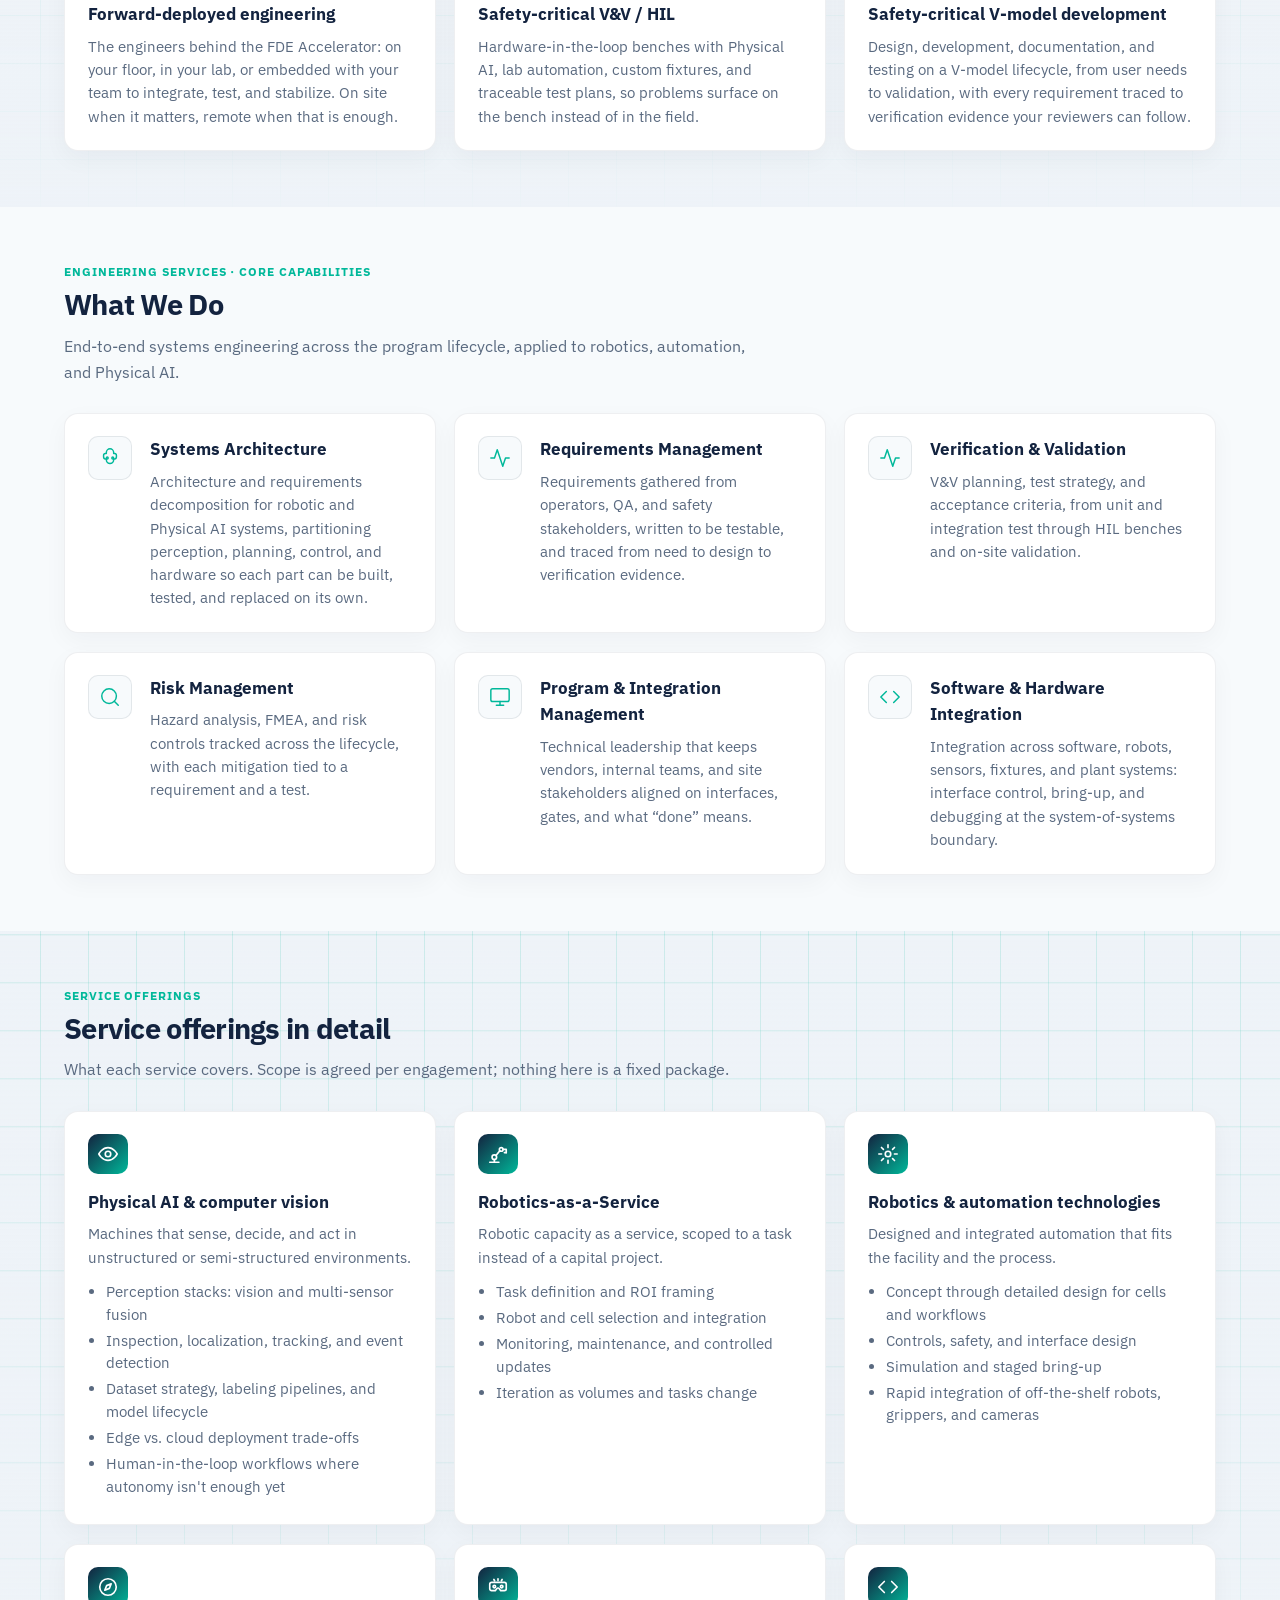
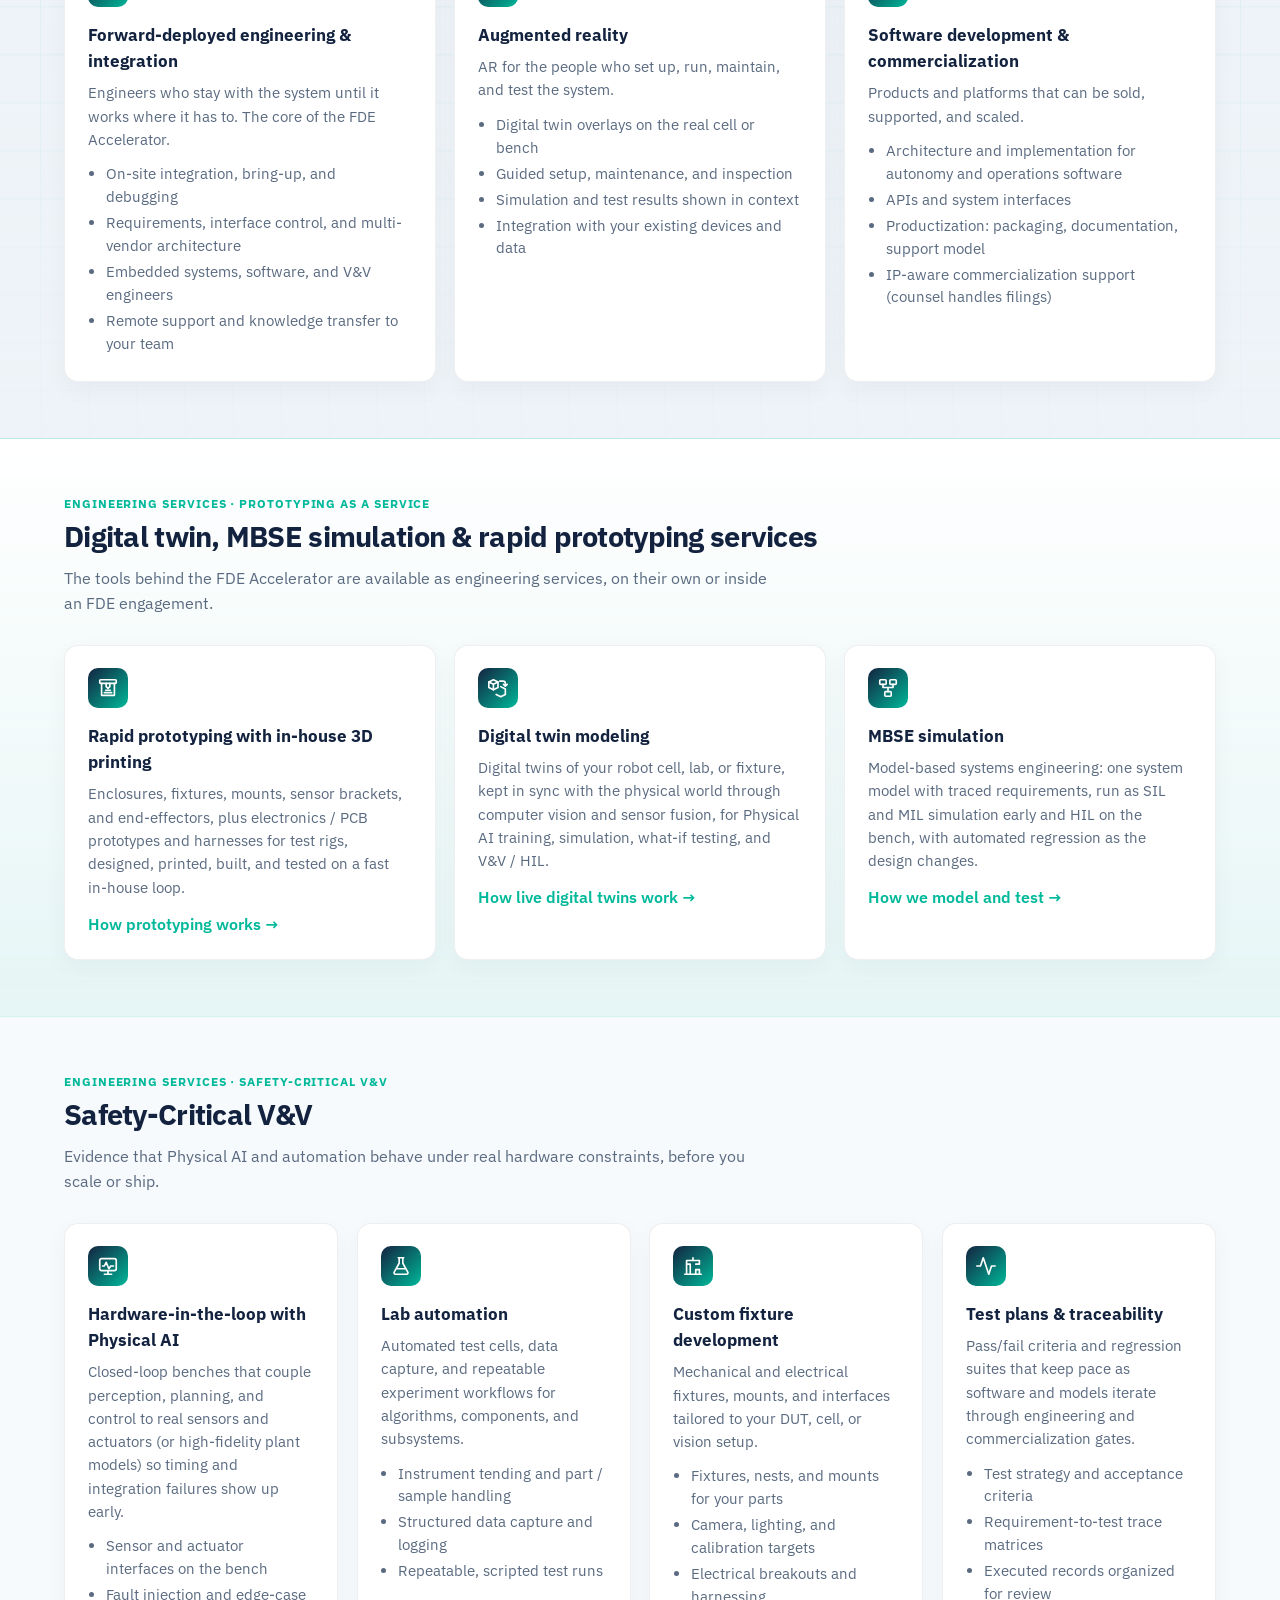
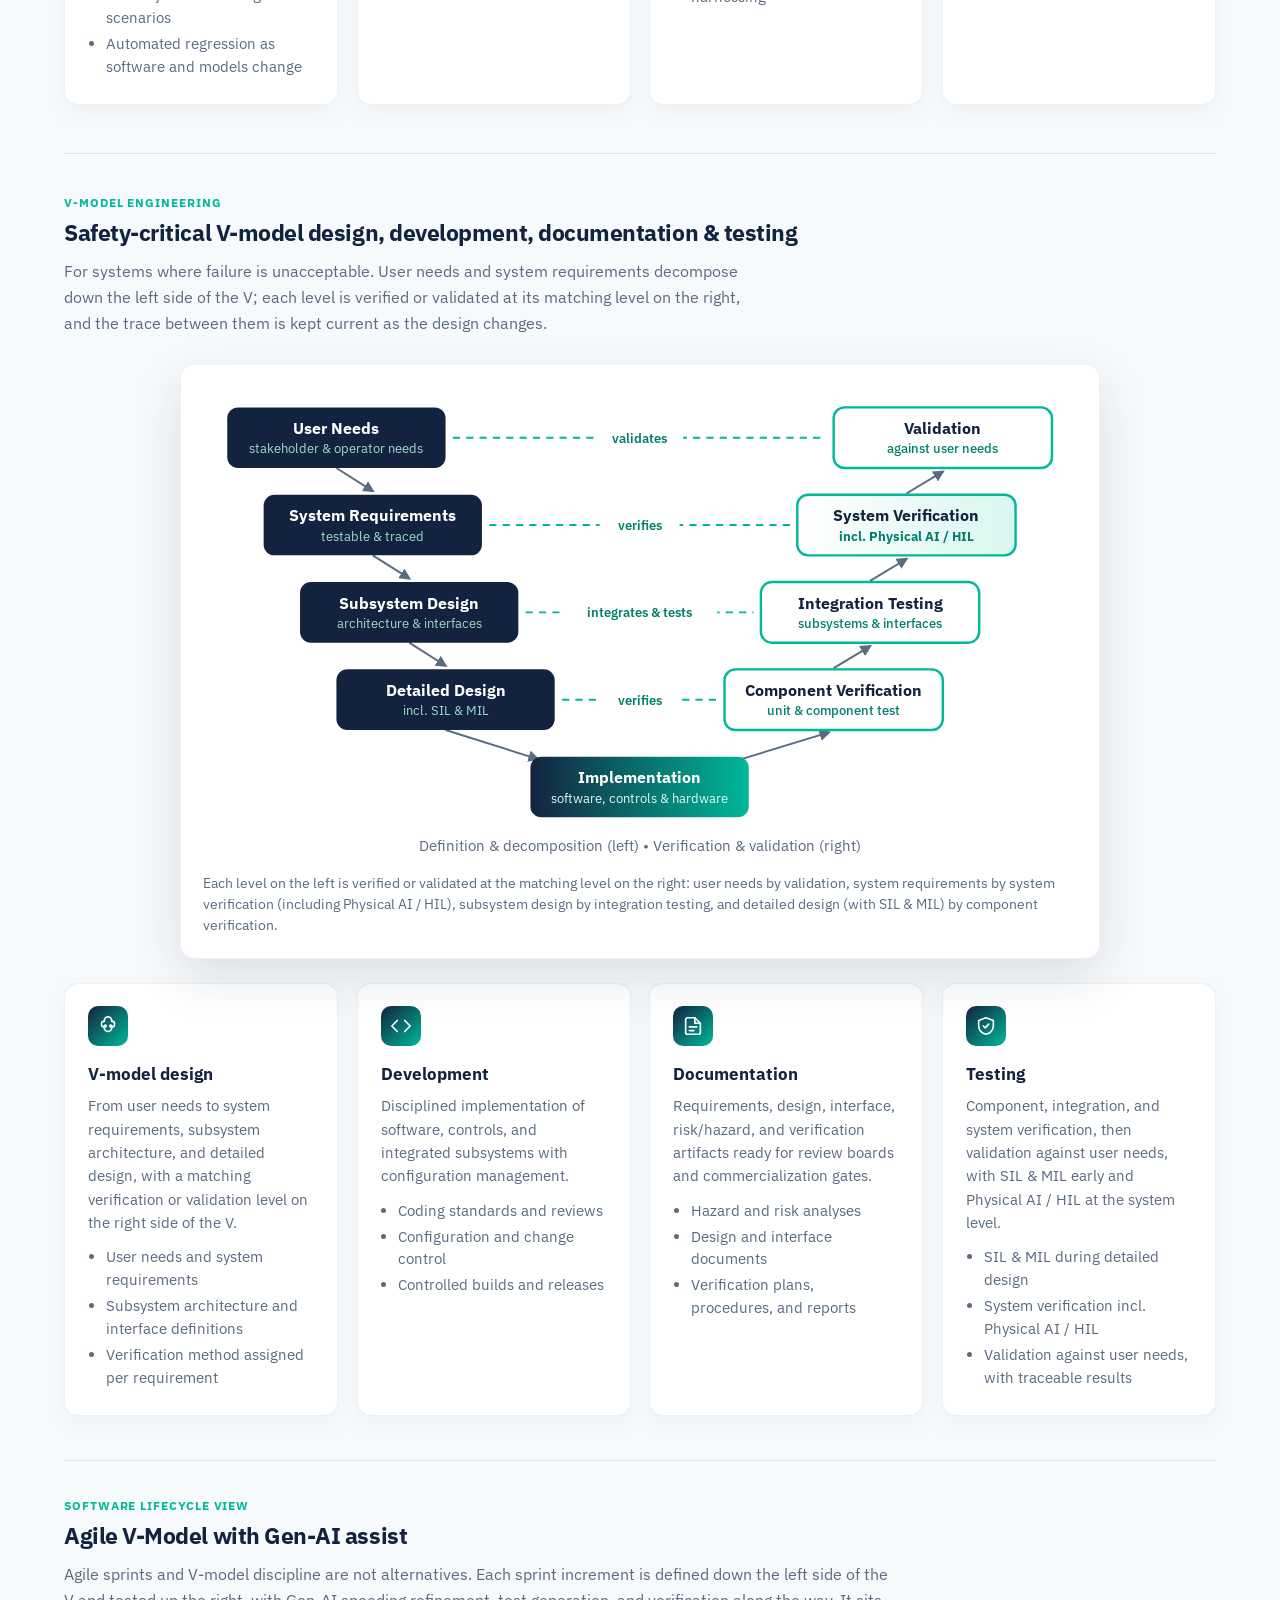
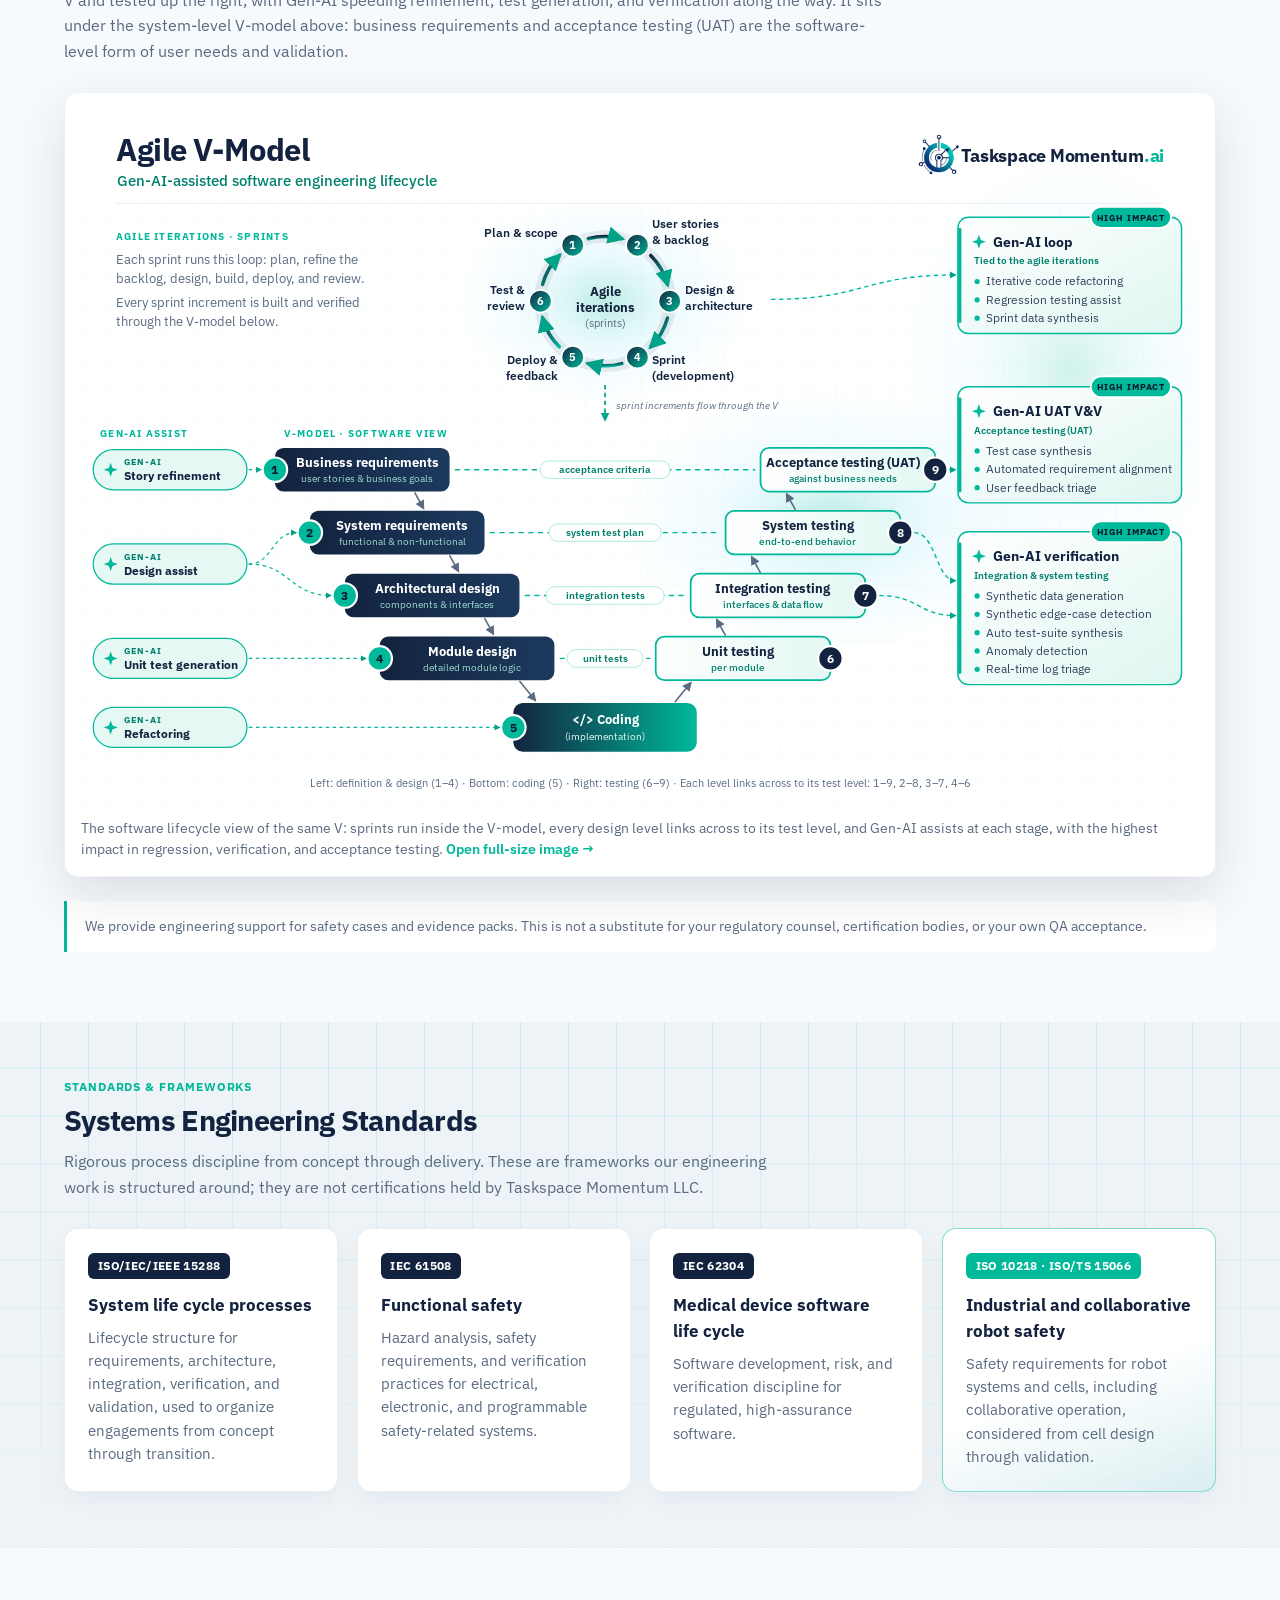
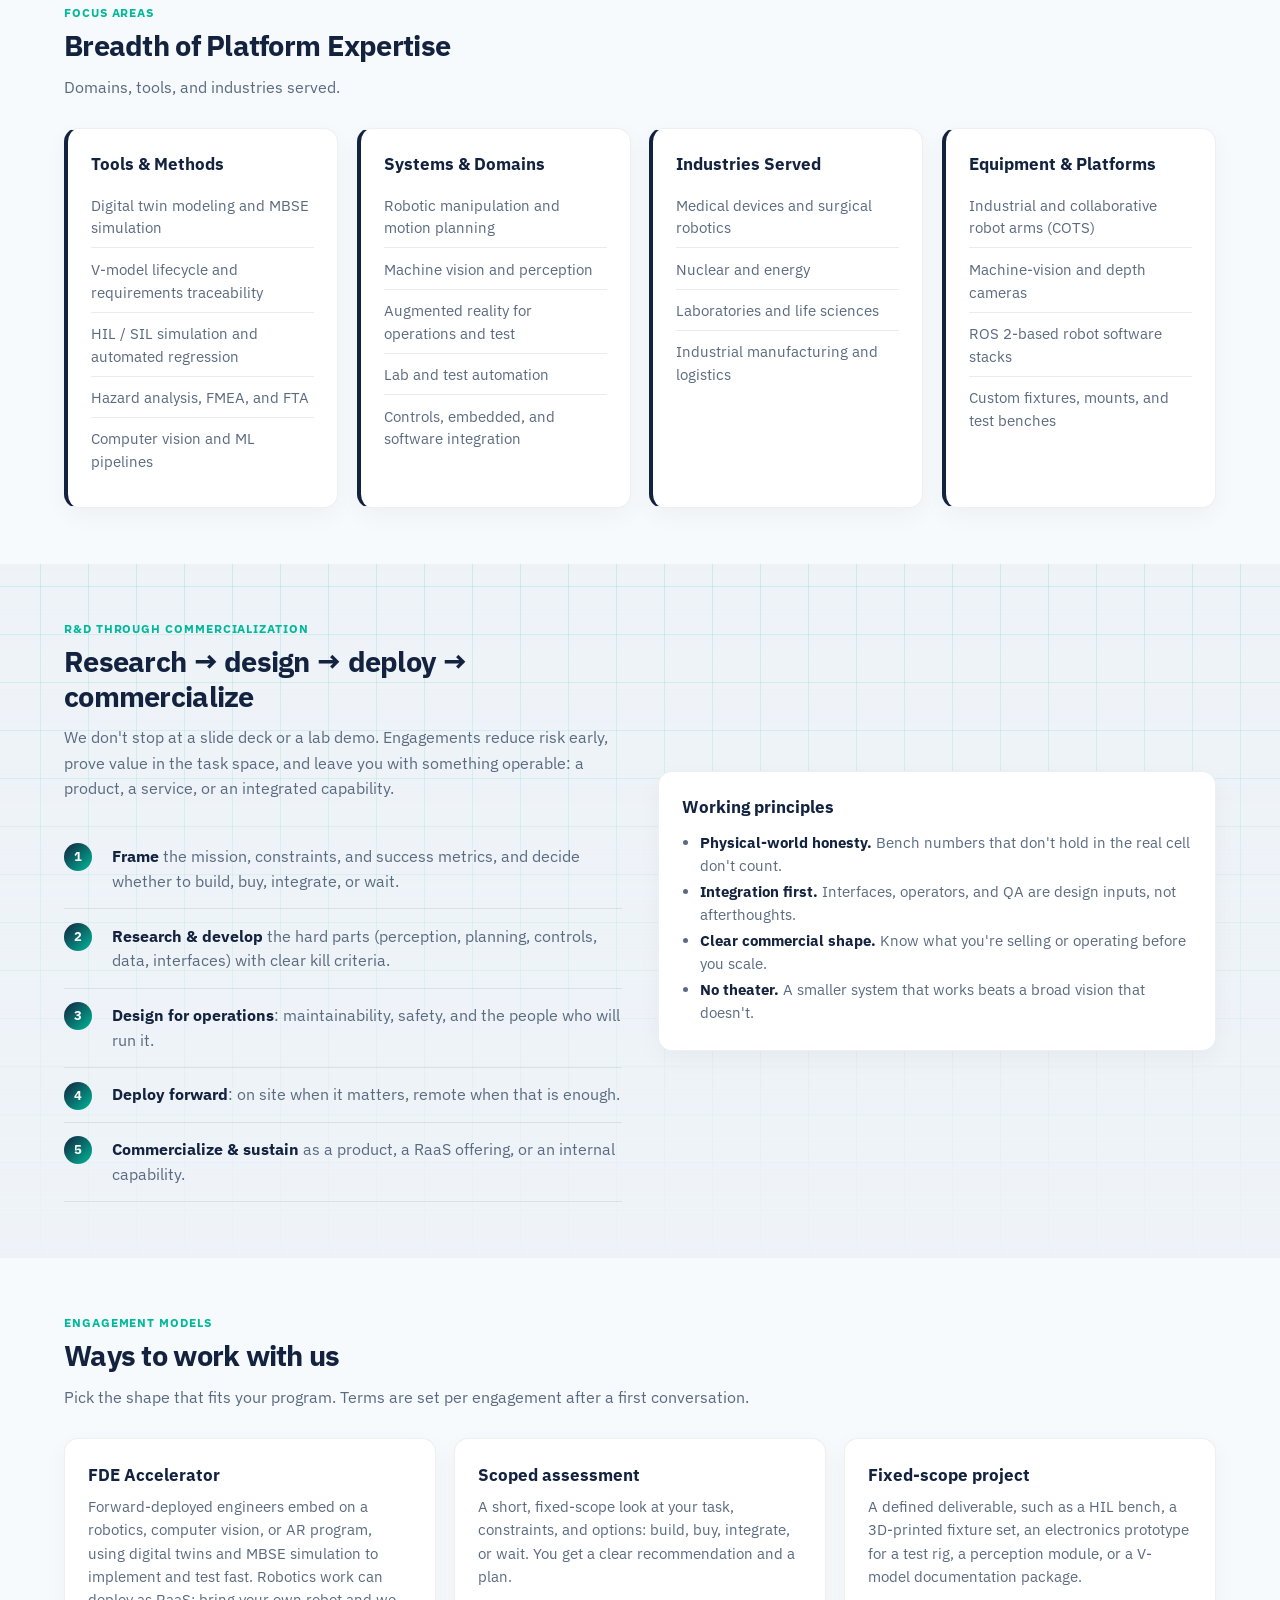
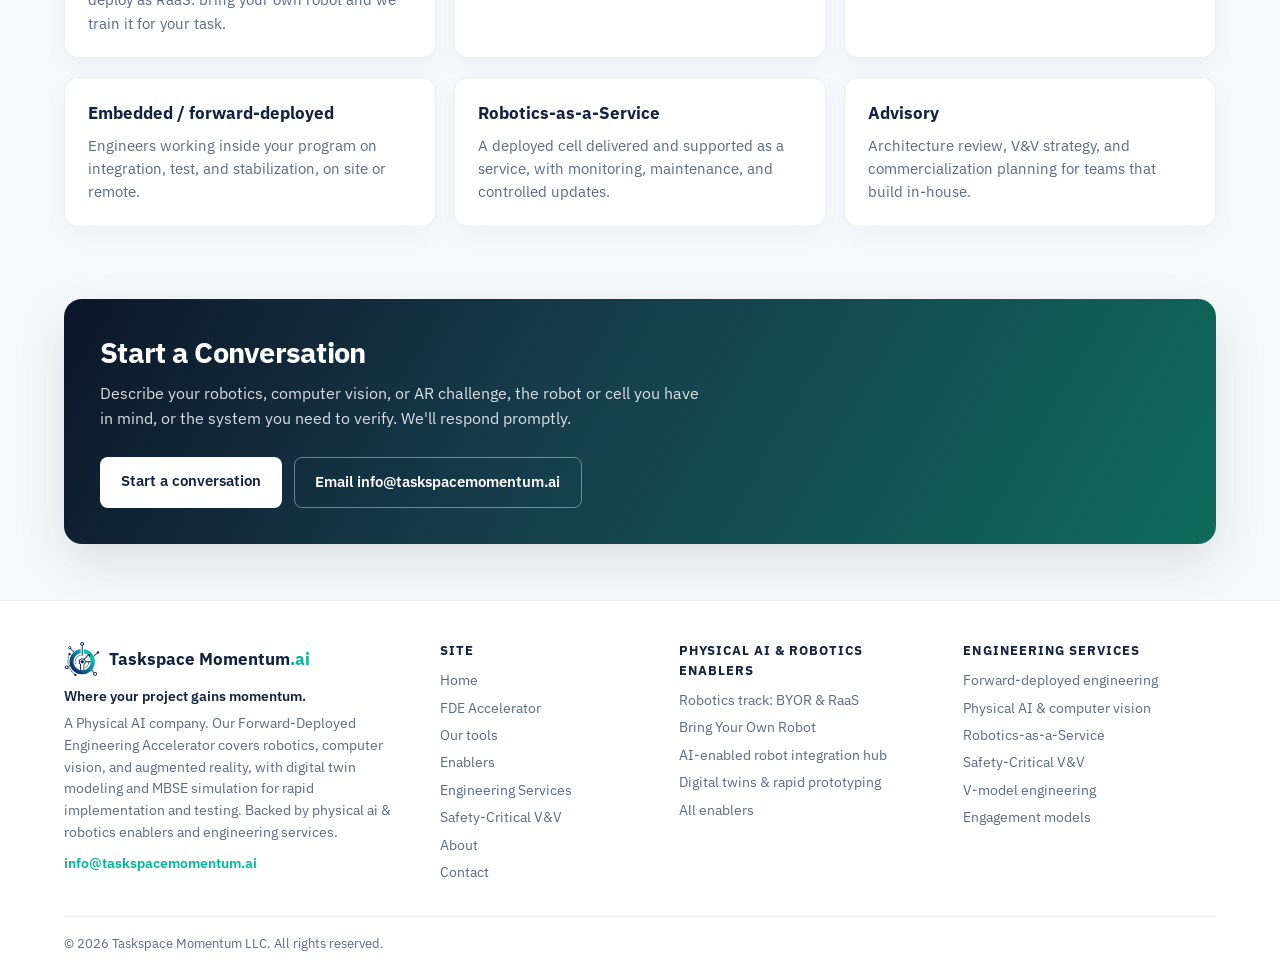
<file: archive/services.html>
<!DOCTYPE html>
<html lang="en">
<head>
  <meta charset="utf-8" />
  <meta name="robots" content="noindex, nofollow" />
  <meta name="viewport" content="width=device-width, initial-scale=1" />
  <title>Engineering Services | Taskspace Momentum.ai</title>
  <meta name="description" content="Where your project gains momentum. Engineering Services from Taskspace Momentum.ai, a Physical AI company, behind our Forward-Deployed Engineering Accelerator for robotics, computer vision, and augmented reality: forward-deployed engineering, digital twin modeling, MBSE simulation, Physical AI and computer vision, Robotics-as-a-Service, safety-critical V&amp;V, and V-model development." />
  <meta property="og:title" content="Engineering Services | Taskspace Momentum.ai" />
  <meta property="og:description" content="Where your project gains momentum. Engineering Services from Taskspace Momentum.ai, a Physical AI company, behind our Forward-Deployed Engineering Accelerator for robotics, computer vision, and augmented reality: forward-deployed engineering, digital twin modeling, MBSE simulation, Physical AI and computer vision, Robotics-as-a-Service, safety-critical V&amp;V, and V-model development." />
  <meta property="og:image" content="assets/logo-icon.png" />
  <link rel="icon" href="../assets/favicon.ico" sizes="any" />
  <link rel="icon" type="image/png" sizes="32x32" href="../assets/favicon-32.png" />
  <link rel="icon" type="image/png" sizes="64x64" href="../assets/logo-icon-64.png" />
  <link rel="apple-touch-icon" href="../assets/apple-touch-icon.png" />
  <link rel="preconnect" href="https://fonts.googleapis.com" />
  <link rel="preconnect" href="https://fonts.gstatic.com" crossorigin />
  <link href="https://fonts.googleapis.com/css2?family=IBM+Plex+Sans:wght@400;500;600;700&amp;display=swap" rel="stylesheet" />
  <link rel="stylesheet" href="../assets/site.css" />
</head>
<body>
<div style="background:#13233f;color:#fff;padding:.6rem 5%;font-size:.85rem">Archived page (retired 2026-11-16). Kept for reference only; not linked from the live site. <a href="../index.html" style="color:#1ad4b0">Go to the current site &rarr;</a></div>
  <header class="site-header">
    <a class="brand" href="index.html" aria-label="Taskspace Momentum.ai home">
      <img class="brand-icon" src="../assets/logo-icon-256.png" width="44" height="44" alt="" />
      <span>Taskspace Momentum<span class="dot-ai">.ai</span></span>
    </a>
    <nav class="site-nav" aria-label="Main">
      <a href="index.html">Home</a>
      <a href="index.html#accelerator">FDE Accelerator</a>
      <a href="index.html#tools">Our Tools</a>
      <a href="products.html">Enablers</a>
      <a href="services.html" aria-current="page">Engineering Services</a>
      <a href="index.html#vv">Safety-Critical V&amp;V</a>
      <a href="index.html#contact" class="nav-cta">Contact</a>
    </nav>
  </header>

  <div class="page-hero grid-bg">
    <span class="section-tag">Engineering Services</span>
    <h1>Engineering Services that give your project <span class="gradient-text">momentum.</span></h1>
    <p class="sub">Research, design, integration, verification, and commercialization for robotics, computer vision, augmented reality, and Physical AI.</p>
    <p class="support-note"><strong>Our services support the FDE Accelerator and enablers.</strong> Every engineering service on this page backs our <a href="index.html#accelerator">Forward-Deployed Engineering Accelerator</a> and our <a href="products.html">Physical AI &amp; Robotics Enablers</a>, and each one is also available on its own.</p>
    <nav class="chip-nav" aria-label="On this page">
      <a href="#accelerator">FDE Accelerator &amp; tools</a><a href="#services">Services</a><a href="#what-we-do">What we do</a><a href="#offerings">Service offerings</a><a href="#prototyping">Digital twins, MBSE &amp; prototyping</a><a href="#vv">Safety-Critical V&amp;V</a><a href="#safety">V-model</a><a href="#standards">Standards</a><a href="#focus">Expertise</a><a href="#lifecycle">R&amp;D to commercialization</a><a href="#engagement">Engagement models</a>
    </nav>
  </div>

  <section id="accelerator" class="supports">
    <span class="section-tag">What these services support</span>
    <h2>Behind the FDE Accelerator and the enablers</h2>
    <div class="grid-3">
      <a class="card tile support-card" href="index.html#accelerator"><div class="ico"><svg viewBox="0 0 24 24" aria-hidden="true"><path d="M5 15c-1.5 1.5-2 5-2 5s3.5-.5 5-2"/><path d="M9 15 6 12c1.5-5 6-9 13-9 0 7-4 11.5-9 13l-1-1z"/><circle cx="15" cy="9" r="1.6"/></svg></div><h3>The Forward-Deployed Engineering Accelerator</h3><p>Forward-deployed engineers for robotics, computer vision, and augmented reality. Our services supply the integration, fixtures, and V&amp;V.</p><span class="text-link">Explore the FDE Accelerator &rarr;</span></a>
      <a class="card tile support-card" href="index.html#tools"><div class="ico"><svg viewBox="0 0 24 24" aria-hidden="true"><rect x="3" y="3" width="7" height="5" rx="1"/><rect x="14" y="3" width="7" height="5" rx="1"/><rect x="8.5" y="16" width="7" height="5" rx="1"/><path d="M6.5 8v3.5h11V8M12 11.5V16"/></svg></div><h3>Our tools</h3><p>Digital twin modeling updated live through perception, and MBSE simulation with SIL, MIL, and HIL, for rapid implementation and testing.</p><span class="text-link">See our tools &rarr;</span></a>
      <a class="card tile support-card" href="products.html#integration-hub"><div class="ico"><svg viewBox="0 0 24 24" aria-hidden="true"><circle cx="12" cy="12" r="3"/><circle cx="4" cy="5" r="2"/><circle cx="20" cy="5" r="2"/><circle cx="4" cy="19" r="2"/><circle cx="20" cy="19" r="2"/><path d="M5.6 6.4 9.8 10M18.4 6.4 14.2 10M5.6 17.6l4.2-3.6M18.4 17.6l-4.2-3.6"/></svg></div><h3>AI-enabled robot integration hub</h3><p>The enabling product behind the accelerator: off-the-shelf robot integration with sensor fusion for AI-in-the-loop automated training.</p><span class="text-link">See the hub &rarr;</span></a>
    </div>
  </section>

  <section id="services" class="grid-bg">
    <span class="section-tag">Engineering Services</span>
    <h2>Six ways we move a project forward</h2>
    <p class="lead">Each service stands on its own or combines with the others. Most engagements start with one and grow as the system takes shape.</p>
    <div class="grid-3">
      <div class="card tile"><span class="tile-num">01</span><div class="ico"><svg viewBox="0 0 24 24" aria-hidden="true"><path d="M2 12s3.6-7 10-7 10 7 10 7-3.6 7-10 7S2 12 2 12z"/><circle cx="12" cy="12" r="3"/></svg></div><h3>Physical AI &amp; computer vision</h3><p>Perception, planning, and control software designed and tested against real sensors, real lighting, and real hardware: inspection, localization, tracking, and guidance.</p></div>
      <div class="card tile"><span class="tile-num">02</span><div class="ico"><svg viewBox="0 0 24 24" aria-hidden="true"><path d="M3 21h10"/><path d="M8 21v-3"/><circle cx="8" cy="15.5" r="2.5"/><path d="M9.8 13.7 14 8.5"/><circle cx="15.5" cy="7" r="2"/><path d="M17.5 7H21v3.5"/><path d="M21 10.5h-2"/></svg></div><h3>Robotics-as-a-Service</h3><p>Robotic capability delivered as an operable service: scoped to a defined task, integrated on site, then monitored, maintained, and improved under change control.</p></div>
      <div class="card tile"><span class="tile-num">03</span><div class="ico"><svg viewBox="0 0 24 24" aria-hidden="true"><circle cx="12" cy="12" r="3"/><path d="M12 2v3M12 19v3M2 12h3M19 12h3M4.9 4.9 7 7M17 17l2.1 2.1M4.9 19.1 7 17M17 7l2.1-2.1"/></svg></div><h3>Robotics &amp; automation integration</h3><p>Off-the-shelf arms, grippers, cameras, and controllers selected for the task and integrated into cells and workflows. Vendor-agnostic and built around your process.</p></div>
      <div class="card tile"><span class="tile-num">04</span><div class="ico"><svg viewBox="0 0 24 24" aria-hidden="true"><circle cx="12" cy="12" r="9"/><path d="m15.5 8.5-2 5-5 2 2-5 5-2z"/></svg></div><h3>Forward-deployed engineering</h3><p>The engineers behind the FDE Accelerator: on your floor, in your lab, or embedded with your team to integrate, test, and stabilize. On site when it matters, remote when that is enough.</p></div>
      <div class="card tile"><span class="tile-num">05</span><div class="ico"><svg viewBox="0 0 24 24" aria-hidden="true"><rect x="3" y="4" width="18" height="13" rx="2"/><path d="M6 12h2l2-4 3 7 2-3h3"/><path d="M8 21h8M12 17v4"/></svg></div><h3>Safety-critical V&amp;V / HIL</h3><p>Hardware-in-the-loop benches with Physical AI, lab automation, custom fixtures, and traceable test plans, so problems surface on the bench instead of in the field.</p></div>
      <div class="card tile"><span class="tile-num">06</span><div class="ico"><svg viewBox="0 0 24 24" aria-hidden="true"><path d="M12 3 4 6v6c0 4.5 3.4 8.2 8 9 4.6-.8 8-4.5 8-9V6l-8-3z"/><path d="m9 12 2 2 4-4"/></svg></div><h3>Safety-critical V-model development</h3><p>Design, development, documentation, and testing on a V-model lifecycle, from user needs to validation, with every requirement traced to verification evidence your reviewers can follow.</p></div>
    </div>
  </section>

  <section id="what-we-do">
    <span class="section-tag">Engineering Services &middot; Core capabilities</span>
    <h2>What We Do</h2>
    <p class="lead">End-to-end systems engineering across the program lifecycle, applied to robotics, automation, and Physical AI.</p>
    <div class="grid-3">
      <div class="card svc-card"><div class="svc-ico"><svg viewBox="0 0 24 24" aria-hidden="true"><path d="M12 2a4 4 0 0 1 4 4v1h1a2 2 0 0 1 2 2v2a2 2 0 0 1-2 2h-1v1a4 4 0 0 1-8 0v-1H7a2 2 0 0 1-2-2V9a2 2 0 0 1 2-2h1V6a4 4 0 0 1 4-4z"/><circle cx="9" cy="12" r="1"/><circle cx="15" cy="12" r="1"/></svg></div><div><h3>Systems Architecture</h3><p>Architecture and requirements decomposition for robotic and Physical AI systems, partitioning perception, planning, control, and hardware so each part can be built, tested, and replaced on its own.</p></div></div>
      <div class="card svc-card"><div class="svc-ico"><svg viewBox="0 0 24 24" aria-hidden="true"><path d="M22 12h-4l-3 9L9 3l-3 9H2"/></svg></div><div><h3>Requirements Management</h3><p>Requirements gathered from operators, QA, and safety stakeholders, written to be testable, and traced from need to design to verification evidence.</p></div></div>
      <div class="card svc-card"><div class="svc-ico"><svg viewBox="0 0 24 24" aria-hidden="true"><polyline points="22 12 18 12 15 21 9 3 6 12 2 12"/></svg></div><div><h3>Verification &amp; Validation</h3><p>V&amp;V planning, test strategy, and acceptance criteria, from unit and integration test through HIL benches and on-site validation.</p></div></div>
      <div class="card svc-card"><div class="svc-ico"><svg viewBox="0 0 24 24" aria-hidden="true"><circle cx="11" cy="11" r="8"/><line x1="21" y1="21" x2="16.65" y2="16.65"/></svg></div><div><h3>Risk Management</h3><p>Hazard analysis, FMEA, and risk controls tracked across the lifecycle, with each mitigation tied to a requirement and a test.</p></div></div>
      <div class="card svc-card"><div class="svc-ico"><svg viewBox="0 0 24 24" aria-hidden="true"><rect x="2" y="3" width="20" height="14" rx="2"/><line x1="8" y1="21" x2="16" y2="21"/><line x1="12" y1="17" x2="12" y2="21"/></svg></div><div><h3>Program &amp; Integration Management</h3><p>Technical leadership that keeps vendors, internal teams, and site stakeholders aligned on interfaces, gates, and what &ldquo;done&rdquo; means.</p></div></div>
      <div class="card svc-card"><div class="svc-ico"><svg viewBox="0 0 24 24" aria-hidden="true"><polyline points="16 18 22 12 16 6"/><polyline points="8 6 2 12 8 18"/></svg></div><div><h3>Software &amp; Hardware Integration</h3><p>Integration across software, robots, sensors, fixtures, and plant systems: interface control, bring-up, and debugging at the system-of-systems boundary.</p></div></div>
    </div>
  </section>

  <section id="offerings" class="grid-bg">
    <span class="section-tag">Service offerings</span>
    <h2>Service offerings in detail</h2>
    <p class="lead">What each service covers. Scope is agreed per engagement; nothing here is a fixed package.</p>
    <div class="grid-3">
      <div class="card"><div class="ico"><svg viewBox="0 0 24 24" aria-hidden="true"><path d="M2 12s3.6-7 10-7 10 7 10 7-3.6 7-10 7S2 12 2 12z"/><circle cx="12" cy="12" r="3"/></svg></div><h3>Physical AI &amp; computer vision</h3><p>Machines that sense, decide, and act in unstructured or semi-structured environments.</p><ul><li>Perception stacks: vision and multi-sensor fusion</li><li>Inspection, localization, tracking, and event detection</li><li>Dataset strategy, labeling pipelines, and model lifecycle</li><li>Edge vs. cloud deployment trade-offs</li><li>Human-in-the-loop workflows where autonomy isn't enough yet</li></ul></div>
      <div class="card"><div class="ico"><svg viewBox="0 0 24 24" aria-hidden="true"><path d="M3 21h10"/><path d="M8 21v-3"/><circle cx="8" cy="15.5" r="2.5"/><path d="M9.8 13.7 14 8.5"/><circle cx="15.5" cy="7" r="2"/><path d="M17.5 7H21v3.5"/><path d="M21 10.5h-2"/></svg></div><h3>Robotics-as-a-Service</h3><p>Robotic capacity as a service, scoped to a task instead of a capital project.</p><ul><li>Task definition and ROI framing</li><li>Robot and cell selection and integration</li><li>Monitoring, maintenance, and controlled updates</li><li>Iteration as volumes and tasks change</li></ul></div>
      <div class="card"><div class="ico"><svg viewBox="0 0 24 24" aria-hidden="true"><circle cx="12" cy="12" r="3"/><path d="M12 2v3M12 19v3M2 12h3M19 12h3M4.9 4.9 7 7M17 17l2.1 2.1M4.9 19.1 7 17M17 7l2.1-2.1"/></svg></div><h3>Robotics &amp; automation technologies</h3><p>Designed and integrated automation that fits the facility and the process.</p><ul><li>Concept through detailed design for cells and workflows</li><li>Controls, safety, and interface design</li><li>Simulation and staged bring-up</li><li>Rapid integration of off-the-shelf robots, grippers, and cameras</li></ul></div>
      <div class="card"><div class="ico"><svg viewBox="0 0 24 24" aria-hidden="true"><circle cx="12" cy="12" r="9"/><path d="m15.5 8.5-2 5-5 2 2-5 5-2z"/></svg></div><h3>Forward-deployed engineering &amp; integration</h3><p>Engineers who stay with the system until it works where it has to. The core of the FDE Accelerator.</p><ul><li>On-site integration, bring-up, and debugging</li><li>Requirements, interface control, and multi-vendor architecture</li><li>Embedded systems, software, and V&amp;V engineers</li><li>Remote support and knowledge transfer to your team</li></ul></div>
      <div class="card"><div class="ico"><svg viewBox="0 0 24 24" aria-hidden="true"><path d="M3 9a2 2 0 0 1 2-2h14a2 2 0 0 1 2 2v5a2 2 0 0 1-2 2h-4l-1.6-2.2a1.8 1.8 0 0 0-2.8 0L9 16H5a2 2 0 0 1-2-2V9z"/><circle cx="8" cy="11.5" r="1.4"/><circle cx="16" cy="11.5" r="1.4"/><path d="M12 3v2M7.5 3.8l.8 1.4M16.5 3.8l-.8 1.4"/></svg></div><h3>Augmented reality</h3><p>AR for the people who set up, run, maintain, and test the system.</p><ul><li>Digital twin overlays on the real cell or bench</li><li>Guided setup, maintenance, and inspection</li><li>Simulation and test results shown in context</li><li>Integration with your existing devices and data</li></ul></div>
      <div class="card"><div class="ico"><svg viewBox="0 0 24 24" aria-hidden="true"><polyline points="16 18 22 12 16 6"/><polyline points="8 6 2 12 8 18"/></svg></div><h3>Software development &amp; commercialization</h3><p>Products and platforms that can be sold, supported, and scaled.</p><ul><li>Architecture and implementation for autonomy and operations software</li><li>APIs and system interfaces</li><li>Productization: packaging, documentation, support model</li><li>IP-aware commercialization support (counsel handles filings)</li></ul></div>
    </div>
  </section>

  <section id="prototyping" class="dt-band">
    <span class="section-tag">Engineering Services &middot; Prototyping as a service</span>
    <h2>Digital twin, MBSE simulation &amp; rapid prototyping services</h2>
    <p class="lead">The tools behind the FDE Accelerator are available as engineering services, on their own or inside an FDE engagement.</p>
    <div class="grid-3">
      <a class="card tile support-card" href="products.html#rapid-prototyping"><div class="ico"><svg viewBox="0 0 24 24" aria-hidden="true"><rect x="3" y="3" width="18" height="4" rx="1"/><path d="M5 7v13h14V7"/><path d="M10 7v3.5l2 2 2-2V7"/><path d="M8 17h8"/><path d="M9.5 14.5h5"/></svg></div><h3>Rapid prototyping with in-house 3D printing</h3><p>Enclosures, fixtures, mounts, sensor brackets, and end-effectors, plus electronics / PCB prototypes and harnesses for test rigs, designed, printed, built, and tested on a fast in-house loop.</p><span class="text-link">How prototyping works &rarr;</span></a>
      <a class="card tile support-card" href="products.html#digital-twin-modeling"><div class="ico"><svg viewBox="0 0 24 24" aria-hidden="true"><path d="M7 3 2 5.5v6L7 14l5-2.5v-6L7 3z"/><path d="M2 5.5 7 8l5-2.5M7 8v6"/><path d="M15 10.5 20 13v6l-5 2.5-5-2.5"/><path d="M14 4.5h3.5A2.5 2.5 0 0 1 20 7v2.5"/><path d="m18 8 2 2 2-2"/></svg></div><h3>Digital twin modeling</h3><p>Digital twins of your robot cell, lab, or fixture, kept in sync with the physical world through computer vision and sensor fusion, for Physical AI training, simulation, what-if testing, and V&amp;V / HIL.</p><span class="text-link">How live digital twins work &rarr;</span></a>
      <a class="card tile support-card" href="index.html#tools"><div class="ico"><svg viewBox="0 0 24 24" aria-hidden="true"><rect x="3" y="3" width="7" height="5" rx="1"/><rect x="14" y="3" width="7" height="5" rx="1"/><rect x="8.5" y="16" width="7" height="5" rx="1"/><path d="M6.5 8v3.5h11V8M12 11.5V16"/></svg></div><h3>MBSE simulation</h3><p>Model-based systems engineering: one system model with traced requirements, run as SIL and MIL simulation early and HIL on the bench, with automated regression as the design changes.</p><span class="text-link">How we model and test &rarr;</span></a>
    </div>
  </section>

  <section id="vv">
    <span class="section-tag">Engineering Services &middot; Safety-critical V&amp;V</span>
    <h2>Safety-Critical V&amp;V</h2>
    <p class="lead">Evidence that Physical AI and automation behave under real hardware constraints, before you scale or ship.</p>
    <div class="grid">
      <div class="card"><div class="ico"><svg viewBox="0 0 24 24" aria-hidden="true"><rect x="3" y="4" width="18" height="13" rx="2"/><path d="M6 12h2l2-4 3 7 2-3h3"/><path d="M8 21h8M12 17v4"/></svg></div><h3>Hardware-in-the-loop with Physical AI</h3><p>Closed-loop benches that couple perception, planning, and control to real sensors and actuators (or high-fidelity plant models) so timing and integration failures show up early.</p><ul><li>Sensor and actuator interfaces on the bench</li><li>Fault injection and edge-case scenarios</li><li>Automated regression as software and models change</li></ul></div>
      <div class="card"><div class="ico"><svg viewBox="0 0 24 24" aria-hidden="true"><path d="M9 3h6M10 3v6L4.6 18.6A1.6 1.6 0 0 0 6 21h12a1.6 1.6 0 0 0 1.4-2.4L14 9V3"/><path d="M7.5 15h9"/></svg></div><h3>Lab automation</h3><p>Automated test cells, data capture, and repeatable experiment workflows for algorithms, components, and subsystems.</p><ul><li>Instrument tending and part / sample handling</li><li>Structured data capture and logging</li><li>Repeatable, scripted test runs</li></ul></div>
      <div class="card"><div class="ico"><svg viewBox="0 0 24 24" aria-hidden="true"><path d="M3 21h18"/><path d="M5 21V10h4v11"/><path d="M15 21v-5h4v5"/><path d="M5 10V6h14v4h-4"/><path d="M12 6V3"/></svg></div><h3>Custom fixture development</h3><p>Mechanical and electrical fixtures, mounts, and interfaces tailored to your DUT, cell, or vision setup.</p><ul><li>Fixtures, nests, and mounts for your parts</li><li>Camera, lighting, and calibration targets</li><li>Electrical breakouts and harnessing</li></ul></div>
      <div class="card"><div class="ico"><svg viewBox="0 0 24 24" aria-hidden="true"><path d="M22 12h-4l-3 9L9 3l-3 9H2"/></svg></div><h3>Test plans &amp; traceability</h3><p>Pass/fail criteria and regression suites that keep pace as software and models iterate through engineering and commercialization gates.</p><ul><li>Test strategy and acceptance criteria</li><li>Requirement-to-test trace matrices</li><li>Executed records organized for review</li></ul></div>
    </div>
    <div id="safety" class="subsection">
      <span class="section-tag">V-model engineering</span>
      <h3 class="sub-h">Safety-critical V-model design, development, documentation &amp; testing</h3>
      <p class="lead">For systems where failure is unacceptable. User needs and system requirements decompose down the left side of the V; each level is verified or validated at its matching level on the right, and the trace between them is kept current as the design changes.</p>
      <div class="vmodel-wrap"><figure class="media-card diagram-card" style="margin:0"><svg viewBox="0 0 720 392" role="img" aria-label="V-model. Left side, top to bottom: User Needs, System Requirements, Subsystem Design, Detailed Design including SIL and MIL, down to Implementation. Right side, bottom to top: Component Verification, Integration Testing, System Verification including Physical AI and HIL, and Validation against user needs. Each left level is linked across to its matching right level.">
  <defs>
    <linearGradient id="vg" x1="0" x2="1"><stop offset="0" stop-color="#13233f"/><stop offset="1" stop-color="#00b89a"/></linearGradient>
    <linearGradient id="vgh" x1="0" x2="1"><stop offset="0" stop-color="#ffffff"/><stop offset="1" stop-color="#d9f6ef"/></linearGradient>
    <marker id="ah" viewBox="0 0 10 10" refX="8" refY="5" markerWidth="6" markerHeight="6" orient="auto"><path d="M0 0 10 5 0 10z" fill="#5a6a80"/></marker>
  </defs>
  <g stroke="#00b89a" stroke-width="1.6" stroke-dasharray="6 5"><line x1="206" y1="41" x2="514" y2="41"/><line x1="236" y1="113" x2="484" y2="113"/><line x1="266" y1="185" x2="454" y2="185"/><line x1="296" y1="257" x2="424" y2="257"/></g>
  <g stroke="#5a6a80" stroke-width="1.6" fill="none" marker-end="url(#ah)"><path d="M110 66 L140 85"/><path d="M580 87 L610 69"/><path d="M140 138 L170 157"/><path d="M550 159 L580 141"/><path d="M170 210 L200 229"/><path d="M520 231 L550 213"/><path d="M200 282 L276 306"/><path d="M444 306 L516 284"/></g>
  <g font-family="IBM Plex Sans, sans-serif" font-size="11" font-weight="600" fill="#00806b" text-anchor="middle"><rect x="324" y="32" width="72" height="18" rx="9" fill="#fff"/><text x="360" y="45">validates</text><rect x="327" y="104" width="66" height="18" rx="9" fill="#fff"/><text x="360" y="117">verifies</text><rect x="296" y="176" width="128" height="18" rx="9" fill="#fff"/><text x="360" y="189">integrates &amp; tests</text><rect x="327" y="248" width="66" height="18" rx="9" fill="#fff"/><text x="360" y="261">verifies</text></g>
  <g font-family="IBM Plex Sans, sans-serif" text-anchor="middle"><rect x="20" y="16" width="180" height="50" rx="9" fill="#13233f"/><text x="110" y="38" fill="#fff" font-size="13.5" font-weight="700">User Needs</text><text x="110" y="54" fill="#9fdccf" font-size="11">stakeholder &amp; operator needs</text><rect x="520" y="16" width="180" height="50" rx="9" fill="#fff" stroke="#00b89a" stroke-width="2"/><text x="610" y="38" fill="#13233f" font-size="13.5" font-weight="700">Validation</text><text x="610" y="54" fill="#00806b" font-size="11" font-weight="500">against user needs</text><rect x="50" y="88" width="180" height="50" rx="9" fill="#13233f"/><text x="140" y="110" fill="#fff" font-size="13.5" font-weight="700">System Requirements</text><text x="140" y="126" fill="#9fdccf" font-size="11">testable &amp; traced</text><rect x="490" y="88" width="180" height="50" rx="9" fill="url(#vgh)" stroke="#00b89a" stroke-width="2"/><text x="580" y="110" fill="#13233f" font-size="13.5" font-weight="700">System Verification</text><text x="580" y="126" fill="#00806b" font-size="11" font-weight="700">incl. Physical AI / HIL</text><rect x="80" y="160" width="180" height="50" rx="9" fill="#13233f"/><text x="170" y="182" fill="#fff" font-size="13.5" font-weight="700">Subsystem Design</text><text x="170" y="198" fill="#9fdccf" font-size="11">architecture &amp; interfaces</text><rect x="460" y="160" width="180" height="50" rx="9" fill="#fff" stroke="#00b89a" stroke-width="2"/><text x="550" y="182" fill="#13233f" font-size="13.5" font-weight="700">Integration Testing</text><text x="550" y="198" fill="#00806b" font-size="11" font-weight="500">subsystems &amp; interfaces</text><rect x="110" y="232" width="180" height="50" rx="9" fill="#13233f"/><text x="200" y="254" fill="#fff" font-size="13.5" font-weight="700">Detailed Design</text><text x="200" y="270" fill="#9fdccf" font-size="11">incl. SIL &amp; MIL</text><rect x="430" y="232" width="180" height="50" rx="9" fill="#fff" stroke="#00b89a" stroke-width="2"/><text x="520" y="254" fill="#13233f" font-size="13.5" font-weight="700">Component Verification</text><text x="520" y="270" fill="#00806b" font-size="11" font-weight="500">unit &amp; component test</text><rect x="270" y="304" width="180" height="50" rx="9" fill="url(#vg)"/><text x="360" y="326" fill="#fff" font-size="13.5" font-weight="700">Implementation</text><text x="360" y="342" fill="#e6fbf6" font-size="11">software, controls &amp; hardware</text></g>
  <text x="360" y="382" font-family="IBM Plex Sans, sans-serif" font-size="12" fill="#5a6a80" text-anchor="middle">Definition &amp; decomposition (left) &#8226; Verification &amp; validation (right)</text>
</svg><figcaption>Each level on the left is verified or validated at the matching level on the right: user needs by validation, system requirements by system verification (including Physical AI / HIL), subsystem design by integration testing, and detailed design (with SIL &amp; MIL) by component verification.</figcaption></figure></div>
      <div style="margin-top:1.5rem">
    <div class="grid">
      <div class="card"><div class="ico"><svg viewBox="0 0 24 24" aria-hidden="true"><path d="M12 2a4 4 0 0 1 4 4v1h1a2 2 0 0 1 2 2v2a2 2 0 0 1-2 2h-1v1a4 4 0 0 1-8 0v-1H7a2 2 0 0 1-2-2V9a2 2 0 0 1 2-2h1V6a4 4 0 0 1 4-4z"/><circle cx="9" cy="12" r="1"/><circle cx="15" cy="12" r="1"/></svg></div><h3>V-model design</h3><p>From user needs to system requirements, subsystem architecture, and detailed design, with a matching verification or validation level on the right side of the V.</p><ul><li>User needs and system requirements</li><li>Subsystem architecture and interface definitions</li><li>Verification method assigned per requirement</li></ul></div>
      <div class="card"><div class="ico"><svg viewBox="0 0 24 24" aria-hidden="true"><polyline points="16 18 22 12 16 6"/><polyline points="8 6 2 12 8 18"/></svg></div><h3>Development</h3><p>Disciplined implementation of software, controls, and integrated subsystems with configuration management.</p><ul><li>Coding standards and reviews</li><li>Configuration and change control</li><li>Controlled builds and releases</li></ul></div>
      <div class="card"><div class="ico"><svg viewBox="0 0 24 24" aria-hidden="true"><path d="M14 3H6a2 2 0 0 0-2 2v14a2 2 0 0 0 2 2h12a2 2 0 0 0 2-2V9l-6-6z"/><path d="M14 3v6h6"/><path d="M8 13h8M8 17h5"/></svg></div><h3>Documentation</h3><p>Requirements, design, interface, risk/hazard, and verification artifacts ready for review boards and commercialization gates.</p><ul><li>Hazard and risk analyses</li><li>Design and interface documents</li><li>Verification plans, procedures, and reports</li></ul></div>
      <div class="card"><div class="ico"><svg viewBox="0 0 24 24" aria-hidden="true"><path d="M12 3 4 6v6c0 4.5 3.4 8.2 8 9 4.6-.8 8-4.5 8-9V6l-8-3z"/><path d="m9 12 2 2 4-4"/></svg></div><h3>Testing</h3><p>Component, integration, and system verification, then validation against user needs, with SIL &amp; MIL early and Physical AI / HIL at the system level.</p><ul><li>SIL &amp; MIL during detailed design</li><li>System verification incl. Physical AI / HIL</li><li>Validation against user needs, with traceable results</li></ul></div>
    </div>
      </div>
      <div id="agile-v-model" class="agile-block">
        <span class="section-tag">Software lifecycle view</span>
        <h3 class="sub-h">Agile V-Model with Gen-AI assist</h3>
        <p class="lead">Agile sprints and V-model discipline are not alternatives. Each sprint increment is defined down the left side of the V and tested up the right, with Gen-AI speeding refinement, test generation, and verification along the way. It sits under the system-level V-model above: business requirements and acceptance testing (UAT) are the software-level form of user needs and validation.</p>
        <div class="agile-wrap"><figure class="media-card diagram-card agile-card" id="agile-v-model-fig" style="margin:0"><p class="agile-hint">Swipe sideways to see the whole diagram, or open the full-size image below.</p><div class="agile-scroll"><svg viewBox="0 0 1280 800" role="img" aria-labelledby="avm-t avm-d" class="agile-vmodel-svg">
<title id="avm-t">Agile V-Model: Gen-AI-assisted software engineering lifecycle (Taskspace Momentum.ai)</title>
<desc id="avm-d">An agile sprint loop (1 Plan and scope, 2 User stories and backlog, 3 Design and architecture, 4 Sprint development, 5 Deploy and feedback, 6 Test and review) feeds a software V-model. Left side, top to bottom: 1 Business requirements, 2 System requirements, 3 Architectural design, 4 Module design, down to 5 Coding (implementation). Right side, bottom to top: 6 Unit testing, 7 Integration testing, 8 System testing, 9 Acceptance testing (UAT). Each left level links across to its test level: 1 to 9, 2 to 8, 3 to 7, 4 to 6. Gen-AI assists on the left: story refinement, design assist, unit test generation, refactoring. High-impact Gen-AI callouts on the right: Gen-AI loop (iterative code refactoring, regression testing assist, sprint data synthesis); Gen-AI UAT V and V (test case synthesis, automated requirement alignment, user feedback triage); Gen-AI verification (synthetic data generation, synthetic edge-case detection, auto test-suite synthesis, anomaly detection, real-time log triage).</desc>
<defs>
  <radialGradient id="avm-glow" cx="50%" cy="50%" r="50%"><stop offset="0" stop-color="#00b89a" stop-opacity="0.26"/><stop offset="0.55" stop-color="#7ee0ff" stop-opacity="0.10"/><stop offset="1" stop-color="#7ee0ff" stop-opacity="0"/></radialGradient>
  <linearGradient id="avm-navy" x1="0" x2="1"><stop offset="0" stop-color="#13233f"/><stop offset="1" stop-color="#1c3a5e"/></linearGradient>
  <linearGradient id="avm-code" x1="0" x2="1"><stop offset="0" stop-color="#13233f"/><stop offset="1" stop-color="#00b89a"/></linearGradient>
  <linearGradient id="avm-test" x1="0" x2="1"><stop offset="0" stop-color="#ffffff"/><stop offset="1" stop-color="#e3f8f3"/></linearGradient>
  <linearGradient id="avm-call" x1="0" x2="1" y1="0" y2="1"><stop offset="0" stop-color="#ffffff"/><stop offset="1" stop-color="#dff6f1"/></linearGradient>
  <linearGradient id="avm-ring" x1="0" x2="1" y1="0" y2="1"><stop offset="0" stop-color="#13233f"/><stop offset="1" stop-color="#00b89a"/></linearGradient>
  <pattern id="avm-grid" width="32" height="32" patternUnits="userSpaceOnUse"><path d="M32 0H0V32" fill="none" stroke="#00b89a" stroke-opacity="0.07" stroke-width="1"/></pattern>
  <marker id="avm-ah" viewBox="0 0 10 10" refX="8" refY="5" markerWidth="6" markerHeight="6" orient="auto-start-reverse"><path d="M0 0 10 5 0 10z" fill="#5a6a80"/></marker>
  <marker id="avm-at" viewBox="0 0 10 10" refX="8" refY="5" markerWidth="5" markerHeight="5" orient="auto-start-reverse"><path d="M0 0 10 5 0 10z" fill="#00a387"/></marker>
</defs>
<rect x="0" y="0" width="1280" height="800" rx="18" fill="#ffffff"/>
<rect x="0" y="112" width="1280" height="688" fill="url(#avm-grid)"/>
<g font-family="IBM Plex Sans, Arial, Helvetica, sans-serif"><text x="40" y="60" font-size="36" font-weight="700" fill="#13233f" letter-spacing="-0.5">Agile V-Model</text><text x="41" y="88" font-size="17" font-weight="500" fill="#00806b">Gen-AI-assisted software engineering lifecycle</text></g>
<image href="../assets/logo-icon-256.png" x="958" y="28" width="48" height="48"/>
<text x="1240" y="61" text-anchor="end" font-family="IBM Plex Sans, Arial, Helvetica, sans-serif" font-size="21" font-weight="700" fill="#13233f" letter-spacing="-0.3">Taskspace Momentum<tspan fill="#00b89a">.ai</tspan></text>
<line x1="40" y1="108" x2="1240" y2="108" stroke="#13233f" stroke-opacity="0.09"/>
<ellipse cx="600" cy="220" rx="170" ry="120" fill="url(#avm-glow)"/>
<ellipse cx="860" cy="470" rx="250" ry="150" fill="url(#avm-glow)"/>
<ellipse cx="1134" cy="300" rx="200" ry="260" fill="url(#avm-glow)" opacity="0.7"/>
<g font-family="IBM Plex Sans, Arial, Helvetica, sans-serif"><text x="40" y="150" font-size="12" font-weight="700" fill="#00b89a" letter-spacing="1.4">AGILE ITERATIONS · SPRINTS</text><text font-size="14.5" fill="#5a6a80"><tspan x="40" y="178">Each sprint runs this loop: plan, refine the</tspan><tspan x="40" y="199">backlog, design, build, deploy, and review.</tspan><tspan x="40" y="227">Every sprint increment is built and verified</tspan><tspan x="40" y="248">through the V-model below.</tspan></text></g>
<circle cx="600" cy="220" r="74" fill="none" stroke="#13233f" stroke-opacity="0.08" stroke-width="14"/>
<path d="M580.8 148.5 A74 74 0 0 1 619.2 148.5" fill="none" stroke="url(#avm-ring)" stroke-width="4" stroke-linecap="round" marker-end="url(#avm-at)"/>
<path d="M652.3 167.7 A74 74 0 0 1 671.5 200.8" fill="none" stroke="url(#avm-ring)" stroke-width="4" stroke-linecap="round" marker-end="url(#avm-at)"/>
<path d="M671.5 239.2 A74 74 0 0 1 652.3 272.3" fill="none" stroke="url(#avm-ring)" stroke-width="4" stroke-linecap="round" marker-end="url(#avm-at)"/>
<path d="M619.2 291.5 A74 74 0 0 1 580.8 291.5" fill="none" stroke="url(#avm-ring)" stroke-width="4" stroke-linecap="round" marker-end="url(#avm-at)"/>
<path d="M547.7 272.3 A74 74 0 0 1 528.5 239.2" fill="none" stroke="url(#avm-ring)" stroke-width="4" stroke-linecap="round" marker-end="url(#avm-at)"/>
<path d="M528.5 200.8 A74 74 0 0 1 547.7 167.7" fill="none" stroke="url(#avm-ring)" stroke-width="4" stroke-linecap="round" marker-end="url(#avm-at)"/>
<g font-family="IBM Plex Sans, Arial, Helvetica, sans-serif" text-anchor="middle"><text x="600" y="214" font-size="15" font-weight="700" fill="#13233f">Agile</text><text x="600" y="232" font-size="15" font-weight="700" fill="#13233f">iterations</text><text x="600" y="250" font-size="12.5" fill="#5a6a80">(sprints)</text></g>
<circle cx="563.0" cy="155.9" r="13" fill="url(#avm-ring)" stroke="#fff" stroke-width="2"/><text x="563.0" y="160.4" text-anchor="middle" font-family="IBM Plex Sans, Arial, Helvetica, sans-serif" font-size="12.5" font-weight="700" fill="#fff">1</text>
<text text-anchor="end" font-family="IBM Plex Sans, Arial, Helvetica, sans-serif" font-size="14" font-weight="600" fill="#13233f"><tspan x="546" y="146">Plan &amp; scope</tspan></text>
<circle cx="637.0" cy="155.9" r="13" fill="url(#avm-ring)" stroke="#fff" stroke-width="2"/><text x="637.0" y="160.4" text-anchor="middle" font-family="IBM Plex Sans, Arial, Helvetica, sans-serif" font-size="12.5" font-weight="700" fill="#fff">2</text>
<text text-anchor="start" font-family="IBM Plex Sans, Arial, Helvetica, sans-serif" font-size="14" font-weight="600" fill="#13233f"><tspan x="654" y="136">User stories</tspan><tspan x="654" y="154">&amp; backlog</tspan></text>
<circle cx="674.0" cy="220.0" r="13" fill="url(#avm-ring)" stroke="#fff" stroke-width="2"/><text x="674.0" y="224.5" text-anchor="middle" font-family="IBM Plex Sans, Arial, Helvetica, sans-serif" font-size="12.5" font-weight="700" fill="#fff">3</text>
<text text-anchor="start" font-family="IBM Plex Sans, Arial, Helvetica, sans-serif" font-size="14" font-weight="600" fill="#13233f"><tspan x="692" y="212">Design &amp;</tspan><tspan x="692" y="230">architecture</tspan></text>
<circle cx="637.0" cy="284.1" r="13" fill="url(#avm-ring)" stroke="#fff" stroke-width="2"/><text x="637.0" y="288.6" text-anchor="middle" font-family="IBM Plex Sans, Arial, Helvetica, sans-serif" font-size="12.5" font-weight="700" fill="#fff">4</text>
<text text-anchor="start" font-family="IBM Plex Sans, Arial, Helvetica, sans-serif" font-size="14" font-weight="600" fill="#13233f"><tspan x="654" y="292">Sprint</tspan><tspan x="654" y="310">(development)</tspan></text>
<circle cx="563.0" cy="284.1" r="13" fill="url(#avm-ring)" stroke="#fff" stroke-width="2"/><text x="563.0" y="288.6" text-anchor="middle" font-family="IBM Plex Sans, Arial, Helvetica, sans-serif" font-size="12.5" font-weight="700" fill="#fff">5</text>
<text text-anchor="end" font-family="IBM Plex Sans, Arial, Helvetica, sans-serif" font-size="14" font-weight="600" fill="#13233f"><tspan x="546" y="292">Deploy &amp;</tspan><tspan x="546" y="310">feedback</tspan></text>
<circle cx="526.0" cy="220.0" r="13" fill="url(#avm-ring)" stroke="#fff" stroke-width="2"/><text x="526.0" y="224.5" text-anchor="middle" font-family="IBM Plex Sans, Arial, Helvetica, sans-serif" font-size="12.5" font-weight="700" fill="#fff">6</text>
<text text-anchor="end" font-family="IBM Plex Sans, Arial, Helvetica, sans-serif" font-size="14" font-weight="600" fill="#13233f"><tspan x="508" y="212">Test &amp;</tspan><tspan x="508" y="230">review</tspan></text>
<line x1="600" y1="316" x2="600" y2="356" stroke="#00a387" stroke-width="2" stroke-dasharray="5 4" marker-end="url(#avm-at)"/>
<text x="612" y="344" font-family="IBM Plex Sans, Arial, Helvetica, sans-serif" font-size="12" font-style="italic" fill="#5a6a80">sprint increments flow through the V</text>
<g font-family="IBM Plex Sans, Arial, Helvetica, sans-serif" font-size="12" font-weight="700" letter-spacing="1.4" fill="#00b89a"><text x="22" y="376">GEN-AI ASSIST</text><text x="232" y="376">V-MODEL · SOFTWARE VIEW</text></g>
<line x1="428" y1="413.0" x2="772" y2="413.0" stroke="#00b89a" stroke-width="1.6" stroke-dasharray="6 5"/>
<rect x="525.5" y="403.0" width="149.1" height="20" rx="10" fill="#fff" stroke="#00b89a" stroke-opacity="0.35"/><text x="600" y="417.2" text-anchor="middle" font-family="IBM Plex Sans, Arial, Helvetica, sans-serif" font-size="12" font-weight="600" fill="#00806b">acceptance criteria</text>
<rect x="222" y="388" width="200" height="50" rx="10" fill="url(#avm-navy)"/><text x="328.0" y="410" text-anchor="middle" font-family="IBM Plex Sans, Arial, Helvetica, sans-serif" font-size="14.5" font-weight="700" fill="#fff">Business requirements</text><text x="328.0" y="427" text-anchor="middle" font-family="IBM Plex Sans, Arial, Helvetica, sans-serif" font-size="11.5" fill="#9fdccf">user stories &amp; business goals</text><circle cx="222" cy="413.0" r="14" fill="#00b89a" stroke="#fff" stroke-width="2.5"/><text x="222" y="418.0" text-anchor="middle" font-family="IBM Plex Sans, Arial, Helvetica, sans-serif" font-size="13.5" font-weight="700" fill="#0b1628">1</text>
<rect x="778" y="388" width="200" height="50" rx="10" fill="url(#avm-test)" stroke="#00b89a" stroke-width="2"/><text x="872.0" y="410" text-anchor="middle" font-family="IBM Plex Sans, Arial, Helvetica, sans-serif" font-size="14.5" font-weight="700" fill="#13233f">Acceptance testing (UAT)</text><text x="872.0" y="427" text-anchor="middle" font-family="IBM Plex Sans, Arial, Helvetica, sans-serif" font-size="11.5" font-weight="500" fill="#00806b">against business needs</text><circle cx="978" cy="413.0" r="14" fill="#13233f" stroke="#fff" stroke-width="2.5"/><text x="978" y="418.0" text-anchor="middle" font-family="IBM Plex Sans, Arial, Helvetica, sans-serif" font-size="13.5" font-weight="700" fill="#fff">9</text>
<path d="M382 439 L392 457" stroke="#5a6a80" stroke-width="1.8" marker-end="url(#avm-ah)"/>
<path d="M818 459 L808 441" stroke="#5a6a80" stroke-width="1.8" marker-end="url(#avm-ah)"/>
<line x1="468" y1="485.0" x2="732" y2="485.0" stroke="#00b89a" stroke-width="1.6" stroke-dasharray="6 5"/>
<rect x="535.8" y="475.0" width="128.4" height="20" rx="10" fill="#fff" stroke="#00b89a" stroke-opacity="0.35"/><text x="600" y="489.2" text-anchor="middle" font-family="IBM Plex Sans, Arial, Helvetica, sans-serif" font-size="12" font-weight="600" fill="#00806b">system test plan</text>
<rect x="262" y="460" width="200" height="50" rx="10" fill="url(#avm-navy)"/><text x="368.0" y="482" text-anchor="middle" font-family="IBM Plex Sans, Arial, Helvetica, sans-serif" font-size="14.5" font-weight="700" fill="#fff">System requirements</text><text x="368.0" y="499" text-anchor="middle" font-family="IBM Plex Sans, Arial, Helvetica, sans-serif" font-size="11.5" fill="#9fdccf">functional &amp; non-functional</text><circle cx="262" cy="485.0" r="14" fill="#00b89a" stroke="#fff" stroke-width="2.5"/><text x="262" y="490.0" text-anchor="middle" font-family="IBM Plex Sans, Arial, Helvetica, sans-serif" font-size="13.5" font-weight="700" fill="#0b1628">2</text>
<rect x="738" y="460" width="200" height="50" rx="10" fill="url(#avm-test)" stroke="#00b89a" stroke-width="2"/><text x="832.0" y="482" text-anchor="middle" font-family="IBM Plex Sans, Arial, Helvetica, sans-serif" font-size="14.5" font-weight="700" fill="#13233f">System testing</text><text x="832.0" y="499" text-anchor="middle" font-family="IBM Plex Sans, Arial, Helvetica, sans-serif" font-size="11.5" font-weight="500" fill="#00806b">end-to-end behavior</text><circle cx="938" cy="485.0" r="14" fill="#13233f" stroke="#fff" stroke-width="2.5"/><text x="938" y="490.0" text-anchor="middle" font-family="IBM Plex Sans, Arial, Helvetica, sans-serif" font-size="13.5" font-weight="700" fill="#fff">8</text>
<path d="M422 511 L432 529" stroke="#5a6a80" stroke-width="1.8" marker-end="url(#avm-ah)"/>
<path d="M778 531 L768 513" stroke="#5a6a80" stroke-width="1.8" marker-end="url(#avm-ah)"/>
<line x1="508" y1="557.0" x2="692" y2="557.0" stroke="#00b89a" stroke-width="1.6" stroke-dasharray="6 5"/>
<rect x="532.4" y="547.0" width="135.3" height="20" rx="10" fill="#fff" stroke="#00b89a" stroke-opacity="0.35"/><text x="600" y="561.2" text-anchor="middle" font-family="IBM Plex Sans, Arial, Helvetica, sans-serif" font-size="12" font-weight="600" fill="#00806b">integration tests</text>
<rect x="302" y="532" width="200" height="50" rx="10" fill="url(#avm-navy)"/><text x="408.0" y="554" text-anchor="middle" font-family="IBM Plex Sans, Arial, Helvetica, sans-serif" font-size="14.5" font-weight="700" fill="#fff">Architectural design</text><text x="408.0" y="571" text-anchor="middle" font-family="IBM Plex Sans, Arial, Helvetica, sans-serif" font-size="11.5" fill="#9fdccf">components &amp; interfaces</text><circle cx="302" cy="557.0" r="14" fill="#00b89a" stroke="#fff" stroke-width="2.5"/><text x="302" y="562.0" text-anchor="middle" font-family="IBM Plex Sans, Arial, Helvetica, sans-serif" font-size="13.5" font-weight="700" fill="#0b1628">3</text>
<rect x="698" y="532" width="200" height="50" rx="10" fill="url(#avm-test)" stroke="#00b89a" stroke-width="2"/><text x="792.0" y="554" text-anchor="middle" font-family="IBM Plex Sans, Arial, Helvetica, sans-serif" font-size="14.5" font-weight="700" fill="#13233f">Integration testing</text><text x="792.0" y="571" text-anchor="middle" font-family="IBM Plex Sans, Arial, Helvetica, sans-serif" font-size="11.5" font-weight="500" fill="#00806b">interfaces &amp; data flow</text><circle cx="898" cy="557.0" r="14" fill="#13233f" stroke="#fff" stroke-width="2.5"/><text x="898" y="562.0" text-anchor="middle" font-family="IBM Plex Sans, Arial, Helvetica, sans-serif" font-size="13.5" font-weight="700" fill="#fff">7</text>
<path d="M462 583 L472 601" stroke="#5a6a80" stroke-width="1.8" marker-end="url(#avm-ah)"/>
<path d="M738 603 L728 585" stroke="#5a6a80" stroke-width="1.8" marker-end="url(#avm-ah)"/>
<line x1="548" y1="629.0" x2="652" y2="629.0" stroke="#00b89a" stroke-width="1.6" stroke-dasharray="6 5"/>
<rect x="556.5" y="619.0" width="87.0" height="20" rx="10" fill="#fff" stroke="#00b89a" stroke-opacity="0.35"/><text x="600" y="633.2" text-anchor="middle" font-family="IBM Plex Sans, Arial, Helvetica, sans-serif" font-size="12" font-weight="600" fill="#00806b">unit tests</text>
<rect x="342" y="604" width="200" height="50" rx="10" fill="url(#avm-navy)"/><text x="448.0" y="626" text-anchor="middle" font-family="IBM Plex Sans, Arial, Helvetica, sans-serif" font-size="14.5" font-weight="700" fill="#fff">Module design</text><text x="448.0" y="643" text-anchor="middle" font-family="IBM Plex Sans, Arial, Helvetica, sans-serif" font-size="11.5" fill="#9fdccf">detailed module logic</text><circle cx="342" cy="629.0" r="14" fill="#00b89a" stroke="#fff" stroke-width="2.5"/><text x="342" y="634.0" text-anchor="middle" font-family="IBM Plex Sans, Arial, Helvetica, sans-serif" font-size="13.5" font-weight="700" fill="#0b1628">4</text>
<rect x="658" y="604" width="200" height="50" rx="10" fill="url(#avm-test)" stroke="#00b89a" stroke-width="2"/><text x="752.0" y="626" text-anchor="middle" font-family="IBM Plex Sans, Arial, Helvetica, sans-serif" font-size="14.5" font-weight="700" fill="#13233f">Unit testing</text><text x="752.0" y="643" text-anchor="middle" font-family="IBM Plex Sans, Arial, Helvetica, sans-serif" font-size="11.5" font-weight="500" fill="#00806b">per module</text><circle cx="858" cy="629.0" r="14" fill="#13233f" stroke="#fff" stroke-width="2.5"/><text x="858" y="634.0" text-anchor="middle" font-family="IBM Plex Sans, Arial, Helvetica, sans-serif" font-size="13.5" font-weight="700" fill="#fff">6</text>
<path d="M502 655 L520 677" stroke="#5a6a80" stroke-width="1.8" marker-end="url(#avm-ah)"/>
<path d="M680 679 L698 657" stroke="#5a6a80" stroke-width="1.8" marker-end="url(#avm-ah)"/>
<rect x="495" y="680" width="210" height="56" rx="11" fill="url(#avm-code)"/><text x="600" y="704" text-anchor="middle" font-family="IBM Plex Sans, Arial, Helvetica, sans-serif" font-size="15" font-weight="700" fill="#fff">&lt;/&gt;  Coding</text><text x="600" y="723" text-anchor="middle" font-family="IBM Plex Sans, Arial, Helvetica, sans-serif" font-size="12" fill="#e6fbf6">(implementation)</text><circle cx="495" cy="708" r="14" fill="#00b89a" stroke="#fff" stroke-width="2.5"/><text x="495" y="713" text-anchor="middle" font-family="IBM Plex Sans, Arial, Helvetica, sans-serif" font-size="13.5" font-weight="700" fill="#0b1628">5</text>
<rect x="14" y="390" width="176" height="46" rx="23" fill="#e6f8f4" stroke="#00b89a" stroke-width="1.4"/>
<path d="M34.0 405.0 L36.1 410.9 L42.0 413.0 L36.1 415.1 L34.0 421.0 L31.9 415.1 L26.0 413.0 L31.9 410.9 Z" fill="#00b89a"/>
<text x="49" y="408" font-family="IBM Plex Sans, Arial, Helvetica, sans-serif" font-size="10.5" font-weight="700" letter-spacing="1.2" fill="#00806b">GEN-AI</text><text x="49" y="425" font-family="IBM Plex Sans, Arial, Helvetica, sans-serif" font-size="13.5" font-weight="700" fill="#13233f">Story refinement</text>
<path d="M192 413 C199 413 199 413 206 413" fill="none" stroke="#00b89a" stroke-width="1.4" stroke-dasharray="4 4" marker-end="url(#avm-at)"/>
<rect x="14" y="498" width="176" height="46" rx="23" fill="#e6f8f4" stroke="#00b89a" stroke-width="1.4"/>
<path d="M34.0 513.0 L36.1 518.9 L42.0 521.0 L36.1 523.1 L34.0 529.0 L31.9 523.1 L26.0 521.0 L31.9 518.9 Z" fill="#00b89a"/>
<text x="49" y="516" font-family="IBM Plex Sans, Arial, Helvetica, sans-serif" font-size="10.5" font-weight="700" letter-spacing="1.2" fill="#00806b">GEN-AI</text><text x="49" y="533" font-family="IBM Plex Sans, Arial, Helvetica, sans-serif" font-size="13.5" font-weight="700" fill="#13233f">Design assist</text>
<path d="M192 521 C219 521 219 485 246 485" fill="none" stroke="#00b89a" stroke-width="1.4" stroke-dasharray="4 4" marker-end="url(#avm-at)"/>
<path d="M192 521 C239 521 239 557 286 557" fill="none" stroke="#00b89a" stroke-width="1.4" stroke-dasharray="4 4" marker-end="url(#avm-at)"/>
<rect x="14" y="606" width="176" height="46" rx="23" fill="#e6f8f4" stroke="#00b89a" stroke-width="1.4"/>
<path d="M34.0 621.0 L36.1 626.9 L42.0 629.0 L36.1 631.1 L34.0 637.0 L31.9 631.1 L26.0 629.0 L31.9 626.9 Z" fill="#00b89a"/>
<text x="49" y="624" font-family="IBM Plex Sans, Arial, Helvetica, sans-serif" font-size="10.5" font-weight="700" letter-spacing="1.2" fill="#00806b">GEN-AI</text><text x="49" y="641" font-family="IBM Plex Sans, Arial, Helvetica, sans-serif" font-size="13.5" font-weight="700" fill="#13233f">Unit test generation</text>
<path d="M192 629 C259 629 259 629 326 629" fill="none" stroke="#00b89a" stroke-width="1.4" stroke-dasharray="4 4" marker-end="url(#avm-at)"/>
<rect x="14" y="685" width="176" height="46" rx="23" fill="#e6f8f4" stroke="#00b89a" stroke-width="1.4"/>
<path d="M34.0 700.0 L36.1 705.9 L42.0 708.0 L36.1 710.1 L34.0 716.0 L31.9 710.1 L26.0 708.0 L31.9 705.9 Z" fill="#00b89a"/>
<text x="49" y="703" font-family="IBM Plex Sans, Arial, Helvetica, sans-serif" font-size="10.5" font-weight="700" letter-spacing="1.2" fill="#00806b">GEN-AI</text><text x="49" y="720" font-family="IBM Plex Sans, Arial, Helvetica, sans-serif" font-size="13.5" font-weight="700" fill="#13233f">Refactoring</text>
<path d="M192 708 C336 708 336 708 479 708" fill="none" stroke="#00b89a" stroke-width="1.4" stroke-dasharray="4 4" marker-end="url(#avm-at)"/>
<path d="M790 218 C897 218 897 190 1001 190" fill="none" stroke="#00b89a" stroke-width="1.6" stroke-dasharray="5 4" marker-end="url(#avm-at)"/>
<rect x="1004" y="124" width="256" height="133" rx="12" fill="url(#avm-call)" stroke="#00b89a" stroke-width="1.6"/><rect x="1004" y="136" width="4" height="109" rx="2" fill="#00b89a"/>
<rect x="1156" y="112" width="92" height="24" rx="12" fill="#00b89a" stroke="#fff" stroke-width="2"/><text x="1202" y="128.2" text-anchor="middle" font-family="IBM Plex Sans, Arial, Helvetica, sans-serif" font-size="10.5" font-weight="700" letter-spacing="1" fill="#0b1628">HIGH IMPACT</text>
<path d="M1028.0 144.0 L1030.1 149.9 L1036.0 152.0 L1030.1 154.1 L1028.0 160.0 L1025.9 154.1 L1020.0 152.0 L1025.9 149.9 Z" fill="#00b89a"/>
<text x="1044" y="158" font-family="IBM Plex Sans, Arial, Helvetica, sans-serif" font-size="16" font-weight="700" fill="#13233f">Gen-AI loop</text><text x="1022" y="178" font-family="IBM Plex Sans, Arial, Helvetica, sans-serif" font-size="12" font-weight="600" fill="#00806b">Tied to the agile iterations</text>
<circle cx="1026" cy="197.5" r="3" fill="#00b89a"/><text x="1036" y="202" font-family="IBM Plex Sans, Arial, Helvetica, sans-serif" font-size="13.5" fill="#33445e">Iterative code refactoring</text>
<circle cx="1026" cy="218.5" r="3" fill="#00b89a"/><text x="1036" y="223" font-family="IBM Plex Sans, Arial, Helvetica, sans-serif" font-size="13.5" fill="#33445e">Regression testing assist</text>
<circle cx="1026" cy="239.5" r="3" fill="#00b89a"/><text x="1036" y="244" font-family="IBM Plex Sans, Arial, Helvetica, sans-serif" font-size="13.5" fill="#33445e">Sprint data synthesis</text>
<path d="M994 413 C999 413 999 413 1001 413" fill="none" stroke="#00b89a" stroke-width="1.6" stroke-dasharray="5 4" marker-end="url(#avm-at)"/>
<rect x="1004" y="318" width="256" height="133" rx="12" fill="url(#avm-call)" stroke="#00b89a" stroke-width="1.6"/><rect x="1004" y="330" width="4" height="109" rx="2" fill="#00b89a"/>
<rect x="1156" y="306" width="92" height="24" rx="12" fill="#00b89a" stroke="#fff" stroke-width="2"/><text x="1202" y="322.2" text-anchor="middle" font-family="IBM Plex Sans, Arial, Helvetica, sans-serif" font-size="10.5" font-weight="700" letter-spacing="1" fill="#0b1628">HIGH IMPACT</text>
<path d="M1028.0 338.0 L1030.1 343.9 L1036.0 346.0 L1030.1 348.1 L1028.0 354.0 L1025.9 348.1 L1020.0 346.0 L1025.9 343.9 Z" fill="#00b89a"/>
<text x="1044" y="352" font-family="IBM Plex Sans, Arial, Helvetica, sans-serif" font-size="16" font-weight="700" fill="#13233f">Gen-AI UAT V&amp;V</text><text x="1022" y="372" font-family="IBM Plex Sans, Arial, Helvetica, sans-serif" font-size="12" font-weight="600" fill="#00806b">Acceptance testing (UAT)</text>
<circle cx="1026" cy="391.5" r="3" fill="#00b89a"/><text x="1036" y="396" font-family="IBM Plex Sans, Arial, Helvetica, sans-serif" font-size="13.5" fill="#33445e">Test case synthesis</text>
<circle cx="1026" cy="412.5" r="3" fill="#00b89a"/><text x="1036" y="417" font-family="IBM Plex Sans, Arial, Helvetica, sans-serif" font-size="13.5" fill="#33445e">Automated requirement alignment</text>
<circle cx="1026" cy="433.5" r="3" fill="#00b89a"/><text x="1036" y="438" font-family="IBM Plex Sans, Arial, Helvetica, sans-serif" font-size="13.5" fill="#33445e">User feedback triage</text>
<path d="M954 485 C979 485 979 540 1001 540" fill="none" stroke="#00b89a" stroke-width="1.6" stroke-dasharray="5 4" marker-end="url(#avm-at)"/>
<path d="M914 557 C959 557 959 580 1001 580" fill="none" stroke="#00b89a" stroke-width="1.6" stroke-dasharray="5 4" marker-end="url(#avm-at)"/>
<rect x="1004" y="484" width="256" height="175" rx="12" fill="url(#avm-call)" stroke="#00b89a" stroke-width="1.6"/><rect x="1004" y="496" width="4" height="151" rx="2" fill="#00b89a"/>
<rect x="1156" y="472" width="92" height="24" rx="12" fill="#00b89a" stroke="#fff" stroke-width="2"/><text x="1202" y="488.2" text-anchor="middle" font-family="IBM Plex Sans, Arial, Helvetica, sans-serif" font-size="10.5" font-weight="700" letter-spacing="1" fill="#0b1628">HIGH IMPACT</text>
<path d="M1028.0 504.0 L1030.1 509.9 L1036.0 512.0 L1030.1 514.1 L1028.0 520.0 L1025.9 514.1 L1020.0 512.0 L1025.9 509.9 Z" fill="#00b89a"/>
<text x="1044" y="518" font-family="IBM Plex Sans, Arial, Helvetica, sans-serif" font-size="16" font-weight="700" fill="#13233f">Gen-AI verification</text><text x="1022" y="538" font-family="IBM Plex Sans, Arial, Helvetica, sans-serif" font-size="12" font-weight="600" fill="#00806b">Integration &amp; system testing</text>
<circle cx="1026" cy="557.5" r="3" fill="#00b89a"/><text x="1036" y="562" font-family="IBM Plex Sans, Arial, Helvetica, sans-serif" font-size="13.5" fill="#33445e">Synthetic data generation</text>
<circle cx="1026" cy="578.5" r="3" fill="#00b89a"/><text x="1036" y="583" font-family="IBM Plex Sans, Arial, Helvetica, sans-serif" font-size="13.5" fill="#33445e">Synthetic edge-case detection</text>
<circle cx="1026" cy="599.5" r="3" fill="#00b89a"/><text x="1036" y="604" font-family="IBM Plex Sans, Arial, Helvetica, sans-serif" font-size="13.5" fill="#33445e">Auto test-suite synthesis</text>
<circle cx="1026" cy="620.5" r="3" fill="#00b89a"/><text x="1036" y="625" font-family="IBM Plex Sans, Arial, Helvetica, sans-serif" font-size="13.5" fill="#33445e">Anomaly detection</text>
<circle cx="1026" cy="641.5" r="3" fill="#00b89a"/><text x="1036" y="646" font-family="IBM Plex Sans, Arial, Helvetica, sans-serif" font-size="13.5" fill="#33445e">Real-time log triage</text>
<text x="640" y="776" text-anchor="middle" font-family="IBM Plex Sans, Arial, Helvetica, sans-serif" font-size="13" fill="#5a6a80">Left: definition &amp; design (1–4) · Bottom: coding (5) · Right: testing (6–9) · Each level links across to its test level: 1–9, 2–8, 3–7, 4–6</text>
</svg></div><figcaption>The software lifecycle view of the same V: sprints run inside the V-model, every design level links across to its test level, and Gen-AI assists at each stage, with the highest impact in regression, verification, and acceptance testing. <a class="text-link" href="assets/agile-v-model.png" target="_blank" rel="noopener">Open full-size image &rarr;</a></figcaption></figure></div>
      </div>
    <p class="note">We provide engineering support for safety cases and evidence packs. This is not a substitute for your regulatory counsel, certification bodies, or your own QA acceptance.</p>
    </div>
  </section>

  <section id="standards" class="grid-bg">
    <span class="section-tag">Standards &amp; frameworks</span>
    <h2>Systems Engineering Standards</h2>
    <p class="lead">Rigorous process discipline from concept through delivery. These are frameworks our engineering work is structured around; they are not certifications held by Taskspace Momentum LLC.</p>
    <div class="grid">
      <div class="card reg-card"><span class="reg-standard">ISO/IEC/IEEE 15288</span><h3>System life cycle processes</h3><p>Lifecycle structure for requirements, architecture, integration, verification, and validation, used to organize engagements from concept through transition.</p></div>
      <div class="card reg-card"><span class="reg-standard">IEC 61508</span><h3>Functional safety</h3><p>Hazard analysis, safety requirements, and verification practices for electrical, electronic, and programmable safety-related systems.</p></div>
      <div class="card reg-card"><span class="reg-standard">IEC 62304</span><h3>Medical device software life cycle</h3><p>Software development, risk, and verification discipline for regulated, high-assurance software.</p></div>
      <div class="card reg-card reg-card-highlight"><span class="reg-standard">ISO 10218 &middot; ISO/TS 15066</span><h3>Industrial and collaborative robot safety</h3><p>Safety requirements for robot systems and cells, including collaborative operation, considered from cell design through validation.</p></div>
    </div>
  </section>

  <section id="focus">
    <span class="section-tag">Focus areas</span>
    <h2>Breadth of Platform Expertise</h2>
    <p class="lead">Domains, tools, and industries served.</p>
    <div class="grid">
      <div class="card tech-cat"><h3>Tools &amp; Methods</h3><ul><li>Digital twin modeling and MBSE simulation</li><li>V-model lifecycle and requirements traceability</li><li>HIL / SIL simulation and automated regression</li><li>Hazard analysis, FMEA, and FTA</li><li>Computer vision and ML pipelines</li></ul></div>
      <div class="card tech-cat"><h3>Systems &amp; Domains</h3><ul><li>Robotic manipulation and motion planning</li><li>Machine vision and perception</li><li>Augmented reality for operations and test</li><li>Lab and test automation</li><li>Controls, embedded, and software integration</li></ul></div>
      <div class="card tech-cat"><h3>Industries Served</h3><ul><li>Medical devices and surgical robotics</li><li>Nuclear and energy</li><li>Laboratories and life sciences</li><li>Industrial manufacturing and logistics</li></ul></div>
      <div class="card tech-cat"><h3>Equipment &amp; Platforms</h3><ul><li>Industrial and collaborative robot arms (COTS)</li><li>Machine-vision and depth cameras</li><li>ROS 2-based robot software stacks</li><li>Custom fixtures, mounts, and test benches</li></ul></div>
    </div>
  </section>

  <section id="lifecycle" class="grid-bg">
    <div class="split">
      <div>
        <span class="section-tag">R&amp;D through commercialization</span>
        <h2>Research &rarr; design &rarr; deploy &rarr; commercialize</h2>
        <p class="lead">We don't stop at a slide deck or a lab demo. Engagements reduce risk early, prove value in the task space, and leave you with something operable: a product, a service, or an integrated capability.</p>
        <ol class="phases">
          <li><strong>Frame</strong> the mission, constraints, and success metrics, and decide whether to build, buy, integrate, or wait.</li>
          <li><strong>Research &amp; develop</strong> the hard parts (perception, planning, controls, data, interfaces) with clear kill criteria.</li>
          <li><strong>Design for operations</strong>: maintainability, safety, and the people who will run it.</li>
          <li><strong>Deploy forward</strong>: on site when it matters, remote when that is enough.</li>
          <li><strong>Commercialize &amp; sustain</strong> as a product, a RaaS offering, or an internal capability.</li>
        </ol>
      </div>
      <div class="card">
        <h3>Working principles</h3>
        <ul>
          <li><strong>Physical-world honesty.</strong> Bench numbers that don't hold in the real cell don't count.</li>
          <li><strong>Integration first.</strong> Interfaces, operators, and QA are design inputs, not afterthoughts.</li>
          <li><strong>Clear commercial shape.</strong> Know what you're selling or operating before you scale.</li>
          <li><strong>No theater.</strong> A smaller system that works beats a broad vision that doesn't.</li>
        </ul>
      </div>
    </div>
  </section>

  <section id="engagement">
    <span class="section-tag">Engagement models</span>
    <h2>Ways to work with us</h2>
    <p class="lead">Pick the shape that fits your program. Terms are set per engagement after a first conversation.</p>
    <div class="grid-3">
      <div class="card"><h3>FDE Accelerator</h3><p>Forward-deployed engineers embed on a robotics, computer vision, or AR program, using digital twins and MBSE simulation to implement and test fast. Robotics work can deploy as RaaS: bring your own robot and we train it for your task.</p></div>
      <div class="card"><h3>Scoped assessment</h3><p>A short, fixed-scope look at your task, constraints, and options: build, buy, integrate, or wait. You get a clear recommendation and a plan.</p></div>
      <div class="card"><h3>Fixed-scope project</h3><p>A defined deliverable, such as a HIL bench, a 3D-printed fixture set, an electronics prototype for a test rig, a perception module, or a V-model documentation package.</p></div>
      <div class="card"><h3>Embedded / forward-deployed</h3><p>Engineers working inside your program on integration, test, and stabilization, on site or remote.</p></div>
      <div class="card"><h3>Robotics-as-a-Service</h3><p>A deployed cell delivered and supported as a service, with monitoring, maintenance, and controlled updates.</p></div>
      <div class="card"><h3>Advisory</h3><p>Architecture review, V&amp;V strategy, and commercialization planning for teams that build in-house.</p></div>
    </div>
  </section>

  <div class="cta-band">
    <h2>Start a Conversation</h2>
    <p>Describe your robotics, computer vision, or AR challenge, the robot or cell you have in mind, or the system you need to verify. We'll respond promptly.</p>
    <div class="cta-row">
      <a class="cta cta-primary" href="index.html#contact">Start a conversation</a>
      <a class="cta cta-secondary" href="mailto:info@taskspacemomentum.ai">Email info@taskspacemomentum.ai</a>
    </div>
  </div>
  <footer class="site-footer">
    <div class="footer-grid">
      <div>
        <a class="footer-brand" href="index.html"><img src="../assets/logo-icon-64.png" width="36" height="36" alt="" /><span>Taskspace Momentum<span class="dot-ai">.ai</span></span></a>
        <p class="footer-tagline">Where your project gains momentum.</p>
        <p style="margin:0">A Physical AI company. Our Forward-Deployed Engineering Accelerator covers robotics, computer vision, and augmented reality, with digital twin modeling and MBSE simulation for rapid implementation and testing. Backed by physical ai &amp; robotics enablers and engineering services.</p>
        <p style="margin:0.6rem 0 0"><a class="footer-email" href="mailto:info@taskspacemomentum.ai">info@taskspacemomentum.ai</a></p>
      </div>
      <div>
        <h4>Site</h4>
        <ul>
          <li><a href="index.html">Home</a></li>
          <li><a href="index.html#accelerator">FDE Accelerator</a></li>
          <li><a href="index.html#tools">Our tools</a></li>
          <li><a href="products.html">Enablers</a></li>
          <li><a href="services.html">Engineering Services</a></li>
          <li><a href="index.html#vv">Safety-Critical V&amp;V</a></li>
          <li><a href="index.html#about">About</a></li>
          <li><a href="index.html#contact">Contact</a></li>
        </ul>
      </div>
      <div>
        <h4>Physical AI &amp; Robotics Enablers</h4>
        <ul>
          <li><a href="products.html#robotics-raas">Robotics track: BYOR &amp; RaaS</a></li>
          <li><a href="products.html#byor">Bring Your Own Robot</a></li>
          <li><a href="products.html#integration-hub">AI-enabled robot integration hub</a></li>
          <li><a href="products.html#digital-twin">Digital twins &amp; rapid prototyping</a></li>
          <li><a href="products.html#product-lines">All enablers</a></li>
        </ul>
      </div>
      <div>
        <h4>Engineering Services</h4>
        <ul>
          <li><a href="services.html#offerings">Forward-deployed engineering</a></li>
          <li><a href="services.html#offerings">Physical AI &amp; computer vision</a></li>
          <li><a href="services.html#offerings">Robotics-as-a-Service</a></li>
          <li><a href="services.html#vv">Safety-Critical V&amp;V</a></li>
          <li><a href="services.html#safety">V-model engineering</a></li>
          <li><a href="services.html#engagement">Engagement models</a></li>
        </ul>
      </div>
    </div>
    <div class="footer-legal">
      <span>&copy; 2026 Taskspace Momentum LLC. All rights reserved.</span>
      <!-- Placeholder: add links once drafted. <span>Privacy policy · Terms</span> -->
    </div>
  </footer>
</body>
</html>
</file>
<file: assets/site.css>
/* Taskspace Momentum.ai — shared site styles (index, services, products) */
:root {
  --navy: #13233f;
  --navy-deep: #0b1628;
  --teal: #00b89a;
  --teal-bright: #1ad4b0;
  --teal-soft: rgba(0, 184, 154, 0.12);
  --cyan: #7ee0ff;
  --grid: rgba(0, 184, 154, 0.18);
  --ink: #13233f;
  --muted: #5a6a80;
  --bg: #eef3f8;
  --bg-soft: #f7fafc;
  --card: #ffffff;
  --line: rgba(19, 35, 63, 0.09);
  --radius: 14px;
  --shadow: 0 18px 50px rgba(19, 35, 63, 0.12);
}
* { box-sizing: border-box; }
html { scroll-behavior: smooth; scroll-padding-top: 84px; }
body {
  margin: 0;
  font-family: "IBM Plex Sans", system-ui, -apple-system, "Segoe UI", sans-serif;
  color: var(--ink);
  background: var(--bg-soft);
  line-height: 1.55;
}
a { color: var(--teal); }
img, video { max-width: 100%; display: block; }

/* grid floor */
.grid-bg {
  background-color: var(--bg);
  background-image:
    linear-gradient(180deg, rgba(238,243,248,0.2) 0%, rgba(238,243,248,0.95) 100%),
    linear-gradient(var(--grid) 1px, transparent 1px),
    linear-gradient(90deg, var(--grid) 1px, transparent 1px);
  background-size: auto, 48px 48px, 48px 48px;
  background-position: center, center bottom, center bottom;
}

/* ---------- header ---------- */
.site-header {
  position: sticky; top: 0; z-index: 20;
  display: flex; justify-content: space-between; align-items: center; gap: 1rem;
  padding: 0.7rem 5%;
  background: rgba(255,255,255,0.94);
  backdrop-filter: blur(10px);
  border-bottom: 1px solid var(--line);
}
.brand {
  display: flex; align-items: center; gap: 0.6rem; flex-shrink: 0;
  text-decoration: none; color: var(--navy);
  font-weight: 700; font-size: 1.12rem; letter-spacing: -0.02em;
}
.brand-icon { width: 44px; height: 44px; }
.dot-ai { color: var(--teal); }
.site-nav { display: flex; flex-wrap: wrap; justify-content: flex-end; gap: 0.25rem 1.05rem; }
.site-nav a {
  text-decoration: none; color: var(--muted);
  font-size: 0.92rem; font-weight: 500; padding: 0.25rem 0;
  border-bottom: 2px solid transparent;
}
.site-nav a:hover { color: var(--navy); }
.site-nav a[aria-current="page"] { color: var(--navy); border-bottom-color: var(--teal); }
.site-nav a.nav-cta {
  color: #fff; background: var(--navy); padding: 0.35rem 0.85rem; border-radius: 8px; border: 0;
}
.site-nav a.nav-cta:hover { background: #1c3358; }
@media (max-width: 960px) {
  .site-header { flex-direction: column; align-items: flex-start; }
  .site-nav { justify-content: flex-start; overflow-x: auto; flex-wrap: nowrap; width: 100%; padding-bottom: 0.2rem; }
  .site-nav a { white-space: nowrap; }
  html { scroll-padding-top: 120px; }
}

/* ---------- hero ---------- */
.hero {
  display: grid; gap: 2.5rem; align-items: center;
  padding: 3.25rem 5% 3rem;
  grid-template-columns: 1fr 1fr;
}
@media (max-width: 900px) { .hero { grid-template-columns: 1fr; padding-top: 2.25rem; } }
.eyebrow {
  display: inline-flex; gap: 0.5rem; flex-wrap: wrap;
  text-transform: uppercase; letter-spacing: 0.08em;
  font-size: 0.74rem; font-weight: 600; color: var(--teal);
}
.hero-badge {
  display: inline-flex; align-items: center; gap: 0.5rem;
  padding: 0.35rem 0.8rem; border-radius: 999px;
  background: #fff; border: 1px solid rgba(0,184,154,0.35);
  color: var(--navy); font-size: 0.8rem; font-weight: 600;
}
.hero-badge::before { content: ""; width: 8px; height: 8px; border-radius: 50%; background: var(--teal); }
h1 {
  font-size: clamp(2.2rem, 4.6vw, 3.4rem);
  line-height: 1.1; margin: 0.9rem 0 1rem;
  letter-spacing: -0.035em; color: var(--navy);
}
.gradient-text {
  background: linear-gradient(105deg, var(--navy) 10%, var(--teal) 90%);
  -webkit-background-clip: text; background-clip: text; color: transparent;
}
.sub { font-size: 1.15rem; color: var(--muted); max-width: 37rem; margin: 0 0 0.75rem; }
.sub strong { color: var(--navy); font-weight: 600; }
.hero-points { list-style: none; padding: 0; margin: 1.1rem 0 0; display: grid; gap: 0.45rem; }
.hero-points li { position: relative; padding-left: 1.6rem; color: var(--ink); font-size: 0.98rem; }
.hero-points li::before {
  content: ""; position: absolute; left: 0; top: 0.45rem; width: 0.8rem; height: 0.8rem; border-radius: 50%;
  background: conic-gradient(from 210deg, var(--navy) 0 50%, var(--teal) 50% 100%);
}
.cta-row { display: flex; flex-wrap: wrap; gap: 0.75rem; margin-top: 1.6rem; }
.cta {
  display: inline-block; padding: 0.8rem 1.3rem; border-radius: 8px;
  text-decoration: none; font-weight: 600; font-size: 0.95rem;
}
.cta-primary {
  background: linear-gradient(105deg, var(--navy), #184a5c 45%, var(--teal));
  color: #fff; box-shadow: 0 10px 24px rgba(0,184,154,0.25);
}
.cta-secondary { background: #fff; color: var(--navy); border: 1px solid rgba(19,35,63,0.15); }

.hero-media { display: flex; justify-content: center; }
.media-card {
  position: relative; overflow: hidden; border-radius: var(--radius);
  background: #fff; box-shadow: var(--shadow);
  border: 1px solid rgba(19,35,63,0.06);
}
.hero-media { align-self: center; }
/* Full, uncropped portrait frame (448x672): element aspect matches the video and object-fit is contain. */
.hero-video-card { width: 100%; max-width: 540px; background: #d9dbe6; }
.hero-video-card video { width: 100%; height: auto; aspect-ratio: 448 / 672; object-fit: contain; background: #d9dbe6; }
@media (max-width: 900px) { .hero-video-card { max-width: 480px; } }

/* page header (inner pages) */
.page-hero { padding: 3rem 5% 2.5rem; }
.page-hero h1 { font-size: clamp(2rem, 4vw, 2.9rem); max-width: 48rem; }
.page-hero .sub { max-width: 46rem; }
.chip-nav { display: flex; flex-wrap: wrap; gap: 0.5rem; margin-top: 1.4rem; }
.chip-nav a {
  padding: 0.38rem 0.85rem; border-radius: 999px; text-decoration: none;
  background: #fff; border: 1px solid rgba(0,184,154,0.3);
  color: var(--navy); font-size: 0.84rem; font-weight: 600;
}
.chip-nav a:hover { border-color: var(--teal); }

/* strip */
.strip {
  display: flex; flex-wrap: wrap; gap: 0.6rem; padding: 1rem 5%;
  background: #fff; border-block: 1px solid rgba(19,35,63,0.06);
}
.strip span {
  padding: 0.4rem 0.85rem; border-radius: 999px;
  background: linear-gradient(180deg, #fff, var(--bg));
  border: 1px solid rgba(0,184,154,0.25);
  color: var(--navy); font-size: 0.82rem; font-weight: 600;
}

/* sections */
section { padding: 3.5rem 5%; }
.section-tag {
  display: block; margin-bottom: 0.4rem;
  text-transform: uppercase; letter-spacing: 0.08em; font-size: 0.72rem; font-weight: 700; color: var(--teal);
}
h2 { letter-spacing: -0.025em; color: var(--navy); margin: 0 0 0.75rem; font-size: 1.8rem; line-height: 1.2; }
h3 { color: var(--navy); }
.lead { color: var(--muted); max-width: 44rem; margin: 0 0 1.75rem; font-size: 1.03rem; }
.section-foot { margin-top: 1.5rem; }
.text-link { font-weight: 600; text-decoration: none; }
.text-link:hover { text-decoration: underline; }

.grid { display: grid; gap: 1.15rem; grid-template-columns: repeat(auto-fit, minmax(250px, 1fr)); }
.grid-3 { display: grid; gap: 1.15rem; grid-template-columns: repeat(3, 1fr); }
.grid-2 { display: grid; gap: 1.15rem; grid-template-columns: repeat(2, 1fr); }
@media (max-width: 1000px) { .grid-3 { grid-template-columns: repeat(2, 1fr); } }
@media (max-width: 680px) { .grid-3, .grid-2 { grid-template-columns: 1fr; } }

.card {
  background: var(--card); padding: 1.4rem 1.45rem; border-radius: var(--radius);
  border: 1px solid rgba(19,35,63,0.07); box-shadow: 0 8px 24px rgba(19,35,63,0.04);
}
.card h3 { margin: 0 0 0.45rem; font-size: 1.06rem; }
.card p { margin: 0; color: var(--muted); font-size: 0.94rem; }
.card ul { margin: 0.75rem 0 0; padding-left: 1.1rem; color: var(--muted); font-size: 0.92rem; }
.card ul li { margin: 0.2rem 0; }
.card .ico {
  width: 40px; height: 40px; border-radius: 10px; margin-bottom: 0.9rem;
  background: linear-gradient(135deg, var(--navy), var(--teal));
  display: grid; place-items: center;
}
.card .ico svg { width: 22px; height: 22px; stroke: #fff; fill: none; stroke-width: 1.8; stroke-linecap: round; stroke-linejoin: round; }

/* what-we-do tiles */
.tile { position: relative; transition: transform .15s ease, box-shadow .15s ease; }
.tile:hover { transform: translateY(-2px); box-shadow: 0 14px 34px rgba(19,35,63,0.09); }
.tile .tile-num { position: absolute; top: 1.2rem; right: 1.3rem; font-size: 0.75rem; font-weight: 700; color: rgba(19,35,63,0.25); }

.split { display: grid; gap: 2.25rem; align-items: center; grid-template-columns: 1fr 1fr; }
@media (max-width: 900px) { .split { grid-template-columns: 1fr; } }

.phases { counter-reset: step; list-style: none; padding: 0; margin: 0; }
.phases li {
  position: relative; padding: 0.9rem 0 0.9rem 3rem;
  border-bottom: 1px solid var(--line); color: var(--muted);
}
.phases li::before {
  counter-increment: step; content: counter(step);
  position: absolute; left: 0; top: 0.85rem;
  width: 1.75rem; height: 1.75rem; border-radius: 50%;
  background: linear-gradient(135deg, var(--navy), var(--teal));
  color: #fff; font-size: 0.8rem; font-weight: 700;
  display: grid; place-items: center;
}
.phases strong { color: var(--navy); }

.diagram-card { padding: 1.4rem; background: #fff; }
.diagram-card svg { width: 100%; height: auto; display: block; }
.diagram-card figcaption { font-size: 0.85rem; color: var(--muted); margin-top: 0.6rem; }

/* accelerator */
.accel-wrap { padding: 3.5rem 5%; }
.accel {
  margin: 0; padding: 2.5rem;
  background-image: linear-gradient(135deg, #fff 60%, rgba(0,184,154,0.07)); border-radius: calc(var(--radius) + 4px);
  background: #fff; border: 1px solid rgba(0,184,154,0.3); box-shadow: var(--shadow);
}
.accel-steps { list-style: none; padding: 0; margin: 1.5rem 0 0; display: grid; gap: 0.9rem; grid-template-columns: repeat(5, 1fr); counter-reset: acc; }
.accel-steps li {
  position: relative; padding: 1rem 1rem 1.05rem; border-radius: 12px;
  background: var(--bg-soft); border: 1px solid var(--line);
  font-size: 0.9rem; color: var(--muted);
}
.accel-steps li::before {
  counter-increment: acc; content: "0" counter(acc);
  display: block; font-weight: 700; color: var(--teal); font-size: 0.8rem; margin-bottom: 0.3rem;
}
.accel-steps strong { display: block; color: var(--navy); font-size: 0.98rem; margin-bottom: 0.2rem; }
@media (max-width: 1000px) { .accel-steps { grid-template-columns: repeat(2, 1fr); } }
@media (max-width: 600px) { .accel-steps { grid-template-columns: 1fr; } .accel { padding: 1.6rem; } }

/* products */
.status {
  display: inline-block; margin-bottom: 0.7rem; padding: 0.22rem 0.6rem; border-radius: 999px;
  background: var(--teal-soft); color: #00806b; font-size: 0.72rem; font-weight: 700;
  letter-spacing: 0.05em; text-transform: uppercase;
}
.product { display: flex; flex-direction: column; align-items: flex-start; }
.product > * { max-width: 100%; }
.product .product-cta { margin-top: auto; padding-top: 1rem; }
.note {
  margin-top: 1.5rem; padding: 0.9rem 1.1rem; border-left: 3px solid var(--teal);
  background: #fff; border-radius: 0 10px 10px 0; color: var(--muted); font-size: 0.9rem;
}

/* CTA band */
.cta-band {
  margin: 1rem 5% 3.5rem; padding: 2.25rem;
  border-radius: calc(var(--radius) + 4px);
  background: linear-gradient(120deg, var(--navy-deep), #163a4a 40%, #0e6b5c);
  color: #fff; box-shadow: var(--shadow);
}
.cta-band h2 { color: #fff; }
.cta-band p { color: rgba(255,255,255,0.84); max-width: 38rem; margin: 0; }
.cta-band .cta-primary { background: #fff; color: var(--navy); box-shadow: none; }
.cta-band .cta-secondary { background: transparent; color: #fff; border-color: rgba(255,255,255,0.4); }

/* ---------- contact ---------- */
.contact { padding: 4rem 5%; }
.contact-head { text-align: center; margin-bottom: 2.5rem; }
.contact-head h2 { font-size: 2.1rem; margin-bottom: 0.5rem; }
.contact-head p { color: var(--muted); margin: 0 auto; font-size: 1.08rem; }
.contact-grid {
  display: grid; gap: 1.75rem; grid-template-columns: 0.9fr 1.1fr;
  max-width: 1080px; margin: 0 auto; align-items: start;
}
@media (max-width: 860px) { .contact-grid { grid-template-columns: 1fr; } }
.contact-list { display: grid; gap: 1rem; }
.contact-item {
  display: flex; align-items: center; gap: 1rem;
  background: #fff; border: 1px solid rgba(19,35,63,0.08); border-radius: var(--radius);
  padding: 1.1rem 1.2rem; box-shadow: 0 8px 24px rgba(19,35,63,0.04);
}
.contact-ico {
  flex-shrink: 0; width: 44px; height: 44px; border-radius: 10px;
  background: var(--teal-soft); display: grid; place-items: center;
}
.contact-ico svg { width: 21px; height: 21px; stroke: var(--teal); fill: none; stroke-width: 1.9; stroke-linecap: round; stroke-linejoin: round; }
.contact-label { display: block; font-size: 0.72rem; font-weight: 700; letter-spacing: 0.08em; text-transform: uppercase; color: var(--muted); }
.contact-value { display: block; color: var(--navy); font-weight: 600; font-size: 0.98rem; word-break: break-word; text-decoration: none; }
a.contact-value:hover { color: var(--teal); }
.form-card {
  background: #fff; border: 1px solid rgba(19,35,63,0.08); border-radius: var(--radius);
  padding: 1.75rem; box-shadow: var(--shadow);
}
.field { display: grid; gap: 0.4rem; margin-bottom: 1.1rem; }
.field label { font-size: 0.88rem; font-weight: 600; color: var(--navy); }
.field input, .field textarea {
  width: 100%; font: inherit; font-size: 0.95rem; color: var(--ink);
  padding: 0.72rem 0.85rem; border-radius: 8px;
  border: 1px solid rgba(19,35,63,0.16); background: var(--bg-soft);
}
.field textarea { min-height: 150px; resize: vertical; }
.field input:focus, .field textarea:focus { outline: none; border-color: var(--teal); box-shadow: 0 0 0 3px rgba(0,184,154,0.18); background: #fff; }
.field-row { display: grid; gap: 1rem; grid-template-columns: 1fr 1fr; }
@media (max-width: 560px) { .field-row { grid-template-columns: 1fr; } }
.btn-submit {
  width: 100%; padding: 0.9rem 1rem; border: 0; border-radius: 8px; cursor: pointer;
  background: var(--navy); color: #fff; font: inherit; font-weight: 600; font-size: 1rem;
}
.btn-submit:hover { background: #1c3358; }
.form-note { margin: 0.75rem 0 0; font-size: 0.8rem; color: var(--muted); text-align: center; }

/* ---------- footer ---------- */
.site-footer { padding: 2.5rem 5% 1.5rem; font-size: 0.88rem; color: var(--muted); border-top: 1px solid var(--line); background: #fff; }
.footer-grid { display: grid; gap: 2rem; grid-template-columns: 1.5fr 0.9fr 1.1fr 1.1fr; }
@media (max-width: 960px) { .footer-grid { grid-template-columns: 1fr 1fr; } }
@media (max-width: 560px) { .footer-grid { grid-template-columns: 1fr; } }
.footer-brand { display: flex; align-items: center; gap: 0.55rem; font-weight: 700; font-size: 1.05rem; color: var(--navy); text-decoration: none; }
.footer-brand img { width: 36px; height: 36px; }
.footer-tagline { margin: 0.6rem 0 0.3rem; color: var(--navy); font-weight: 600; }
.site-footer h4 { margin: 0 0 0.6rem; color: var(--navy); font-size: 0.8rem; text-transform: uppercase; letter-spacing: 0.08em; }
.site-footer ul { list-style: none; padding: 0; margin: 0; display: grid; gap: 0.35rem; }
.site-footer ul a { color: var(--muted); text-decoration: none; }
.site-footer ul a:hover { color: var(--teal); }
.footer-legal { margin-top: 2rem; padding-top: 1.1rem; border-top: 1px solid var(--line); display: flex; flex-wrap: wrap; gap: 0.75rem; justify-content: space-between; font-size: 0.82rem; }

/* what-we-do cards (structure ported from the original repo: icon left, body right) */
.svc-card { display: flex; gap: 1.1rem; align-items: flex-start; position: relative; overflow: hidden; transition: transform .15s ease, box-shadow .15s ease; }
.svc-card::before { content: ""; position: absolute; top: 0; left: 0; right: 0; height: 3px; background: linear-gradient(90deg, var(--navy), var(--teal)); opacity: 0; transition: opacity .15s ease; }
.svc-card:hover { transform: translateY(-3px); box-shadow: 0 14px 34px rgba(19,35,63,0.09); }
.svc-card:hover::before { opacity: 1; }
.svc-ico { flex-shrink: 0; width: 44px; height: 44px; border-radius: 10px; display: grid; place-items: center; background: var(--bg-soft); border: 1px solid var(--line); color: var(--teal); }
.svc-card:hover .svc-ico { background: var(--navy); color: var(--teal-bright); border-color: var(--navy); }
.svc-ico svg { width: 22px; height: 22px; stroke: currentColor; fill: none; stroke-width: 1.6; stroke-linecap: round; stroke-linejoin: round; }

/* accelerator extras */
.accel-badge { display: inline-flex; align-items: center; gap: 0.45rem; margin-bottom: 0.9rem; padding: 0.35rem 0.85rem; border-radius: 999px; background: var(--navy); color: #fff; font-size: 0.74rem; font-weight: 700; letter-spacing: 0.06em; text-transform: uppercase; }
.accel-badge svg { width: 16px; height: 16px; stroke: var(--teal-bright); fill: none; stroke-width: 1.8; stroke-linecap: round; stroke-linejoin: round; }
.accel .lead { max-width: 52rem; }
.accel-more { margin: 1.25rem 0 0; color: var(--muted); font-size: 0.95rem; }
.accel-note { margin: 0.9rem 0 0; color: var(--muted); font-size: 0.82rem; }

/* standards (ported 'reg-card') */
.reg-standard { display: inline-block; margin-bottom: 0.8rem; padding: 0.25rem 0.6rem; border-radius: 6px; background: var(--navy); color: #fff; font-size: 0.75rem; font-weight: 700; letter-spacing: 0.03em; }
.reg-card-highlight { border-color: rgba(0,184,154,0.45); background: linear-gradient(160deg, #fff 55%, rgba(0,184,154,0.08)); }
.reg-card-highlight .reg-standard { background: var(--teal); }

/* focus areas (ported 'tech-category') */
.tech-cat { border-left: 4px solid var(--navy); transition: transform .15s ease, border-left-color .15s ease; }
.tech-cat:hover { transform: translateX(3px); border-left-color: var(--teal); }
.tech-cat ul { list-style: none; padding: 0; margin: 0.6rem 0 0; }
.tech-cat li { padding: 0.45rem 0; border-bottom: 1px solid var(--line); }
.tech-cat li:last-child { border-bottom: 0; }

.product-for { margin: 0.9rem 0 0 !important; font-size: 0.74rem !important; font-weight: 700; letter-spacing: 0.07em; text-transform: uppercase; color: var(--navy) !important; }
.product ul { margin-top: 0.35rem; }
.card ul strong { color: var(--navy); }

/* merged Safety-Critical V&V section */
.subsection { margin-top: 3rem; padding-top: 2.5rem; border-top: 1px solid var(--line); }
.sub-h { font-size: 1.45rem; letter-spacing: -0.02em; margin: 0 0 0.75rem; line-height: 1.25; }


/* accelerator BYOR line */
.byor-inline { margin: 1.25rem 0 0; padding: 0.85rem 1.1rem; border-radius: 10px; background: var(--teal-soft); border: 1px solid rgba(0,184,154,0.3); color: var(--ink); font-size: 0.95rem; }
.byor-inline strong { color: var(--navy); }

/* featured product */
.product-featured { display: grid; grid-template-columns: 1.25fr 1fr; gap: 2rem; padding: 2rem; border: 1px solid rgba(0,184,154,0.45); background: linear-gradient(135deg, #fff 55%, rgba(0,184,154,0.09)); box-shadow: var(--shadow); }
@media (max-width: 900px) { .product-featured { grid-template-columns: 1fr; } }
.pf-badge { display: inline-block; margin-bottom: 0.9rem; padding: 0.25rem 0.7rem; border-radius: 999px; background: var(--navy); color: #fff; font-size: 0.72rem; font-weight: 700; letter-spacing: 0.06em; text-transform: uppercase; }
.pf-title { display: flex; align-items: center; gap: 0.85rem; }
.pf-title .ico { margin: 0; }
.pf-title h3 { margin: 0; font-size: 1.45rem; letter-spacing: -0.02em; }
.pf-lead { margin: 0.9rem 0 0 !important; font-size: 1rem !important; color: var(--muted); }
.pf-points { list-style: none; padding: 0 !important; margin: 0 !important; display: grid; gap: 0.75rem; align-content: center; }
.pf-points li { padding: 0.8rem 1rem; border-radius: 10px; background: #fff; border: 1px solid var(--line); border-left: 3px solid var(--teal); font-size: 0.9rem; color: var(--muted); margin: 0 !important; }
.pf-points strong { display: block; color: var(--navy); font-size: 0.97rem; margin-bottom: 0.15rem; }

/* BYOR highlight block */
.byor-wrap { padding: 1rem 5% 2.5rem; }
.byor {
  padding: 2.5rem; border-radius: calc(var(--radius) + 4px); color: #fff; box-shadow: var(--shadow);
  background: radial-gradient(circle at 85% 15%, rgba(26,212,176,0.35), transparent 45%), linear-gradient(120deg, var(--navy-deep), #13233f 45%, #0e6b5c);
  border: 1px solid rgba(26,212,176,0.4);
}
.byor-badge { display: inline-flex; align-items: center; gap: 0.45rem; padding: 0.35rem 0.85rem; border-radius: 999px; background: var(--teal); color: var(--navy-deep); font-size: 0.75rem; font-weight: 700; letter-spacing: 0.06em; text-transform: uppercase; }
.byor-badge svg { width: 16px; height: 16px; stroke: var(--navy-deep); fill: none; stroke-width: 1.9; stroke-linecap: round; stroke-linejoin: round; }
.byor h2 { color: #fff; font-size: 2rem; margin: 0.9rem 0 0.75rem; max-width: 46rem; }
.byor-head p { color: rgba(255,255,255,0.85); max-width: 50rem; margin: 0; font-size: 1.05rem; }
.byor-steps { list-style: none; padding: 0; margin: 1.75rem 0 0; display: grid; gap: 0.9rem; grid-template-columns: repeat(4, 1fr); counter-reset: by; }
.byor-steps li { padding: 1rem 1.05rem; border-radius: 12px; background: rgba(255,255,255,0.07); border: 1px solid rgba(255,255,255,0.16); color: rgba(255,255,255,0.8); font-size: 0.9rem; }
.byor-steps li::before { counter-increment: by; content: "0" counter(by); display: block; color: var(--teal-bright); font-weight: 700; font-size: 0.8rem; margin-bottom: 0.3rem; }
.byor-steps strong { display: block; color: #fff; font-size: 1rem; margin-bottom: 0.2rem; }
@media (max-width: 900px) { .byor-steps { grid-template-columns: repeat(2, 1fr); } }
@media (max-width: 560px) { .byor-steps { grid-template-columns: 1fr; } .byor { padding: 1.6rem; } .byor h2 { font-size: 1.6rem; } }
.cta-light { background: #fff; color: var(--navy); }
.cta-ghost { background: transparent; color: #fff; border: 1px solid rgba(255,255,255,0.45); }

/* contact extras */
.contact-text { display: block; color: var(--ink); font-size: 0.92rem; }
.footer-email { color: var(--teal); font-weight: 600; text-decoration: none; }

.vmodel-wrap { max-width: 920px; margin: 0 auto; }
.footer-legal { justify-content: flex-start; }

/* ---------- featured accelerator (site highlight) ---------- */
.af-wrap { padding: 3rem 5% 3.25rem; background: var(--bg-soft); }
.af {
  padding: 2.75rem; border-radius: calc(var(--radius) + 6px); color: #fff; box-shadow: 0 24px 60px rgba(11,22,40,0.28);
  background: radial-gradient(circle at 88% 8%, rgba(26,212,176,0.32), transparent 42%), radial-gradient(circle at 6% 100%, rgba(26,212,176,0.16), transparent 40%), linear-gradient(125deg, var(--navy-deep), #13233f 50%, #0e5f53);
  border: 1px solid rgba(26,212,176,0.45);
}
.af-top { display: grid; grid-template-columns: 1.35fr 1fr; gap: 2.25rem; align-items: start; }
@media (max-width: 960px) { .af-top { grid-template-columns: 1fr; } }
.af-badge { display: inline-flex; align-items: center; gap: 0.45rem; padding: 0.38rem 0.9rem; border-radius: 999px; background: var(--teal); color: var(--navy-deep); font-size: 0.76rem; font-weight: 700; letter-spacing: 0.06em; text-transform: uppercase; }
.af-badge svg { width: 16px; height: 16px; stroke: var(--navy-deep); fill: none; stroke-width: 1.9; stroke-linecap: round; stroke-linejoin: round; }
.af-name { margin: 1.1rem 0 0.35rem; color: var(--teal-bright); font-weight: 700; font-size: 1.05rem; letter-spacing: 0.01em; }
.af h2 { color: #fff; font-size: clamp(1.8rem, 3.3vw, 2.55rem); line-height: 1.12; letter-spacing: -0.03em; margin: 0 0 0.9rem; max-width: 40rem; }
.af-lead { color: rgba(255,255,255,0.86); font-size: 1.06rem; margin: 0; max-width: 42rem; }
.af-side { padding: 1.4rem; border-radius: 14px; background: rgba(255,255,255,0.07); border: 1px solid rgba(255,255,255,0.16); }
.af-side-h, .af-steps-h { margin: 0 0 0.8rem; font-size: 0.74rem; font-weight: 700; letter-spacing: 0.08em; text-transform: uppercase; color: var(--teal-bright); }
.af-spec { list-style: none; padding: 0; margin: 0; display: grid; gap: 0.7rem; }
.af-spec li { display: flex; gap: 0.8rem; align-items: flex-start; }
.af-spec svg, .af-hub svg { flex-shrink: 0; width: 36px; height: 36px; padding: 7px; border-radius: 9px; background: rgba(26,212,176,0.16); stroke: var(--teal-bright); fill: none; stroke-width: 1.8; stroke-linecap: round; stroke-linejoin: round; }
.af-spec strong, .af-hub strong { display: block; color: #fff; font-size: 0.98rem; }
.af-spec span, .af-hub span { display: block; color: rgba(255,255,255,0.75); font-size: 0.88rem; }
.af-hub { display: flex; gap: 0.8rem; align-items: center; margin-top: 1.1rem; padding: 0.85rem 0.95rem; border-radius: 11px; text-decoration: none; background: rgba(255,255,255,0.95); }
.af-hub svg { background: linear-gradient(135deg, var(--navy), var(--teal)); stroke: #fff; }
.af-hub strong { color: var(--navy); }
.af-hub span { color: var(--teal); font-weight: 600; }
.af-hub:hover { background: #fff; }
.af-steps-h { margin-top: 2.1rem; }
.af-steps { list-style: none; padding: 0; margin: 0; display: grid; gap: 0.9rem; grid-template-columns: repeat(5, 1fr); counter-reset: af; }
.af-steps li { position: relative; padding: 1rem 1.05rem 1.1rem; border-radius: 12px; background: rgba(255,255,255,0.07); border: 1px solid rgba(255,255,255,0.16); color: rgba(255,255,255,0.78); font-size: 0.9rem; }
.af-steps li::before { counter-increment: af; content: "0" counter(af); display: block; color: var(--teal-bright); font-weight: 700; font-size: 0.8rem; margin-bottom: 0.3rem; }
.af-steps li:not(:last-child)::after { content: ""; position: absolute; top: 50%; right: -0.72rem; width: 0.55rem; height: 0.55rem; border-top: 2px solid var(--teal-bright); border-right: 2px solid var(--teal-bright); transform: translateY(-50%) rotate(45deg); }
.af-steps strong { display: block; color: #fff; font-size: 1rem; margin-bottom: 0.2rem; }
.af-loop { margin: 0.95rem 0 0; color: var(--teal-bright); font-weight: 600; font-size: 0.95rem; }
.af-loop span { font-size: 1.15rem; margin-right: 0.25rem; }
.af-note { margin: 0.5rem 0 0; color: rgba(255,255,255,0.6); font-size: 0.82rem; }
.af .cta-row { margin-top: 1.5rem; }
@media (max-width: 1000px) { .af-steps { grid-template-columns: repeat(2, 1fr); } .af-steps li::after { display: none; } }
@media (max-width: 600px) { .af { padding: 1.6rem; } .af-steps { grid-template-columns: 1fr; } }

/* BYOR, light variant (sits next to the dark accelerator block) */
.byor-light { color: var(--ink); background: linear-gradient(120deg, #ffffff 35%, rgba(0,184,154,0.16)); border: 2px solid var(--teal); }
.byor-light h2 { color: var(--navy); }
.byor-light .byor-head p { color: var(--muted); }
.byor-light .byor-steps li { background: #fff; border: 1px solid rgba(0,184,154,0.35); color: var(--muted); }
.byor-light .byor-steps li::before { color: var(--teal); }
.byor-light .byor-steps strong { color: var(--navy); }

/* services: "supports the accelerator and enablers" */
.support-note { max-width: 46rem; margin: 1rem 0 0; padding: 0.85rem 1.1rem; border-radius: 10px; background: #fff; border: 1px solid rgba(0,184,154,0.35); border-left: 4px solid var(--teal); color: var(--muted); font-size: 0.97rem; }
.support-note strong { color: var(--navy); }
.support-card, .enabler-tile { text-decoration: none; display: block; }
.support-card .text-link { display: inline-block; margin-top: 0.8rem; }
.supports { padding-top: 2.75rem; padding-bottom: 2.75rem; }

/* Agile V-Model (round 5) */
.agile-block { margin-top: 2.75rem; padding-top: 2.25rem; border-top: 1px solid var(--line); }
.agile-block .lead { max-width: 52rem; }
.agile-wrap { max-width: 1180px; margin: 0 auto; }
.agile-card { padding: 1rem; }
.agile-scroll { overflow-x: auto; -webkit-overflow-scrolling: touch; }
.agile-scroll svg { width: 100%; height: auto; display: block; }
.agile-hint { display: none; margin: 0 0 0.6rem; font-size: 0.82rem; color: var(--muted); }
@media (max-width: 760px) { .agile-scroll svg { min-width: 760px; } .agile-hint { display: block; } }
.agile-teaser { display: grid; grid-template-columns: 1.15fr 1fr; gap: 1.5rem; align-items: center; margin-top: 1.5rem; text-decoration: none; padding: 1.1rem; }
.agile-teaser img { width: 100%; height: auto; border-radius: 10px; border: 1px solid var(--line); }
.agile-teaser h3 { font-size: 1.25rem; margin: 0 0 0.5rem; }
.agile-teaser .text-link { display: inline-block; margin-top: 0.8rem; }
.agile-teaser:hover { box-shadow: 0 14px 34px rgba(19,35,63,0.1); }
@media (max-width: 800px) { .agile-teaser { grid-template-columns: 1fr; } }

/* Digital twins & rapid prototyping (round 6) */
.dt-band { background: linear-gradient(180deg, #ffffff 0%, rgba(0,184,154,0.07) 100%); border-block: 1px solid rgba(0,184,154,0.18); }
.dt-grid { display: grid; grid-template-columns: 1fr 1fr; gap: 1.25rem; }
@media (max-width: 900px) { .dt-grid { grid-template-columns: 1fr; } }
.dt-card { padding: 1.6rem 1.65rem; border: 1px solid rgba(0,184,154,0.35); border-top: 4px solid var(--teal); box-shadow: var(--shadow); }
.dt-head { display: flex; align-items: center; gap: 0.85rem; margin-bottom: 0.8rem; }
.dt-head .ico { margin: 0; flex-shrink: 0; }
.dt-card h3 { margin: 0; font-size: 1.2rem; line-height: 1.3; }
.flow { list-style: none; padding: 0 !important; margin: 1.1rem 0 0 !important; display: grid; grid-template-columns: repeat(4, 1fr); gap: 0.7rem; }
.flow li { position: relative; margin: 0 !important; padding: 0.7rem 0.75rem 0.75rem; border-radius: 10px; background: linear-gradient(180deg, #fff, #eefaf7); border: 1px solid rgba(0,184,154,0.35); font-size: 0.82rem; color: var(--muted); line-height: 1.35; }
.flow li:not(:last-child)::after { content: ""; position: absolute; top: 50%; right: -0.55rem; width: 0.45rem; height: 0.45rem; border-top: 2px solid var(--teal); border-right: 2px solid var(--teal); transform: translateY(-50%) rotate(45deg); }
.flow-n { display: inline-grid; place-items: center; width: 1.35rem; height: 1.35rem; border-radius: 50%; background: linear-gradient(135deg, var(--navy), var(--teal)); color: #fff; font-size: 0.72rem; font-weight: 700; margin-bottom: 0.35rem; }
.flow strong { display: block; color: var(--navy); font-size: 0.9rem; margin-bottom: 0.15rem; }
.flow span:not(.flow-n) { display: block; }
.flow-loop { margin: 0.65rem 0 0 !important; color: #00806b !important; font-weight: 600; font-size: 0.86rem !important; }
.flow-loop span { margin-right: 0.2rem; }
.dt-used { margin-top: 0.9rem !important; font-size: 0.88rem !important; }
.dt-used strong { color: var(--navy); margin-right: 0.35rem; text-transform: uppercase; font-size: 0.72rem; letter-spacing: 0.08em; }
.dt-list { margin-top: 0.75rem !important; }
.dt-together { max-width: 60rem; margin: 1.25rem 0 0; padding: 0.9rem 1.15rem; border-radius: 10px; background: #fff; border: 1px solid rgba(0,184,154,0.35); border-left: 4px solid var(--teal); color: var(--muted); }
.dt-together strong { color: var(--navy); }
.af-link { color: var(--teal-bright); font-weight: 600; }
@media (max-width: 1100px) and (min-width: 901px) { .flow { grid-template-columns: repeat(2, 1fr); } .flow li:nth-child(2)::after { display: none; } }
@media (max-width: 560px) { .flow { grid-template-columns: repeat(2, 1fr); } .flow li:nth-child(2)::after { display: none; } }

/* ---------- connect/ (QR landing page, mobile-first) ---------- */
.connect-body { background: var(--bg); }
.connect { min-height: 100vh; min-height: 100svh; display: flex; flex-direction: column; align-items: center; justify-content: center; padding: 1.25rem 1rem 1.5rem; }
.connect-card { width: 100%; max-width: 440px; background: #fff; border-radius: 20px; padding: 2rem 1.35rem 1.5rem; box-shadow: var(--shadow); border: 1px solid rgba(0,184,154,0.25); border-top: 5px solid var(--teal); text-align: center; }
.connect-brand { display: inline-flex; flex-direction: column; align-items: center; gap: 0.55rem; text-decoration: none; color: var(--navy); font-weight: 700; font-size: 1.45rem; letter-spacing: -0.02em; }
.connect-brand img { width: 88px; height: 88px; }
.connect-tagline { margin: 0.55rem 0 0; font-weight: 600; font-size: 1.05rem; background: linear-gradient(105deg, var(--navy) 10%, var(--teal) 90%); -webkit-background-clip: text; background-clip: text; color: transparent; }
.connect-value { margin: 0.9rem 0 0; color: var(--muted); font-size: 0.98rem; line-height: 1.5; }
.connect-value strong { color: var(--navy); }
.connect-actions { display: grid; gap: 0.7rem; margin-top: 1.5rem; }
.cbtn { display: flex; align-items: center; gap: 0.9rem; min-height: 64px; padding: 0.75rem 1.1rem; border-radius: 14px; text-decoration: none; text-align: left; font-weight: 700; font-size: 1.08rem; -webkit-tap-highlight-color: transparent; transition: transform .1s ease; }
.cbtn:active { transform: scale(0.98); }
.cbtn svg { flex-shrink: 0; width: 26px; height: 26px; fill: none; stroke: currentColor; stroke-width: 1.9; stroke-linecap: round; stroke-linejoin: round; }
.cbtn small { display: block; font-weight: 500; font-size: 0.82rem; opacity: 0.85; margin-top: 0.1rem; }
.cbtn-primary { color: #fff; background: linear-gradient(105deg, var(--navy), #184a5c 45%, var(--teal)); box-shadow: 0 10px 24px rgba(0,184,154,0.25); }
.cbtn-secondary { color: var(--navy); background: var(--teal-soft); border: 1.5px solid rgba(0,184,154,0.55); }
.cbtn-secondary svg { stroke: var(--teal); }
.cbtn-ghost { color: var(--navy); background: #fff; border: 1.5px solid rgba(19,35,63,0.15); }
.cbtn-ghost svg { stroke: var(--teal); }
.connect-form { margin-top: 1.1rem; text-align: left; border-top: 1px solid var(--line); padding-top: 0.9rem; }
.connect-form summary { cursor: pointer; font-weight: 600; color: var(--teal); text-align: center; list-style: none; padding: 0.4rem; }
.connect-form summary::-webkit-details-marker { display: none; }
.connect-form summary::after { content: " +"; }
.connect-form[open] summary::after { content: " \2212"; }
.connect-form form { margin-top: 0.6rem; }
.connect-form textarea { min-height: 110px; }
.connect-foot { margin: 1.1rem 0 0; font-size: 0.8rem; color: var(--muted); text-align: center; }
.connect-foot a { color: var(--muted); }
@media (min-width: 700px) { .connect-card { padding: 2.5rem 2.25rem 1.75rem; } }
.connect-form input, .connect-form textarea { font-size: 16px; } /* prevents iOS focus zoom */

/* ---------- FDE Accelerator tracks + tools (2026-10-17) ---------- */
.fde-tracks { list-style: none; padding: 0; margin: 0; display: grid; gap: 1rem; grid-template-columns: repeat(3, 1fr); }
@media (max-width: 960px) { .fde-tracks { grid-template-columns: 1fr; } }
.fde-track { padding: 1.25rem 1.3rem 1.3rem; border-radius: 14px; background: rgba(255,255,255,0.07); border: 1px solid rgba(255,255,255,0.18); border-top: 3px solid var(--teal-bright); }
.fde-ico svg { width: 40px; height: 40px; padding: 8px; border-radius: 10px; background: rgba(26,212,176,0.16); stroke: var(--teal-bright); fill: none; stroke-width: 1.8; stroke-linecap: round; stroke-linejoin: round; }
.fde-track h3 { color: #fff; font-size: 1.2rem; margin: 0.7rem 0 0.35rem; }
.fde-track p { color: rgba(255,255,255,0.8); font-size: 0.93rem; margin: 0; }
.fde-track ul { margin: 0.7rem 0 0.8rem; padding-left: 1.1rem; color: rgba(255,255,255,0.75); font-size: 0.88rem; }
.fde-track ul li { margin: 0.2rem 0; }
.fde-track .af-link { font-size: 0.9rem; text-decoration: none; }
.tools-loop { margin-top: 1.25rem; padding: 1.3rem 1.4rem; border: 1px solid rgba(0,184,154,0.35); }
.tools-loop-h { color: var(--teal) !important; margin: 0 !important; }
#tools .dt-card ul { margin-top: 0.8rem; }

/* ---------- simplified one-page home (2026-11-16) ---------- */
.theme-grid { display: grid; gap: 1.15rem; grid-template-columns: repeat(6, 1fr); }
.theme-grid .theme { grid-column: span 2; scroll-margin-top: 96px; }
.theme-grid .theme:nth-child(4) { grid-column: 2 / 4; }
.theme-grid .theme:nth-child(5) { grid-column: 4 / 6; }
@media (max-width: 1000px) {
  .theme-grid { grid-template-columns: repeat(2, 1fr); }
  .theme-grid .theme, .theme-grid .theme:nth-child(4) { grid-column: auto; }
  .theme-grid .theme:nth-child(5) { grid-column: 1 / -1; }
}
@media (max-width: 680px) { .theme-grid { grid-template-columns: 1fr; } .theme-grid .theme:nth-child(5) { grid-column: auto; } }
@media (max-width: 960px) { .theme-grid .theme { scroll-margin-top: 130px; } }
.anchor-alias { display: block; position: relative; top: -96px; height: 0; }
.theme-ip { margin: 0.9rem 0 0 !important; }
.theme-ip .status { margin: 0; }
.how { background: #fff; border-block: 1px solid var(--line); }
.steps-3 { grid-template-columns: repeat(3, 1fr); margin-top: 0.5rem; }
@media (max-width: 760px) { .steps-3 { grid-template-columns: 1fr; } }
.about-short .lead { margin-bottom: 0; }
.contact-simple { max-width: 560px; margin: 0 auto; }
.contact-cta { justify-content: center; margin-top: 0.5rem; }
.footer-simple .footer-row { display: flex; flex-wrap: wrap; justify-content: space-between; align-items: center; gap: 1rem; }
.footer-links { display: flex; flex-wrap: wrap; gap: 0.4rem 1.1rem; }
.footer-links a { color: var(--muted); text-decoration: none; font-weight: 500; }
.footer-links a:hover { color: var(--navy); }
.footer-simple .footer-legal { display: flex; flex-wrap: wrap; justify-content: space-between; gap: 0.5rem; }
.redirect-stub { padding: 3rem 5%; }
.theme-ip .status { text-transform: none; letter-spacing: 0.02em; font-size: 0.76rem; }
@media (max-width: 600px) {
  .site-nav { flex-wrap: wrap; overflow-x: visible; gap: 0.15rem 0.9rem; }
  html { scroll-padding-top: 150px; }
  .theme-grid .theme, .anchor-alias { scroll-margin-top: 150px; }
}
/* rework 2026-11-16: three sections */
.theme, #ar-vr { scroll-margin-top: 96px; }
@media (max-width: 960px) { .theme, #ar-vr { scroll-margin-top: 130px; } }
@media (max-width: 600px) { .theme, #ar-vr { scroll-margin-top: 150px; } }
.services-short { background: #fff; border-block: 1px solid var(--line); }
.services-short + .themes { padding-top: 3.5rem; }
.ip-line { display: flex; flex-wrap: wrap; align-items: center; gap: 0.5rem 0.75rem; }
.ip-line .status { margin: 0; text-transform: none; letter-spacing: 0.02em; font-size: 0.76rem; }
.gov-line { margin: 1rem 0 0; color: var(--muted); font-size: 0.98rem; max-width: 44rem; }
.gov-tag { display: inline-block; margin-right: 0.5rem; padding: 0.22rem 0.6rem; border-radius: 999px; background: var(--teal-soft); color: #00806b; font-size: 0.72rem; font-weight: 700; letter-spacing: 0.05em; text-transform: uppercase; }
.how { background: var(--bg-soft); }
</file>
